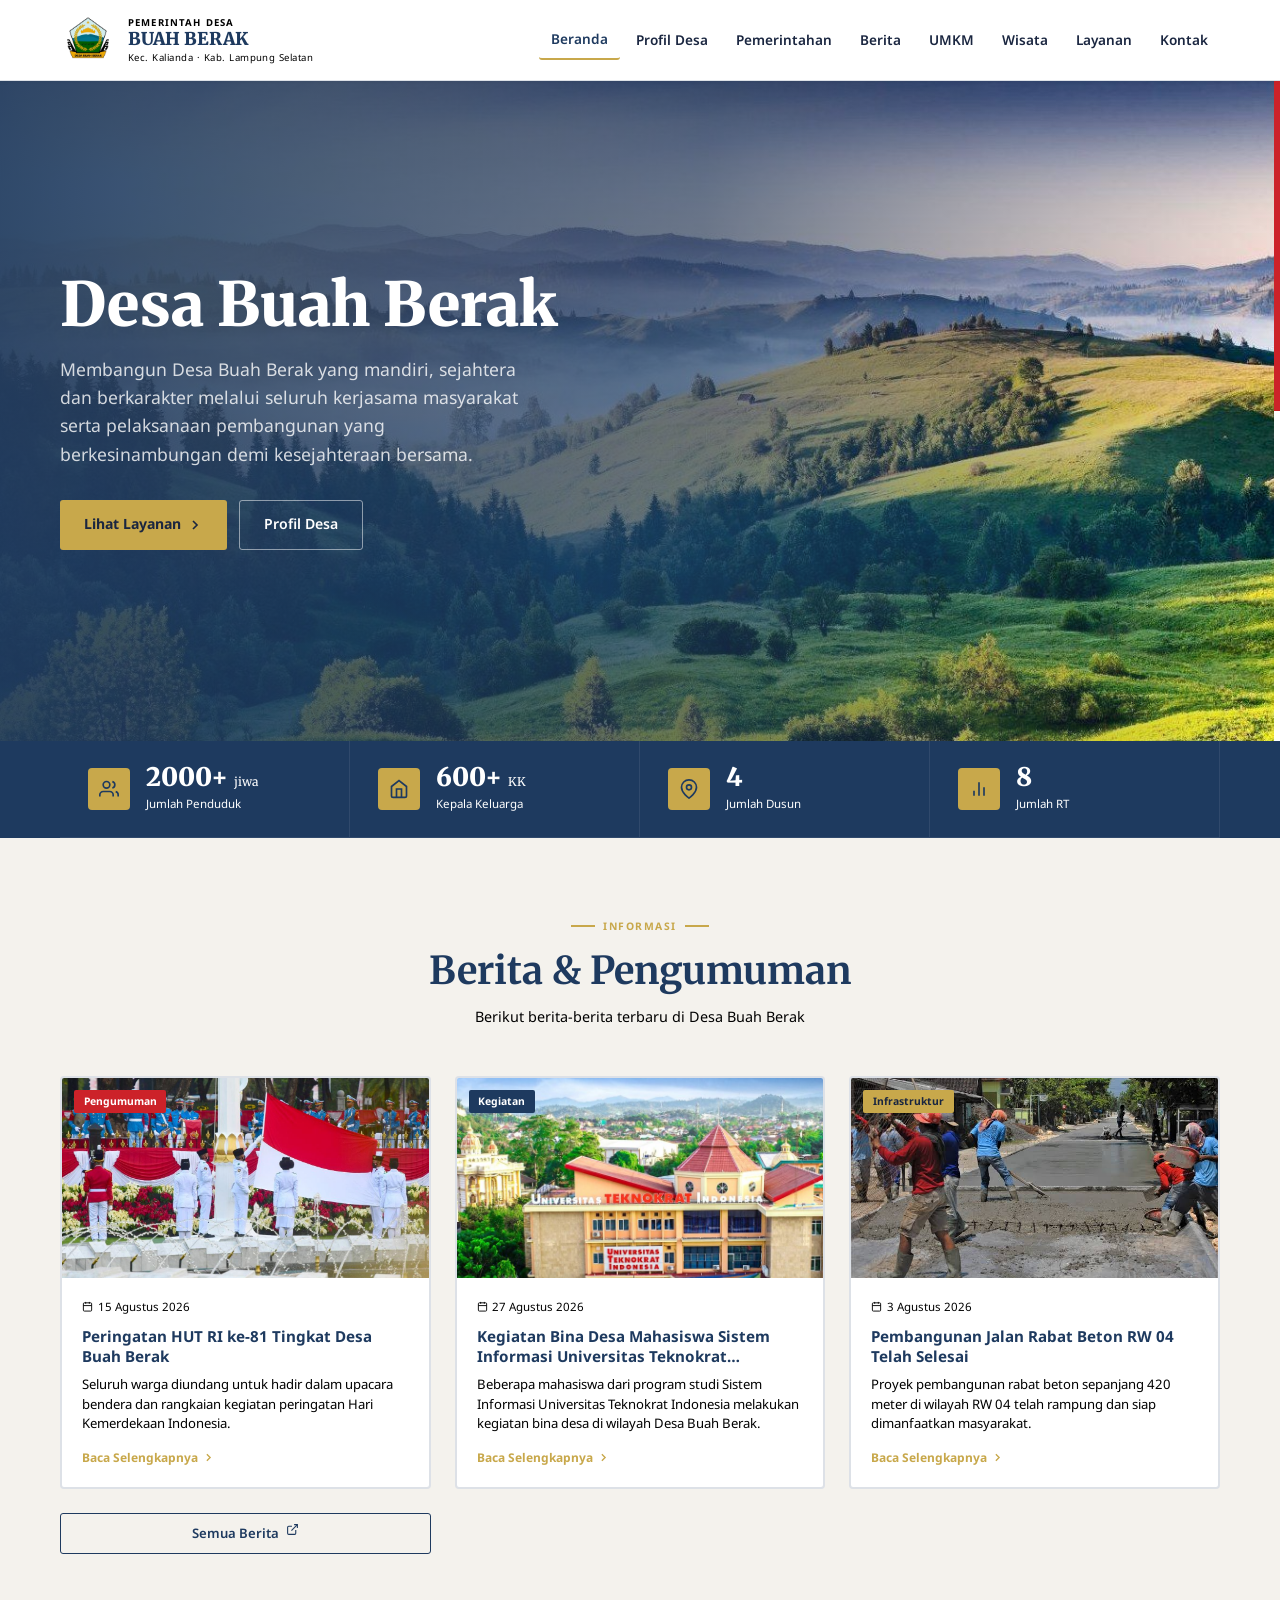
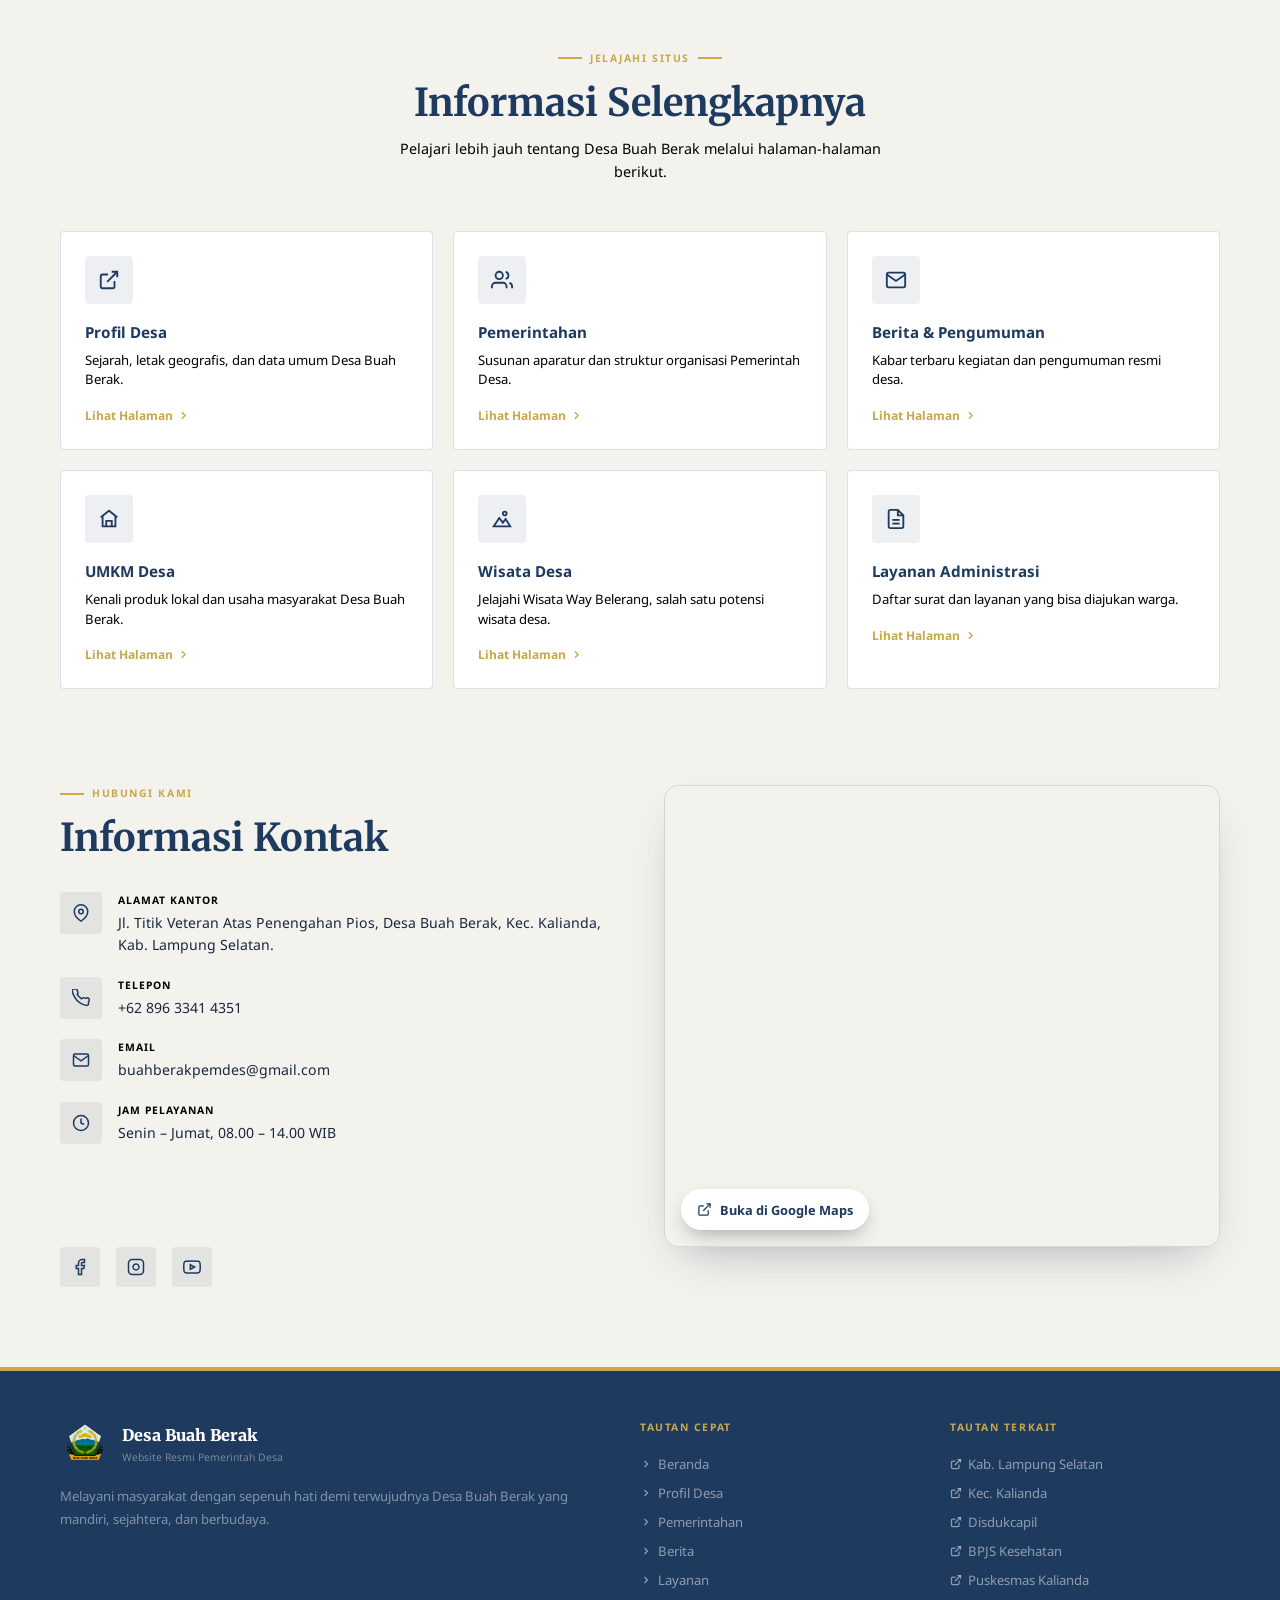
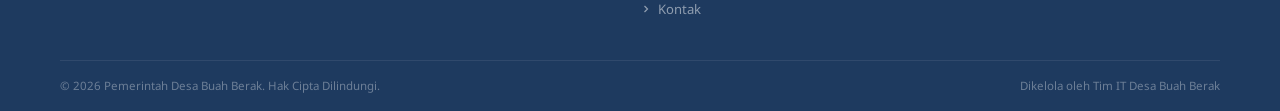
<file: index.html>
<!DOCTYPE html>
<html lang="id">
<head>
  <meta charset="UTF-8" />
  <meta name="viewport" content="width=device-width, initial-scale=1.0" />
  <title>Website Desa Buah Berak</title>
  <link rel="preconnect" href="https://fonts.googleapis.com" />
  <link rel="preconnect" href="https://fonts.gstatic.com" crossorigin />
  <link href="https://fonts.googleapis.com/css2?family=Merriweather:wght@400;700;900&family=Noto+Sans:wght@400;500;600;700&display=swap" rel="stylesheet" />
  <link rel="stylesheet" href="css/style.css" />
</head>
<body>

  <!-- ═══ HEADER ═══ -->
  <header class="header">
    <div class="container inner">
      <div class="logo-area">
        <img src="img/LogoDesaBuahBerak.png" alt="Logo Desa Buah Berak" />
        <div class="logo-text">
          <div class="kecamatan">Pemerintah Desa</div>
          <div class="desa-name">BUAH BERAK</div>
          <div class="sub">Kec. Kalianda &middot; Kab. Lampung Selatan</div>
        </div>
      </div>

      <nav class="nav">
        <a href="index.html#beranda" class="active">Beranda</a>
        <a href="profil.html">Profil Desa</a>
        <a href="pemerintahan.html">Pemerintahan</a>
        <a href="berita.html">Berita</a>
        <a href="umkm.html">UMKM</a>
        <a href="wisata.html">Wisata</a>
        <a href="layanan.html">Layanan</a>
        <a href="index.html#kontak">Kontak</a>
      </nav>

      <button class="hamburger" id="hamburger" aria-label="Menu">
        <span></span><span></span><span></span>
      </button>
    </div>

    <nav class="mobile-nav" id="mobileNav">
      <a href="index.html#beranda" onclick="closeMobileNav()">Beranda</a>
      <a href="profil.html" onclick="closeMobileNav()">Profil Desa</a>
      <a href="pemerintahan.html" onclick="closeMobileNav()">Pemerintahan</a>
      <a href="berita.html" onclick="closeMobileNav()">Berita</a>
      <a href="umkm.html" onclick="closeMobileNav()">UMKM</a>
      <a href="wisata.html" onclick="closeMobileNav()">Wisata</a>
      <a href="layanan.html" onclick="closeMobileNav()">Layanan</a>
      <a href="index.html#kontak" onclick="closeMobileNav()">Kontak</a>
    </nav>
  </header>

<section class="hero" id="beranda">
    <img
      class="hero-img"
      src="img/profil.jpg"
    />
    <div class="hero-overlay"></div>
    <div class="hero-stripe"><div class="red"></div><div class="white"></div></div>
    <div class="hero-content container">
      <div class="hero-inner">
        <h1>Desa Buah Berak</h1>
        <p>Membangun Desa Buah Berak yang mandiri, sejahtera dan berkarakter melalui seluruh kerjasama
           masyarakat serta pelaksanaan pembangunan yang berkesinambungan demi kesejahteraan bersama.</p>
        <div class="hero-btns">
          <a href="layanan.html" class="btn-primary">
            Lihat Layanan
            <svg viewBox="0 0 24 24" width="16" height="16" stroke="currentColor" fill="none" stroke-width="2.5"><polyline points="9 18 15 12 9 6"/></svg>
          </a>
          <a href="profil.html" class="btn-outline">Profil Desa</a>
        </div>
      </div>
    </div>
  </section>

<section class="stats">
    <div class="container">
      <div class="stats-grid">
        <!-- Penduduk -->
        <div class="stat-item">
          <div class="stat-icon">
            <svg viewBox="0 0 24 24"><path d="M17 21v-2a4 4 0 00-4-4H5a4 4 0 00-4 4v2"/><circle cx="9" cy="7" r="4"/><path d="M23 21v-2a4 4 0 00-3-3.87"/><path d="M16 3.13a4 4 0 010 7.75"/></svg>
          </div>
          <div>
            <div class="stat-val">2000+ <span class="stat-unit">jiwa</span></div>
            <div class="stat-label">Jumlah Penduduk</div>
          </div>
        </div>
        <!-- KK -->
        <div class="stat-item">
          <div class="stat-icon">
            <svg viewBox="0 0 24 24"><path d="M3 9l9-7 9 7v11a2 2 0 01-2 2H5a2 2 0 01-2-2z"/><polyline points="9 22 9 12 15 12 15 22"/></svg>
          </div>
          <div>
            <div class="stat-val">600+ <span class="stat-unit">KK</span></div>
            <div class="stat-label">Kepala Keluarga</div>
          </div>
        </div>
        <!-- Luas -->
        <div class="stat-item">
          <div class="stat-icon">
            <svg viewBox="0 0 24 24"><path d="M21 10c0 7-9 13-9 13S3 17 3 10a9 9 0 0118 0z"/><circle cx="12" cy="10" r="3"/></svg>
          </div>
          <div>
            <div class="stat-val">4</div>
            <div class="stat-label">Jumlah Dusun</div>
          </div>
        </div>
        <!-- RT/RW -->
        <div class="stat-item">
          <div class="stat-icon">
            <svg viewBox="0 0 24 24"><line x1="18" y1="20" x2="18" y2="10"/><line x1="12" y1="20" x2="12" y2="4"/><line x1="6" y1="20" x2="6" y2="14"/></svg>
          </div>
          <div>
            <div class="stat-val">8</div>
            <div class="stat-label">Jumlah RT</div>
          </div>
        </div>
      </div>
    </div>
  </section>

  <!-- ═══ BERITA TERBARU ═══ -->
<section class="berita-home" id="berita">
    <div class="container">
      <div class="section-header">
        <div class="section-label" style="justify-content:center;">Informasi</div>
        <h2 class="section-title">Berita & Pengumuman</h2>
        <p>Berikut berita-berita terbaru di Desa Buah Berak</p>
      </div>

      <div class="berita-grid">
        <article class="berita-card">
          <div class="berita-thumb">
            <img src="img/hut-ri.jpeg" alt="HUT RI ke-81" />
            <span class="berita-badge badge-pengumuman">Pengumuman</span>
          </div>
          <div class="berita-body">
            <div class="berita-date">
              <svg viewBox="0 0 24 24"><rect x="3" y="4" width="18" height="18" rx="2"/><line x1="16" y1="2" x2="16" y2="6"/><line x1="8" y1="2" x2="8" y2="6"/><line x1="3" y1="10" x2="21" y2="10"/></svg>
              15 Agustus 2026
            </div>
            <h3>Peringatan HUT RI ke-81 Tingkat Desa Buah Berak</h3>
            <p>Seluruh warga diundang untuk hadir dalam upacara bendera dan rangkaian kegiatan peringatan Hari Kemerdekaan Indonesia.</p>
            <a class="berita-more" href="berita-detail.html?id=hut-ri">Baca Selengkapnya <svg viewBox="0 0 24 24"><polyline points="9 18 15 12 9 6"/></svg></a>
          </div>
        </article>

        <article class="berita-card">
          <div class="berita-thumb">
            <img src="img/tekno.jpg" alt="Musyawarah Desa" />
            <span class="berita-badge badge-kegiatan">Kegiatan</span>
          </div>
          <div class="berita-body">
            <div class="berita-date">
              <svg viewBox="0 0 24 24"><rect x="3" y="4" width="18" height="18" rx="2"/><line x1="16" y1="2" x2="16" y2="6"/><line x1="8" y1="2" x2="8" y2="6"/><line x1="3" y1="10" x2="21" y2="10"/></svg>
              27 Agustus 2026
            </div>
            <h3>Kegiatan Bina Desa Mahasiswa Sistem Informasi Universitas Teknokrat Indonesia</h3>
            <p>Beberapa mahasiswa dari program studi Sistem Informasi Universitas Teknokrat Indonesia melakukan kegiatan bina desa di wilayah Desa Buah Berak.</p>
            <a class="berita-more" href="berita-detail.html?id=bina-desa">Baca Selengkapnya <svg viewBox="0 0 24 24"><polyline points="9 18 15 12 9 6"/></svg></a>
          </div>
        </article>

        <article class="berita-card">
          <div class="berita-thumb">
            <img src="img/jalan.jpeg" alt="Pembangunan Jalan" />
            <span class="berita-badge badge-infrastruktur">Infrastruktur</span>
          </div>
          <div class="berita-body">
            <div class="berita-date">
              <svg viewBox="0 0 24 24"><rect x="3" y="4" width="18" height="18" rx="2"/><line x1="16" y1="2" x2="16" y2="6"/><line x1="8" y1="2" x2="8" y2="6"/><line x1="3" y1="10" x2="21" y2="10"/></svg>
              3 Agustus 2026
            </div>
            <h3>Pembangunan Jalan Rabat Beton RW 04 Telah Selesai</h3>
            <p>Proyek pembangunan rabat beton sepanjang 420 meter di wilayah RW 04 telah rampung dan siap dimanfaatkan masyarakat.</p>
            <a class="berita-more" href="berita-detail.html?id=jalan-rabat">Baca Selengkapnya <svg viewBox="0 0 24 24"><polyline points="9 18 15 12 9 6"/></svg></a>
          </div>
        </article>
        <a href="berita.html" class="btn-semua">
          Semua Berita
          <svg viewBox="0 0 24 24"><path d="M18 13v6a2 2 0 01-2 2H5a2 2 0 01-2-2V8a2 2 0 012-2h6"/><polyline points="15 3 21 3 21 9"/><line x1="10" y1="14" x2="21" y2="3"/></svg>
        </a>
      </div>
    </div>
  </section>

  <!-- ═══ SEKILAS INFORMASI ═══ -->
  <section class="layanan" style="background:var(--bg);padding:1rem 0 1rem;">
    <div class="container">
      <div class="section-header">
        <div class="section-label" style="justify-content:center;">Jelajahi Situs</div>
        <h2 class="section-title">Informasi Selengkapnya</h2>
        <p>Pelajari lebih jauh tentang Desa Buah Berak melalui halaman-halaman berikut.</p>
      </div>
      <div class="layanan-grid">
        <a href="profil.html" class="layanan-card" style="display:block;">
          <div class="layanan-icon"><svg viewBox="0 0 24 24"><path d="M18 13v6a2 2 0 01-2 2H5a2 2 0 01-2-2V8a2 2 0 012-2h6"/><polyline points="15 3 21 3 21 9"/><line x1="10" y1="14" x2="21" y2="3"/></svg></div>
          <h3>Profil Desa</h3>
          <p>Sejarah, letak geografis, dan data umum Desa Buah Berak.</p>
          <div class="layanan-more">Lihat Halaman <svg viewBox="0 0 24 24"><polyline points="9 18 15 12 9 6"/></svg></div>
        </a>
        <a href="pemerintahan.html" class="layanan-card" style="display:block;">
          <div class="layanan-icon"><svg viewBox="0 0 24 24"><path d="M17 21v-2a4 4 0 00-4-4H5a4 4 0 00-4 4v2"/><circle cx="9" cy="7" r="4"/><path d="M23 21v-2a4 4 0 00-3-3.87"/><path d="M16 3.13a4 4 0 010 7.75"/></svg></div>
          <h3>Pemerintahan</h3>
          <p>Susunan aparatur dan struktur organisasi Pemerintah Desa.</p>
          <div class="layanan-more">Lihat Halaman <svg viewBox="0 0 24 24"><polyline points="9 18 15 12 9 6"/></svg></div>
        </a>
        <a href="berita.html" class="layanan-card" style="display:block;">
          <div class="layanan-icon"><svg viewBox="0 0 24 24"><path d="M4 4h16c1.1 0 2 .9 2 2v12c0 1.1-.9 2-2 2H4c-1.1 0-2-.9-2-2V6c0-1.1.9-2 2-2z"/><polyline points="22,6 12,13 2,6"/></svg></div>
          <h3>Berita &amp; Pengumuman</h3>
          <p>Kabar terbaru kegiatan dan pengumuman resmi desa.</p>
          <div class="layanan-more">Lihat Halaman <svg viewBox="0 0 24 24"><polyline points="9 18 15 12 9 6"/></svg></div>
        </a>
        <a href="umkm.html" class="layanan-card" style="display:block;">
          <div class="layanan-icon"><svg viewBox="0 0 24 24"><path d="M3 10l9-7 9 7"/><path d="M5 9v11h14V9"/><path d="M9 20v-6h6v6"/></svg></div>
          <h3>UMKM Desa</h3>
          <p>Kenali produk lokal dan usaha masyarakat Desa Buah Berak.</p>
          <div class="layanan-more">Lihat Halaman <svg viewBox="0 0 24 24"><polyline points="9 18 15 12 9 6"/></svg></div>
        </a>
        <a href="wisata.html" class="layanan-card" style="display:block;">
          <div class="layanan-icon"><svg viewBox="0 0 24 24"><path d="M3 20l6-9 4 5 3-4 5 8H3z"/><path d="M17 6a2 2 0 11-4 0 2 2 0 014 0z"/></svg></div>
          <h3>Wisata Desa</h3>
          <p>Jelajahi Wisata Way Belerang, salah satu potensi wisata desa.</p>
          <div class="layanan-more">Lihat Halaman <svg viewBox="0 0 24 24"><polyline points="9 18 15 12 9 6"/></svg></div>
        </a>
        <a href="layanan.html" class="layanan-card" style="display:block;">
          <div class="layanan-icon"><svg viewBox="0 0 24 24"><path d="M14 2H6a2 2 0 00-2 2v16a2 2 0 002 2h12a2 2 0 002-2V8z"/><polyline points="14 2 14 8 20 8"/><line x1="16" y1="13" x2="8" y2="13"/><line x1="16" y1="17" x2="8" y2="17"/></svg></div>
          <h3>Layanan Administrasi</h3>
          <p>Daftar surat dan layanan yang bisa diajukan warga.</p>
          <div class="layanan-more">Lihat Halaman <svg viewBox="0 0 24 24"><polyline points="9 18 15 12 9 6"/></svg></div>
        </a>
      </div>
    </div>
  </section>

<section class="kontak" id="kontak">
    <div class="container">
      <div class="kontak-grid">
        
        <!-- Info -->
        <div>
          <div class="section-label left"><span class="bar"></span> Hubungi Kami</div>
          <h2 class="section-title">Informasi Kontak</h2>
          <div class="kontak-info-items">
            <div class="kontak-item">
              <div class="kontak-icon"><svg viewBox="0 0 24 24"><path d="M21 10c0 7-9 13-9 13S3 17 3 10a9 9 0 0118 0z"/><circle cx="12" cy="10" r="3"/></svg></div>
              <div>
                <div class="kontak-label">Alamat Kantor</div>
                <div class="kontak-val">Jl. Titik Veteran Atas Penengahan Pios, Desa Buah Berak, Kec. Kalianda, Kab. Lampung Selatan.</div>
              </div>
            </div>
            <div class="kontak-item">
              <div class="kontak-icon"><svg viewBox="0 0 24 24"><path d="M22 16.92v3a2 2 0 01-2.18 2 19.79 19.79 0 01-8.63-3.07A19.5 19.5 0 013.07 9.8 19.79 19.79 0 01.15 1.18 2 2 0 012.11 0h3a2 2 0 012 1.72c.127.96.361 1.903.7 2.81a2 2 0 01-.45 2.11L6.91 7.09a16 16 0 006 6l.86-.86a2 2 0 012.11-.45c.907.339 1.85.573 2.81.7A2 2 0 0122 16.92z"/></svg></div>
              <div>
                <div class="kontak-label">Telepon</div>
                <div class="kontak-val">+62 896 3341 4351</div>
              </div>
            </div>
            <div class="kontak-item">
              <div class="kontak-icon"><svg viewBox="0 0 24 24"><path d="M4 4h16c1.1 0 2 .9 2 2v12c0 1.1-.9 2-2 2H4c-1.1 0-2-.9-2-2V6c0-1.1.9-2 2-2z"/><polyline points="22,6 12,13 2,6"/></svg></div>
              <div>
                <div class="kontak-label">Email</div>
                <div class="kontak-val">buahberakpemdes@gmail.com</div>
              </div>
            </div>
              
          <div class="kontak-item">
              <div class="kontak-icon"><svg viewBox="0 0 24 24"><circle cx="12" cy="12" r="10"/><polyline points="12 6 12 12 16 14"/></svg></div>
              <div>
                <div class="kontak-label">Jam Pelayanan</div>
                <div class="kontak-val">Senin – Jumat, 08.00 – 14.00 WIB</div>
              </div>
            </div>
          </div>
          <div class="sosmed">
          </div>
        </div>

        <!-- Peta Lokasi -->
        <div class="map-card">
          <iframe title="Peta Lokasi Desa Buah Berak" loading="lazy" src="https://www.google.com/maps?q=Buah%20Berak%2C%20Kalianda%2C%20Lampung%20Selatan&output=embed"></iframe>
          <a href="https://www.google.com/maps?q=Buah+Berak,+Kalianda,+Lampung+Selatan" target="_blank" rel="noopener" class="map-badge">
            <svg viewBox="0 0 24 24"><path d="M18 13v6a2 2 0 01-2 2H5a2 2 0 01-2-2V8a2 2 0 012-2h6"/><polyline points="15 3 21 3 21 9"/><line x1="10" y1="14" x2="21" y2="3"/></svg>
            Buka di Google Maps
          </a>
        </div>
      </div>
        <div class="sosmed">
            <a href="#" class="sosmed-btn" aria-label="Facebook">
              <svg viewBox="0 0 24 24"><path d="M18 2h-3a5 5 0 00-5 5v3H7v4h3v8h4v-8h3l1-4h-4V7a1 1 0 011-1h3z"/></svg>
            </a>
            <a href="#" class="sosmed-btn" aria-label="Instagram">
              <svg viewBox="0 0 24 24"><rect x="2" y="2" width="20" height="20" rx="5"/><path d="M16 11.37A4 4 0 1112.63 8 4 4 0 0116 11.37z"/><line x1="17.5" y1="6.5" x2="17.51" y2="6.5"/></svg>
            </a>
            <a href="#" class="sosmed-btn" aria-label="YouTube">
              <svg viewBox="0 0 24 24"><path d="M22.54 6.42a2.78 2.78 0 00-1.95-1.96C18.88 4 12 4 12 4s-6.88 0-8.59.46A2.78 2.78 0 001.46 6.42 29 29 0 001 12a29 29 0 00.46 5.58 2.78 2.78 0 001.95 1.96C5.12 20 12 20 12 20s6.88 0 8.59-.46a2.78 2.78 0 001.95-1.96A29 29 0 0023 12a29 29 0 00-.46-5.58z"/><polygon points="9.75 15.02 15.5 12 9.75 8.98 9.75 15.02"/></svg>
            </a>
          </div>
        </div>
  </section>

<!-- ═══ FOOTER ═══ -->
  <footer class="footer">
    <div class="container">
      <div class="footer-grid">
        <!-- Brand -->
        <div>
          <div class="footer-brand">
            <img src="img/LogoDesaBuahBerak.png" alt="Logo Desa Buah Berak" />
            <div>
              <div class="footer-brand-name">Desa Buah Berak</div>
              <div class="footer-brand-sub">Website Resmi Pemerintah Desa</div>
            </div>
          </div>
          <p class="footer-desc">Melayani masyarakat dengan sepenuh hati demi terwujudnya Desa Buah Berak yang mandiri, sejahtera, dan berbudaya.</p>
        </div>
        <!-- Tautan cepat -->
        <div>
          <div class="footer-heading">Tautan Cepat</div>
          <ul class="footer-links">
            <li><a href="index.html#beranda"><svg viewBox="0 0 24 24"><polyline points="9 18 15 12 9 6"/></svg> Beranda</a></li>
            <li><a href="profil.html"><svg viewBox="0 0 24 24"><polyline points="9 18 15 12 9 6"/></svg> Profil Desa</a></li>
            <li><a href="pemerintahan.html"><svg viewBox="0 0 24 24"><polyline points="9 18 15 12 9 6"/></svg> Pemerintahan</a></li>
            <li><a href="berita.html"><svg viewBox="0 0 24 24"><polyline points="9 18 15 12 9 6"/></svg> Berita</a></li>
            <li><a href="layanan.html"><svg viewBox="0 0 24 24"><polyline points="9 18 15 12 9 6"/></svg> Layanan</a></li>
            <li><a href="index.html#kontak"><svg viewBox="0 0 24 24"><polyline points="9 18 15 12 9 6"/></svg> Kontak</a></li>
          </ul>
        </div>
        <!-- Tautan terkait -->
        <div>
          <div class="footer-heading">Tautan Terkait</div>
          <ul class="footer-links">
            <li><a href="#"><svg viewBox="0 0 24 24"><path d="M18 13v6a2 2 0 01-2 2H5a2 2 0 01-2-2V8a2 2 0 012-2h6"/><polyline points="15 3 21 3 21 9"/><line x1="10" y1="14" x2="21" y2="3"/></svg> Kab. Lampung Selatan</a></li>
            <li><a href="#"><svg viewBox="0 0 24 24"><path d="M18 13v6a2 2 0 01-2 2H5a2 2 0 01-2-2V8a2 2 0 012-2h6"/><polyline points="15 3 21 3 21 9"/><line x1="10" y1="14" x2="21" y2="3"/></svg> Kec. Kalianda</a></li>
            <li><a href="#"><svg viewBox="0 0 24 24"><path d="M18 13v6a2 2 0 01-2 2H5a2 2 0 01-2-2V8a2 2 0 012-2h6"/><polyline points="15 3 21 3 21 9"/><line x1="10" y1="14" x2="21" y2="3"/></svg> Disdukcapil</a></li>
            <li><a href="#"><svg viewBox="0 0 24 24"><path d="M18 13v6a2 2 0 01-2 2H5a2 2 0 01-2-2V8a2 2 0 012-2h6"/><polyline points="15 3 21 3 21 9"/><line x1="10" y1="14" x2="21" y2="3"/></svg> BPJS Kesehatan</a></li>
            <li><a href="#"><svg viewBox="0 0 24 24"><path d="M18 13v6a2 2 0 01-2 2H5a2 2 0 01-2-2V8a2 2 0 012-2h6"/><polyline points="15 3 21 3 21 9"/><line x1="10" y1="14" x2="21" y2="3"/></svg> Puskesmas Kalianda</a></li>
          </ul>
        </div>
      </div>

      <div class="footer-bottom">
        <span>© 2026 Pemerintah Desa Buah Berak. Hak Cipta Dilindungi.</span>
        <span>Dikelola oleh Tim IT Desa Buah Berak</span>
      </div>
    </div>
  </footer>

  <script src="js/script.js"></script>

</body>
</html>
</file>
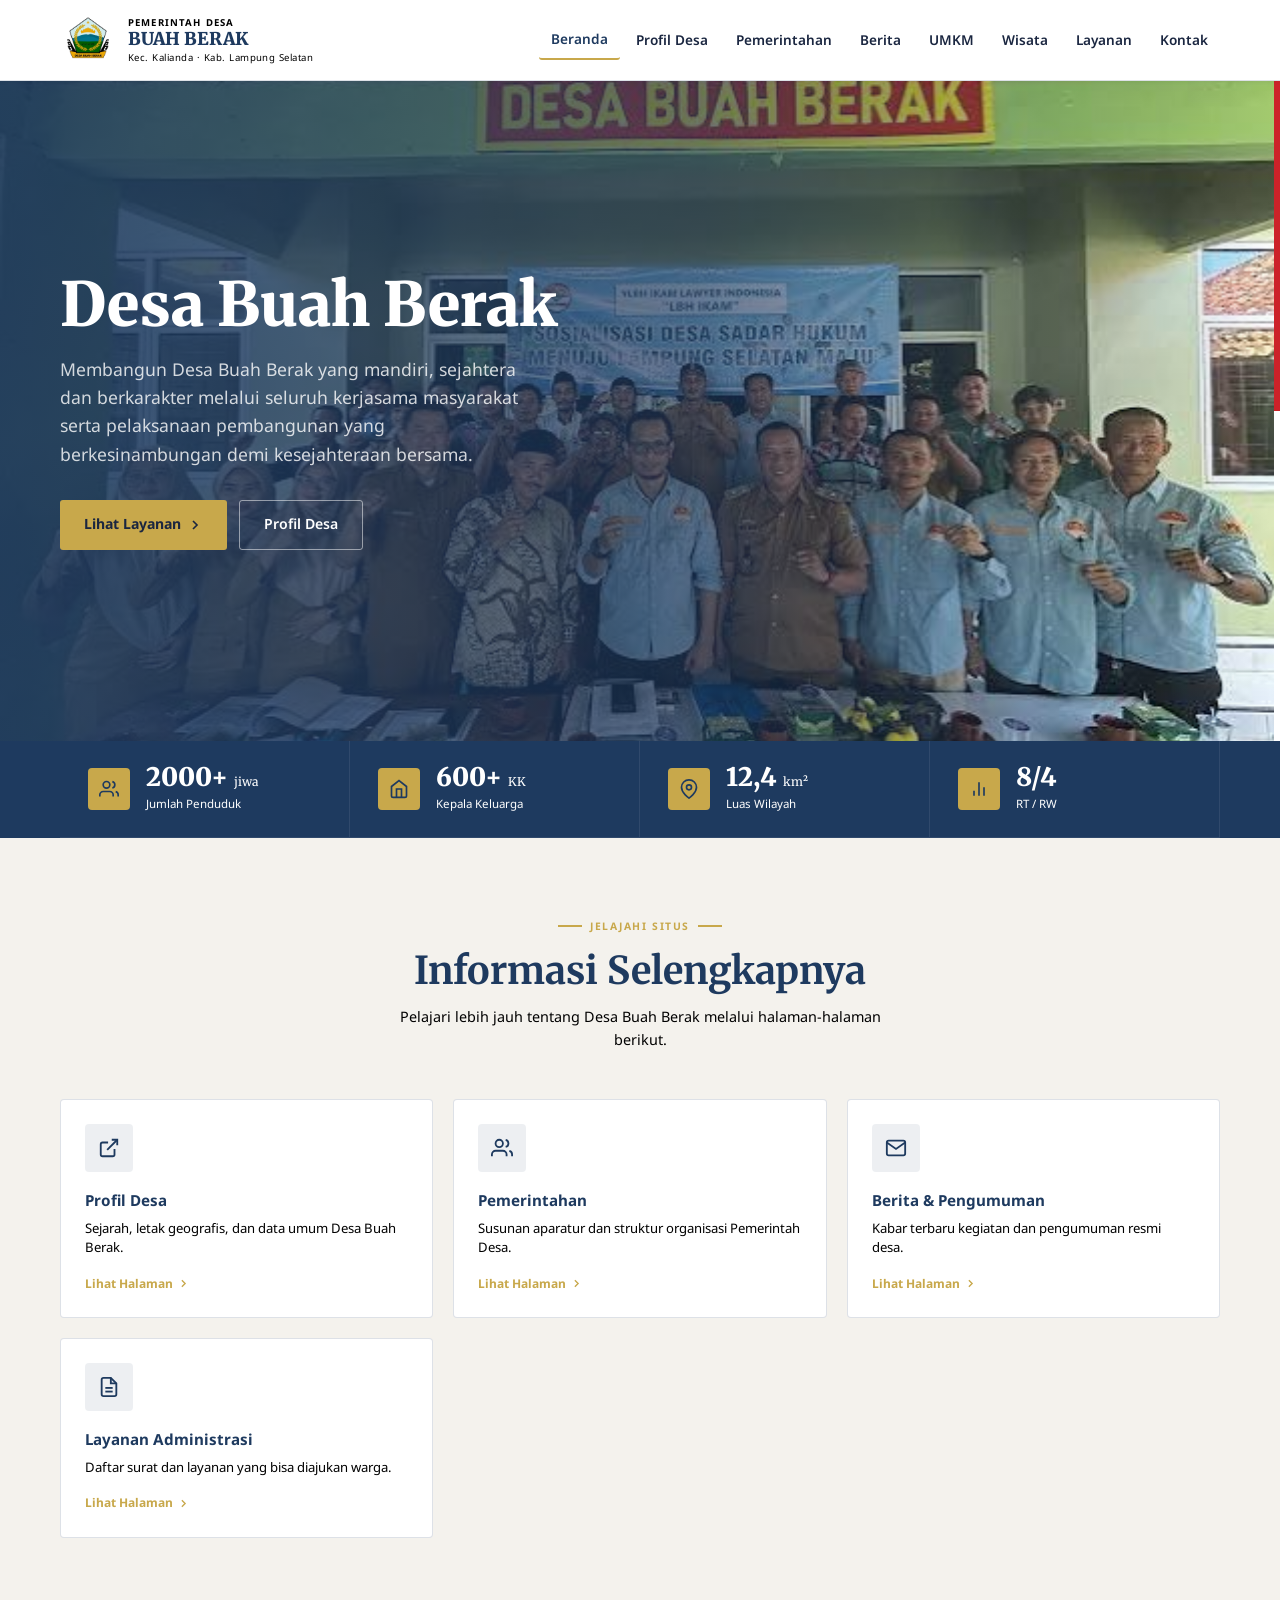
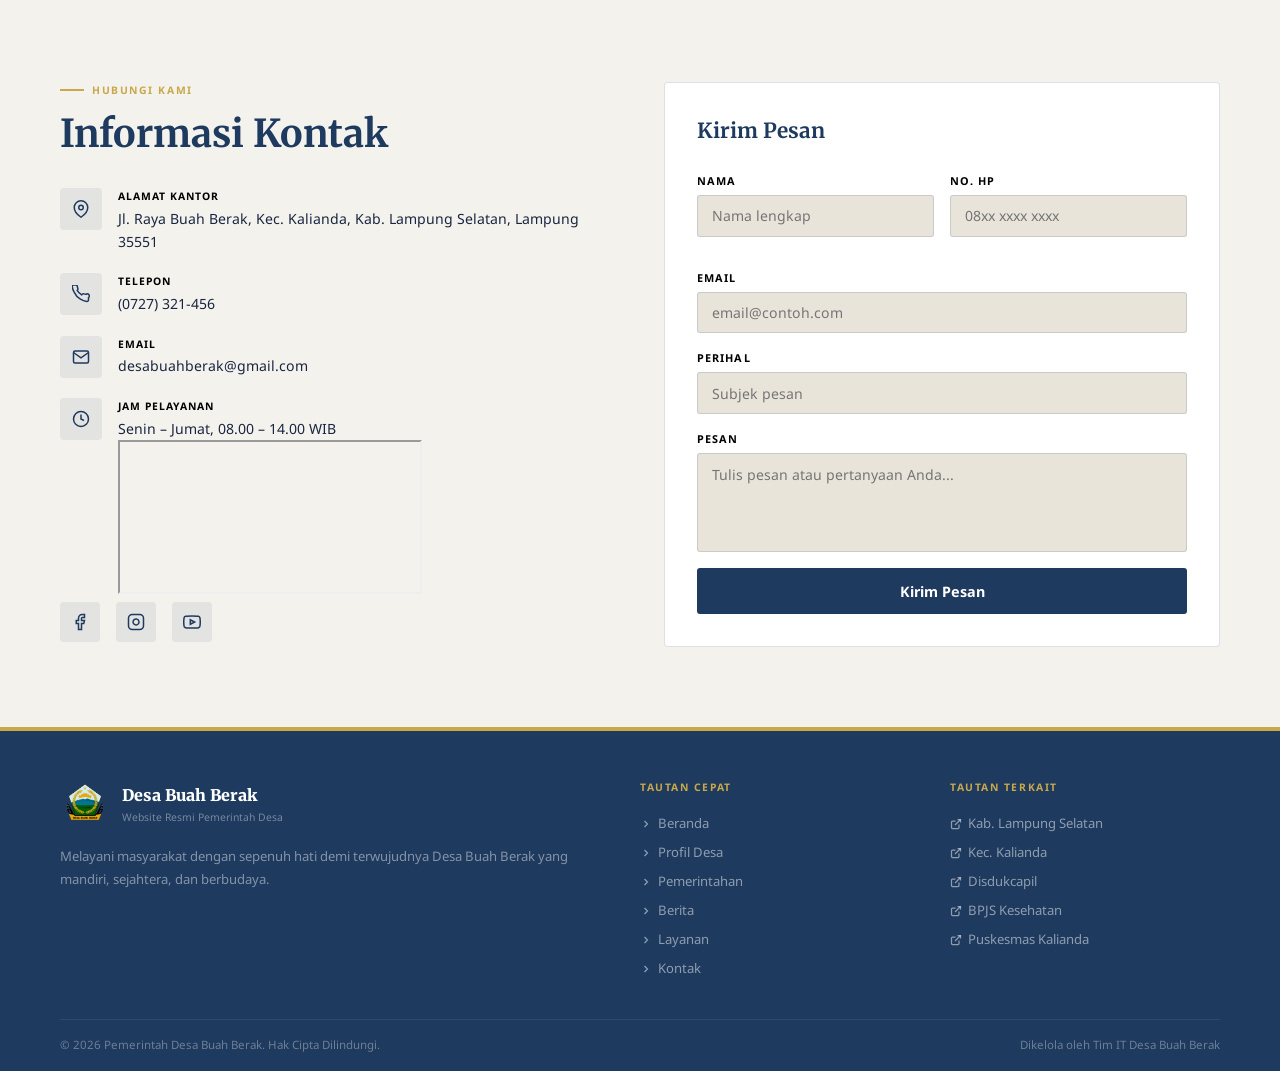
<file: beranda.html>
<!DOCTYPE html>
<html lang="id">
<head>
  <meta charset="UTF-8" />
  <meta name="viewport" content="width=device-width, initial-scale=1.0" />
  <title>Website Resmi Desa Buah Berak – Kec. Kalianda, Kab. Lampung Selatan</title>
  <link rel="preconnect" href="https://fonts.googleapis.com" />
  <link rel="preconnect" href="https://fonts.gstatic.com" crossorigin />
  <link href="https://fonts.googleapis.com/css2?family=Merriweather:wght@400;700;900&family=Noto+Sans:wght@400;500;600;700&display=swap" rel="stylesheet" />
  <link rel="stylesheet" href="css/style.css" />
</head>
<body>

  <!-- ═══ HEADER ═══ -->
  <header class="header">
    <div class="container inner">
      <div class="logo-area">
        <img src="img/LogoDesaBuahBerak.png" alt="Logo Desa Buah Berak" />
        <div class="logo-text">
          <div class="kecamatan">Pemerintah Desa</div>
          <div class="desa-name">BUAH BERAK</div>
          <div class="sub">Kec. Kalianda &middot; Kab. Lampung Selatan</div>
        </div>
      </div>

      <nav class="nav">
        <a href="index.html#beranda" class="active">Beranda</a>
        <a href="profil.html">Profil Desa</a>
        <a href="pemerintahan.html">Pemerintahan</a>
        <a href="berita.html">Berita</a>
        <a href="umkm.html">UMKM</a>
        <a href="wisata.html">Wisata</a>
        <a href="layanan.html">Layanan</a>
        <a href="index.html#kontak">Kontak</a>
      </nav>

      <button class="hamburger" id="hamburger" aria-label="Menu">
        <span></span><span></span><span></span>
      </button>
    </div>

    <nav class="mobile-nav" id="mobileNav">
      <a href="index.html#beranda" onclick="closeMobileNav()">Beranda</a>
      <a href="profil.html" onclick="closeMobileNav()">Profil Desa</a>
      <a href="pemerintahan.html" onclick="closeMobileNav()">Pemerintahan</a>
      <a href="berita.html" onclick="closeMobileNav()">Berita</a>
      <a href="umkm.html" onclick="closeMobileNav()">UMKM</a>
      <a href="wisata.html" onclick="closeMobileNav()">Wisata</a>
      <a href="layanan.html" onclick="closeMobileNav()">Layanan</a>
      <a href="index.html#kontak" onclick="closeMobileNav()">Kontak</a>
    </nav>
  </header>

<section class="hero" id="beranda">
    <img
      class="hero-img"
      src="img/profil-desa.jpeg"
    />
    <div class="hero-overlay"></div>
    <div class="hero-stripe"><div class="red"></div><div class="white"></div></div>
    <div class="hero-content container">
      <div class="hero-inner">
        <h1>Desa Buah Berak</h1>
        <p>Membangun Desa Buah Berak yang mandiri, sejahtera dan berkarakter melalui seluruh kerjasama
           masyarakat serta pelaksanaan pembangunan yang berkesinambungan demi kesejahteraan bersama.</p>
        <div class="hero-btns">
          <a href="#layanan" class="btn-primary">
            Lihat Layanan
            <svg viewBox="0 0 24 24" width="16" height="16" stroke="currentColor" fill="none" stroke-width="2.5"><polyline points="9 18 15 12 9 6"/></svg>
          </a>
          <a href="profil.html" class="btn-outline">Profil Desa</a>
        </div>
      </div>
    </div>
  </section>

<section class="stats">
    <div class="container">
      <div class="stats-grid">
        <!-- Penduduk -->
        <div class="stat-item">
          <div class="stat-icon">
            <svg viewBox="0 0 24 24"><path d="M17 21v-2a4 4 0 00-4-4H5a4 4 0 00-4 4v2"/><circle cx="9" cy="7" r="4"/><path d="M23 21v-2a4 4 0 00-3-3.87"/><path d="M16 3.13a4 4 0 010 7.75"/></svg>
          </div>
          <div>
            <div class="stat-val">2000+ <span class="stat-unit">jiwa</span></div>
            <div class="stat-label">Jumlah Penduduk</div>
          </div>
        </div>
        <!-- KK -->
        <div class="stat-item">
          <div class="stat-icon">
            <svg viewBox="0 0 24 24"><path d="M3 9l9-7 9 7v11a2 2 0 01-2 2H5a2 2 0 01-2-2z"/><polyline points="9 22 9 12 15 12 15 22"/></svg>
          </div>
          <div>
            <div class="stat-val">600+ <span class="stat-unit">KK</span></div>
            <div class="stat-label">Kepala Keluarga</div>
          </div>
        </div>
        <!-- Luas -->
        <div class="stat-item">
          <div class="stat-icon">
            <svg viewBox="0 0 24 24"><path d="M21 10c0 7-9 13-9 13S3 17 3 10a9 9 0 0118 0z"/><circle cx="12" cy="10" r="3"/></svg>
          </div>
          <div>
            <div class="stat-val">12,4 <span class="stat-unit">km²</span></div>
            <div class="stat-label">Luas Wilayah</div>
          </div>
        </div>
        <!-- RT/RW -->
        <div class="stat-item">
          <div class="stat-icon">
            <svg viewBox="0 0 24 24"><line x1="18" y1="20" x2="18" y2="10"/><line x1="12" y1="20" x2="12" y2="4"/><line x1="6" y1="20" x2="6" y2="14"/></svg>
          </div>
          <div>
            <div class="stat-val">8/4</div>
            <div class="stat-label">RT / RW</div>
          </div>
        </div>
      </div>
    </div>
  </section>

  <!-- ═══ SEKILAS INFORMASI ═══ -->
  <section class="layanan" style="background:var(--bg);padding:5rem 0 4rem;">
    <div class="container">
      <div class="section-header">
        <div class="section-label" style="justify-content:center;">Jelajahi Situs</div>
        <h2 class="section-title">Informasi Selengkapnya</h2>
        <p>Pelajari lebih jauh tentang Desa Buah Berak melalui halaman-halaman berikut.</p>
      </div>
      <div class="layanan-grid">
        <a href="profil.html" class="layanan-card" style="display:block;">
          <div class="layanan-icon"><svg viewBox="0 0 24 24"><path d="M18 13v6a2 2 0 01-2 2H5a2 2 0 01-2-2V8a2 2 0 012-2h6"/><polyline points="15 3 21 3 21 9"/><line x1="10" y1="14" x2="21" y2="3"/></svg></div>
          <h3>Profil Desa</h3>
          <p>Sejarah, letak geografis, dan data umum Desa Buah Berak.</p>
          <div class="layanan-more">Lihat Halaman <svg viewBox="0 0 24 24"><polyline points="9 18 15 12 9 6"/></svg></div>
        </a>
        <a href="pemerintahan.html" class="layanan-card" style="display:block;">
          <div class="layanan-icon"><svg viewBox="0 0 24 24"><path d="M17 21v-2a4 4 0 00-4-4H5a4 4 0 00-4 4v2"/><circle cx="9" cy="7" r="4"/><path d="M23 21v-2a4 4 0 00-3-3.87"/><path d="M16 3.13a4 4 0 010 7.75"/></svg></div>
          <h3>Pemerintahan</h3>
          <p>Susunan aparatur dan struktur organisasi Pemerintah Desa.</p>
          <div class="layanan-more">Lihat Halaman <svg viewBox="0 0 24 24"><polyline points="9 18 15 12 9 6"/></svg></div>
        </a>
        <a href="berita.html" class="layanan-card" style="display:block;">
          <div class="layanan-icon"><svg viewBox="0 0 24 24"><path d="M4 4h16c1.1 0 2 .9 2 2v12c0 1.1-.9 2-2 2H4c-1.1 0-2-.9-2-2V6c0-1.1.9-2 2-2z"/><polyline points="22,6 12,13 2,6"/></svg></div>
          <h3>Berita &amp; Pengumuman</h3>
          <p>Kabar terbaru kegiatan dan pengumuman resmi desa.</p>
          <div class="layanan-more">Lihat Halaman <svg viewBox="0 0 24 24"><polyline points="9 18 15 12 9 6"/></svg></div>
        </a>
        <a href="layanan.html" class="layanan-card" style="display:block;">
          <div class="layanan-icon"><svg viewBox="0 0 24 24"><path d="M14 2H6a2 2 0 00-2 2v16a2 2 0 002 2h12a2 2 0 002-2V8z"/><polyline points="14 2 14 8 20 8"/><line x1="16" y1="13" x2="8" y2="13"/><line x1="16" y1="17" x2="8" y2="17"/></svg></div>
          <h3>Layanan Administrasi</h3>
          <p>Daftar surat dan layanan yang bisa diajukan warga.</p>
          <div class="layanan-more">Lihat Halaman <svg viewBox="0 0 24 24"><polyline points="9 18 15 12 9 6"/></svg></div>
        </a>
      </div>
    </div>
  </section>

<section class="kontak" id="kontak">
    <div class="container">
      <div class="kontak-grid">
        <!-- Info -->
        <div>
          <div class="section-label left"><span class="bar"></span> Hubungi Kami</div>
          <h2 class="section-title">Informasi Kontak</h2>
          <div class="kontak-info-items">
            <div class="kontak-item">
              <div class="kontak-icon"><svg viewBox="0 0 24 24"><path d="M21 10c0 7-9 13-9 13S3 17 3 10a9 9 0 0118 0z"/><circle cx="12" cy="10" r="3"/></svg></div>
              <div>
                <div class="kontak-label">Alamat Kantor</div>
                <div class="kontak-val">Jl. Raya Buah Berak, Kec. Kalianda, Kab. Lampung Selatan, Lampung 35551</div>
              </div>
            </div>
            <div class="kontak-item">
              <div class="kontak-icon"><svg viewBox="0 0 24 24"><path d="M22 16.92v3a2 2 0 01-2.18 2 19.79 19.79 0 01-8.63-3.07A19.5 19.5 0 013.07 9.8 19.79 19.79 0 01.15 1.18 2 2 0 012.11 0h3a2 2 0 012 1.72c.127.96.361 1.903.7 2.81a2 2 0 01-.45 2.11L6.91 7.09a16 16 0 006 6l.86-.86a2 2 0 012.11-.45c.907.339 1.85.573 2.81.7A2 2 0 0122 16.92z"/></svg></div>
              <div>
                <div class="kontak-label">Telepon</div>
                <div class="kontak-val">(0727) 321-456</div>
              </div>
            </div>
            <div class="kontak-item">
              <div class="kontak-icon"><svg viewBox="0 0 24 24"><path d="M4 4h16c1.1 0 2 .9 2 2v12c0 1.1-.9 2-2 2H4c-1.1 0-2-.9-2-2V6c0-1.1.9-2 2-2z"/><polyline points="22,6 12,13 2,6"/></svg></div>
              <div>
                <div class="kontak-label">Email</div>
                <div class="kontak-val">desabuahberak@gmail.com</div>
              </div>
            </div>
            <div class="kontak-item">
              <div class="kontak-icon"><svg viewBox="0 0 24 24"><circle cx="12" cy="12" r="10"/><polyline points="12 6 12 12 16 14"/></svg></div>
              <div>
                <div class="kontak-label">Jam Pelayanan</div>
                <div class="kontak-val">Senin – Jumat, 08.00 – 14.00 WIB</div>
                <div class="rounded-xl overflow-hidden border border-white/15 aspect-video">
          <iframe title="Peta Lokasi Desa Buah Berak" class="w-full h-full" loading="lazy" src="https://www.google.com/maps?q=Buah%20Berak%2C%20Kalianda%2C%20Lampung%20Selatan&output=embed"></iframe>
        </div>
              </div>
            </div>
          </div>
          <div class="sosmed">
            <a href="#" class="sosmed-btn" aria-label="Facebook">
              <svg viewBox="0 0 24 24"><path d="M18 2h-3a5 5 0 00-5 5v3H7v4h3v8h4v-8h3l1-4h-4V7a1 1 0 011-1h3z"/></svg>
            </a>
            <a href="#" class="sosmed-btn" aria-label="Instagram">
              <svg viewBox="0 0 24 24"><rect x="2" y="2" width="20" height="20" rx="5"/><path d="M16 11.37A4 4 0 1112.63 8 4 4 0 0116 11.37z"/><line x1="17.5" y1="6.5" x2="17.51" y2="6.5"/></svg>
            </a>
            <a href="#" class="sosmed-btn" aria-label="YouTube">
              <svg viewBox="0 0 24 24"><path d="M22.54 6.42a2.78 2.78 0 00-1.95-1.96C18.88 4 12 4 12 4s-6.88 0-8.59.46A2.78 2.78 0 001.46 6.42 29 29 0 001 12a29 29 0 00.46 5.58 2.78 2.78 0 001.95 1.96C5.12 20 12 20 12 20s6.88 0 8.59-.46a2.78 2.78 0 001.95-1.96A29 29 0 0023 12a29 29 0 00-.46-5.58z"/><polygon points="9.75 15.02 15.5 12 9.75 8.98 9.75 15.02"/></svg>
            </a>
          </div>
        </div>

        <!-- Form -->
        <div class="form-card">
          <h3>Kirim Pesan</h3>
          <form onsubmit="handleForm(event)">
            <div class="form-row">
              <div class="form-group">
                <label>Nama</label>
                <input type="text" placeholder="Nama lengkap" required />
              </div>
              <div class="form-group">
                <label>No. HP</label>
                <input type="tel" placeholder="08xx xxxx xxxx" />
              </div>
            </div>
            <div class="form-group">
              <label>Email</label>
              <input type="email" placeholder="email@contoh.com" />
            </div>
            <div class="form-group">
              <label>Perihal</label>
              <input type="text" placeholder="Subjek pesan" required />
            </div>
            <div class="form-group">
              <label>Pesan</label>
              <textarea rows="4" placeholder="Tulis pesan atau pertanyaan Anda..." required></textarea>
            </div>
            <button type="submit" class="btn-submit">Kirim Pesan</button>
          </form>
        </div>
      </div>
    </div>
  </section>

<!-- ═══ FOOTER ═══ -->
  <footer class="footer">
    <div class="container">
      <div class="footer-grid">
        <!-- Brand -->
        <div>
          <div class="footer-brand">
            <img src="img/LogoDesaBuahBerak.png" alt="Logo Desa Buah Berak" />
            <div>
              <div class="footer-brand-name">Desa Buah Berak</div>
              <div class="footer-brand-sub">Website Resmi Pemerintah Desa</div>
            </div>
          </div>
          <p class="footer-desc">Melayani masyarakat dengan sepenuh hati demi terwujudnya Desa Buah Berak yang mandiri, sejahtera, dan berbudaya.</p>
        </div>
        <!-- Tautan cepat -->
        <div>
          <div class="footer-heading">Tautan Cepat</div>
          <ul class="footer-links">
            <li><a href="index.html#beranda"><svg viewBox="0 0 24 24"><polyline points="9 18 15 12 9 6"/></svg> Beranda</a></li>
            <li><a href="profil.html"><svg viewBox="0 0 24 24"><polyline points="9 18 15 12 9 6"/></svg> Profil Desa</a></li>
            <li><a href="pemerintahan.html"><svg viewBox="0 0 24 24"><polyline points="9 18 15 12 9 6"/></svg> Pemerintahan</a></li>
            <li><a href="berita.html"><svg viewBox="0 0 24 24"><polyline points="9 18 15 12 9 6"/></svg> Berita</a></li>
            <li><a href="layanan.html"><svg viewBox="0 0 24 24"><polyline points="9 18 15 12 9 6"/></svg> Layanan</a></li>
            <li><a href="index.html#kontak"><svg viewBox="0 0 24 24"><polyline points="9 18 15 12 9 6"/></svg> Kontak</a></li>
          </ul>
        </div>
        <!-- Tautan terkait -->
        <div>
          <div class="footer-heading">Tautan Terkait</div>
          <ul class="footer-links">
            <li><a href="#"><svg viewBox="0 0 24 24"><path d="M18 13v6a2 2 0 01-2 2H5a2 2 0 01-2-2V8a2 2 0 012-2h6"/><polyline points="15 3 21 3 21 9"/><line x1="10" y1="14" x2="21" y2="3"/></svg> Kab. Lampung Selatan</a></li>
            <li><a href="#"><svg viewBox="0 0 24 24"><path d="M18 13v6a2 2 0 01-2 2H5a2 2 0 01-2-2V8a2 2 0 012-2h6"/><polyline points="15 3 21 3 21 9"/><line x1="10" y1="14" x2="21" y2="3"/></svg> Kec. Kalianda</a></li>
            <li><a href="#"><svg viewBox="0 0 24 24"><path d="M18 13v6a2 2 0 01-2 2H5a2 2 0 01-2-2V8a2 2 0 012-2h6"/><polyline points="15 3 21 3 21 9"/><line x1="10" y1="14" x2="21" y2="3"/></svg> Disdukcapil</a></li>
            <li><a href="#"><svg viewBox="0 0 24 24"><path d="M18 13v6a2 2 0 01-2 2H5a2 2 0 01-2-2V8a2 2 0 012-2h6"/><polyline points="15 3 21 3 21 9"/><line x1="10" y1="14" x2="21" y2="3"/></svg> BPJS Kesehatan</a></li>
            <li><a href="#"><svg viewBox="0 0 24 24"><path d="M18 13v6a2 2 0 01-2 2H5a2 2 0 01-2-2V8a2 2 0 012-2h6"/><polyline points="15 3 21 3 21 9"/><line x1="10" y1="14" x2="21" y2="3"/></svg> Puskesmas Kalianda</a></li>
          </ul>
        </div>
      </div>

      <div class="footer-bottom">
        <span>© 2026 Pemerintah Desa Buah Berak. Hak Cipta Dilindungi.</span>
        <span>Dikelola oleh Tim IT Desa Buah Berak</span>
      </div>
    </div>
  </footer>

  <script src="js/script.js"></script>

</body>
</html>
</file>
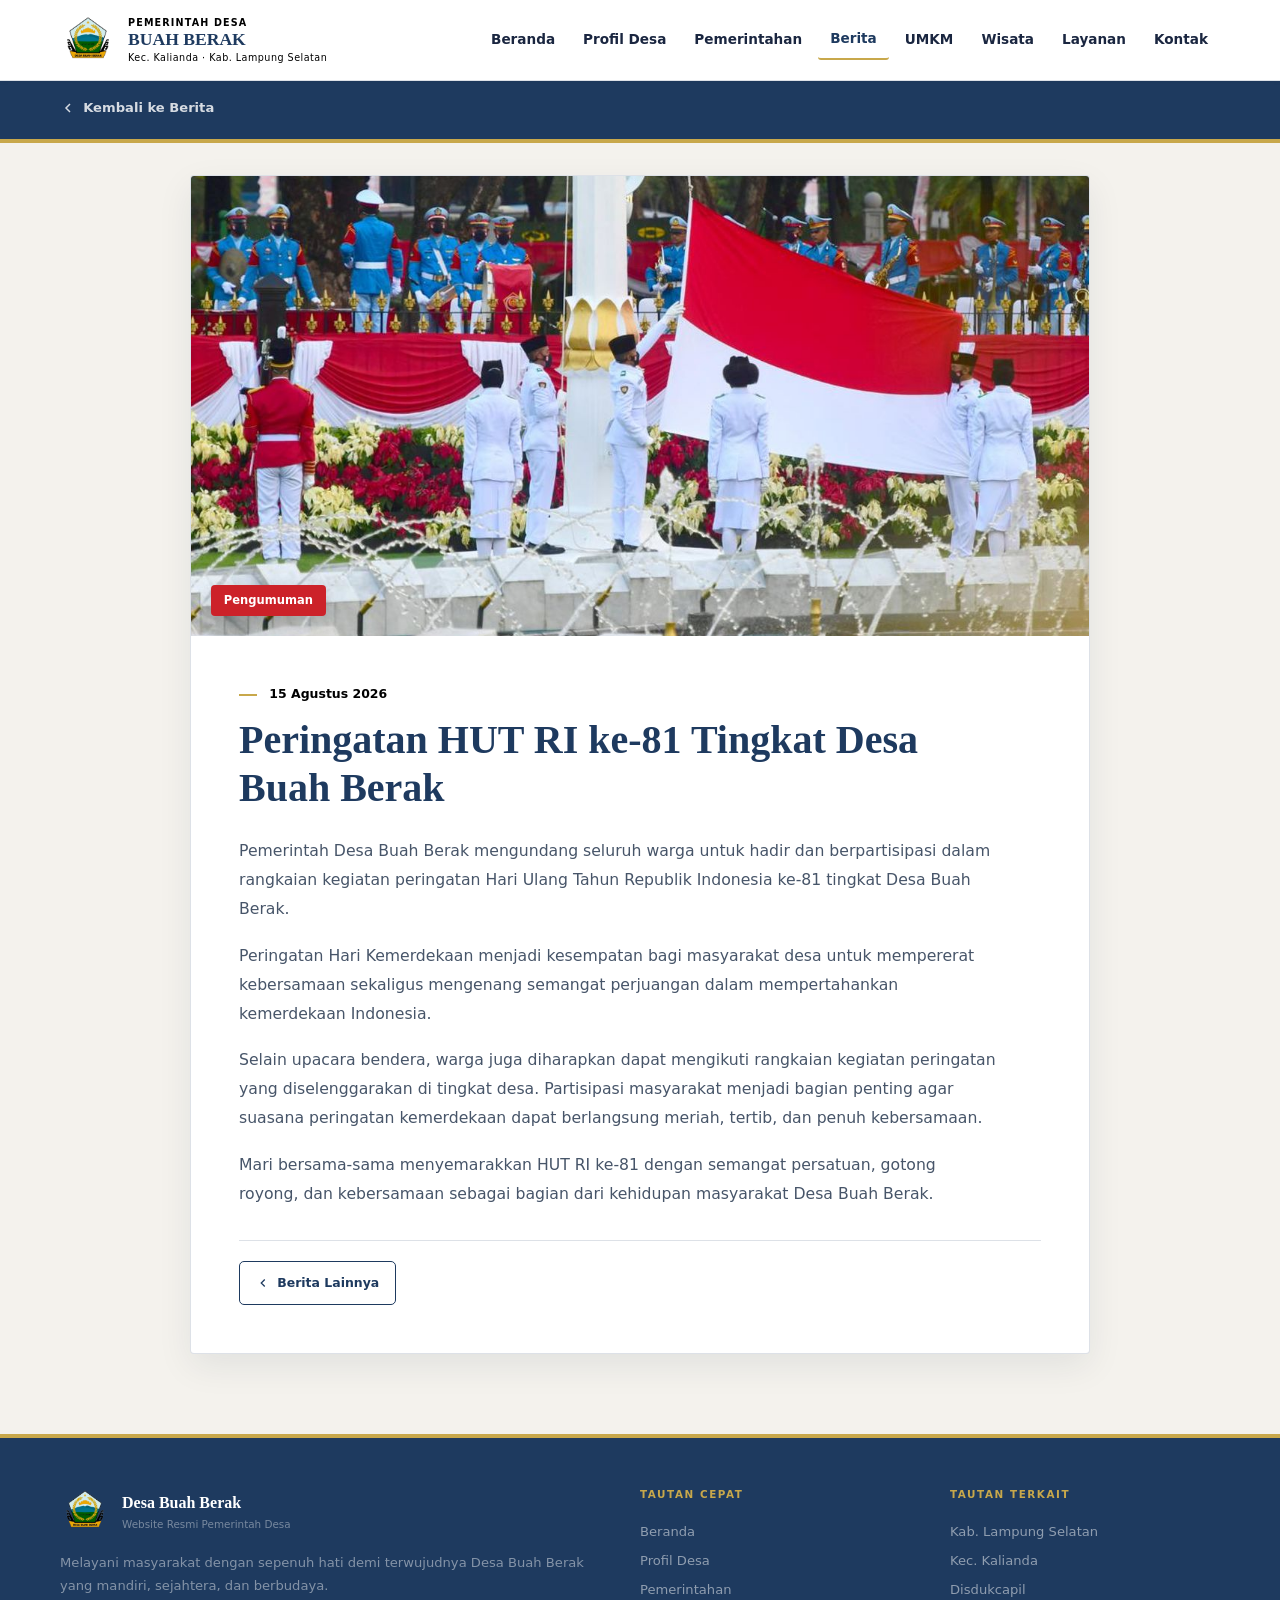
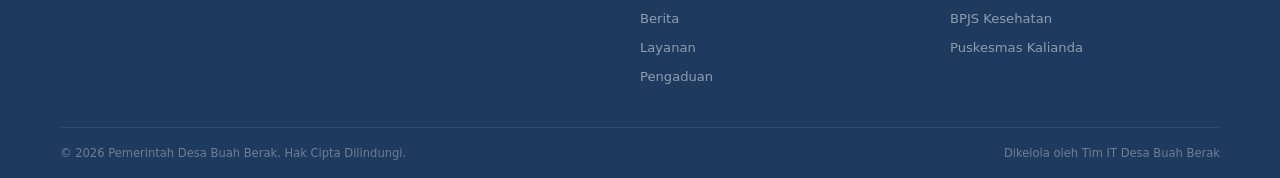
<file: berita-detail.html>
<!DOCTYPE html>
<html lang="id">
<head>
  <meta charset="UTF-8" />
  <meta name="viewport" content="width=device-width, initial-scale=1.0" />
  <title>Detail Berita — Desa Buah Berak</title>
  <link rel="stylesheet" href="css/style.css" />
</head>
<body>

  <!-- HEADER -->
  <header class="header">
    <div class="container inner">
      <div class="logo-area">
        <img src="img/LogoDesaBuahBerak.png" alt="Logo Desa Buah Berak" />
        <div class="logo-text">
          <div class="kecamatan">Pemerintah Desa</div>
          <div class="desa-name">BUAH BERAK</div>
          <div class="sub">Kec. Kalianda &middot; Kab. Lampung Selatan</div>
        </div>
      </div>

      <nav class="nav">
        <a href="index.html#beranda">Beranda</a>
        <a href="profil.html">Profil Desa</a>
        <a href="pemerintahan.html">Pemerintahan</a>
        <a href="berita.html" class="active">Berita</a>
        <a href="umkm.html">UMKM</a>
        <a href="wisata.html">Wisata</a>
        <a href="layanan.html">Layanan</a>
        <a href="index.html#kontak">Kontak</a>
      </nav>

      <button class="hamburger" id="hamburger" aria-label="Menu">
        <span></span><span></span><span></span>
      </button>
    </div>

    <nav class="mobile-nav" id="mobileNav">
      <a href="index.html#beranda" onclick="closeMobileNav()">Beranda</a>
      <a href="profil.html" onclick="closeMobileNav()">Profil Desa</a>
      <a href="pemerintahan.html" onclick="closeMobileNav()">Pemerintahan</a>
      <a href="berita.html" onclick="closeMobileNav()">Berita</a>
      <a href="umkm.html" onclick="closeMobileNav()">UMKM</a>
      <a href="wisata.html" onclick="closeMobileNav()">Wisata</a>
      <a href="layanan.html" onclick="closeMobileNav()">Layanan</a>
      <a href="pengaduan.html" onclick="closeMobileNav()">Pengaduan</a>
      <a href="index.html#kontak" onclick="closeMobileNav()">Kontak</a>
    </nav>
  </header>

  <main>
    <section class="berita-detail-hero">
      <div class="container">
        <a class="berita-detail-back" href="berita.html">
          <svg viewBox="0 0 24 24"><polyline points="15 18 9 12 15 6"/></svg>
          Kembali ke Berita
        </a>
      </div>
    </section>

    <section class="berita-detail-section">
      <div class="container">
        <article class="berita-detail-card">
          <div class="berita-detail-image-wrap">
            <img id="detailImage" src="" alt="" class="berita-detail-image" />
            <span id="detailCategory" class="berita-detail-badge"></span>
          </div>

          <div class="berita-detail-content">
            <div class="berita-detail-meta">
              <span id="detailDate"></span>
            </div>
            <h1 id="detailTitle"></h1>
            <div id="detailBody" class="berita-detail-body"></div>

            <div class="berita-detail-footer">
              <a href="berita.html" class="btn-detail-secondary">
                <svg viewBox="0 0 24 24"><polyline points="15 18 9 12 15 6"/></svg>
                Berita Lainnya
              </a>
            </div>
          </div>
        </article>
      </div>
    </section>
  </main>

  <footer class="footer">
    <div class="container">
      <div class="footer-grid">
        <div>
          <div class="footer-brand">
            <img src="img/LogoDesaBuahBerak.png" alt="Logo Desa Buah Berak" />
            <div>
              <div class="footer-brand-name">Desa Buah Berak</div>
              <div class="footer-brand-sub">Website Resmi Pemerintah Desa</div>
            </div>
          </div>
          <p class="footer-desc">Melayani masyarakat dengan sepenuh hati demi terwujudnya Desa Buah Berak yang mandiri, sejahtera, dan berbudaya.</p>
        </div>

        <div>
          <div class="footer-heading">Tautan Cepat</div>
          <ul class="footer-links">
            <li><a href="index.html#beranda">Beranda</a></li>
            <li><a href="profil.html">Profil Desa</a></li>
            <li><a href="pemerintahan.html">Pemerintahan</a></li>
            <li><a href="berita.html">Berita</a></li>
            <li><a href="layanan.html">Layanan</a></li>
            <li><a href="pengaduan.html">Pengaduan</a></li>
          </ul>
        </div>

        <div>
          <div class="footer-heading">Tautan Terkait</div>
          <ul class="footer-links">
            <li><a href="#">Kab. Lampung Selatan</a></li>
            <li><a href="#">Kec. Kalianda</a></li>
            <li><a href="#">Disdukcapil</a></li>
            <li><a href="#">BPJS Kesehatan</a></li>
            <li><a href="#">Puskesmas Kalianda</a></li>
          </ul>
        </div>
      </div>

      <div class="footer-bottom">
        <span>© 2026 Pemerintah Desa Buah Berak. Hak Cipta Dilindungi.</span>
        <span>Dikelola oleh Tim IT Desa Buah Berak</span>
      </div>
    </div>
  </footer>

  <script src="js/script.js"></script>
  <script src="js/berita.js"></script>
</body>
</html>
</file>
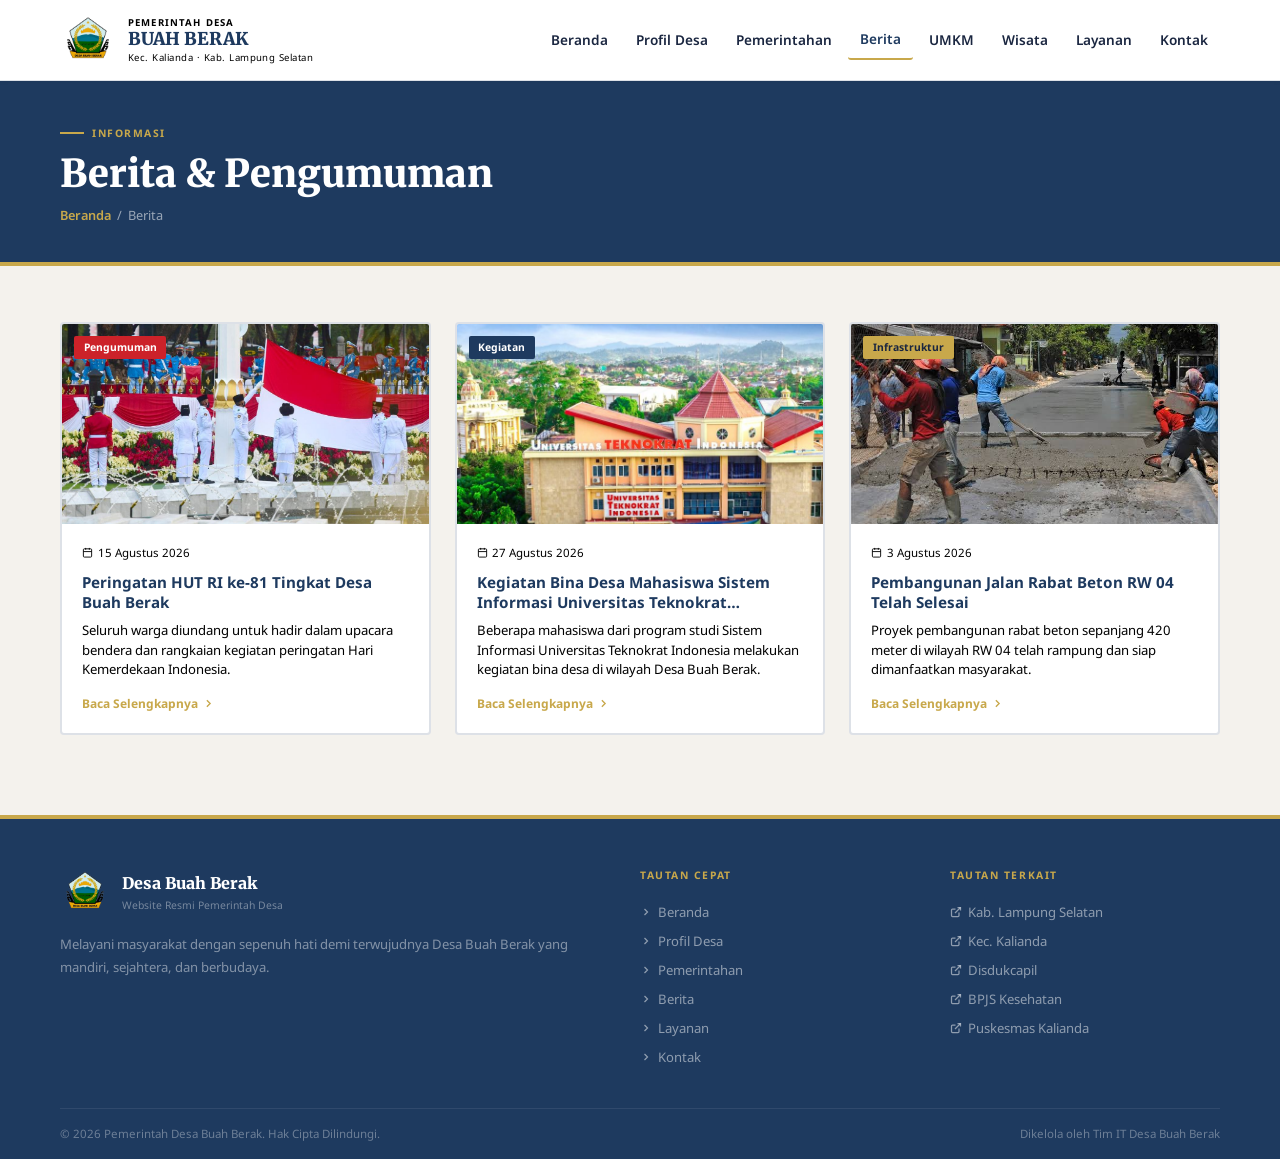
<file: berita.html>
<!DOCTYPE html>
<html lang="id">
<head>
  <meta charset="UTF-8" />
  <meta name="viewport" content="width=device-width, initial-scale=1.0" />
  <title>Berita & Pengumuman – Desa Buah Berak</title>
  <link rel="preconnect" href="https://fonts.googleapis.com" />
  <link rel="preconnect" href="https://fonts.gstatic.com" crossorigin />
  <link href="https://fonts.googleapis.com/css2?family=Merriweather:wght@400;700;900&family=Noto+Sans:wght@400;500;600;700&display=swap" rel="stylesheet" />
  <link rel="stylesheet" href="css/style.css" />
</head>
<body class="page-berita">      

  <!-- ═══ HEADER ═══ -->
  <header class="header">
    <div class="container inner">
      <div class="logo-area">
        <img src="img/LogoDesaBuahBerak.png" alt="Logo Desa Buah Berak" />
        <div class="logo-text">
          <div class="kecamatan">Pemerintah Desa</div>
          <div class="desa-name">BUAH BERAK</div>
          <div class="sub">Kec. Kalianda &middot; Kab. Lampung Selatan</div>
        </div>
      </div>

       <nav class="nav">
        <a href="index.html#beranda">Beranda</a>
        <a href="profil.html">Profil Desa</a>
        <a href="pemerintahan.html">Pemerintahan</a>
        <a href="berita.html" class="active">Berita</a>
        <a href="umkm.html">UMKM</a>
        <a href="wisata.html">Wisata</a>
        <a href="layanan.html">Layanan</a>
        <a href="index.html#kontak">Kontak</a>
      </nav>

      <button class="hamburger" id="hamburger" aria-label="Menu">
        <span></span><span></span><span></span>
      </button>
    </div>

    <nav class="mobile-nav" id="mobileNav">
      <a href="index.html#beranda" onclick="closeMobileNav()">Beranda</a>
      <a href="profil.html" onclick="closeMobileNav()">Profil Desa</a>
      <a href="pemerintahan.html" onclick="closeMobileNav()">Pemerintahan</a>
      <a href="berita.html" onclick="closeMobileNav()">Berita</a>
      <a href="umkm.html" onclick="closeMobileNav()">UMKM</a>
      <a href="wisata.html" onclick="closeMobileNav()">Wisata</a>
      <a href="layanan.html" onclick="closeMobileNav()">Layanan</a>
      <a href="index.html#kontak" onclick="closeMobileNav()">Kontak</a>
    </nav>
  </header>

  <!-- ═══ PAGE BANNER ═══ -->
  <div class="page-banner">
    <div class="container">
      <div class="section-label left" style="margin-bottom:.5rem;"><span class="bar"></span> Informasi</div>
      <h1>Berita & Pengumuman</h1>
      <div class="breadcrumb"><a href="index.html">Beranda</a> &nbsp;/&nbsp; Berita</div>
    </div>
  </div>

<section class="berita" id="berita">
    <div class="container">
      <div class="berita-header">
        <div>
        </div>
      </div>
      <div class="berita-grid">
        <article class="berita-card">
          <div class="berita-thumb">
            <img src="img/hut-ri.jpeg" alt="HUT RI ke-81" />
            <span class="berita-badge badge-pengumuman">Pengumuman</span>
          </div>
          <div class="berita-body">
            <div class="berita-date">
              <svg viewBox="0 0 24 24"><rect x="3" y="4" width="18" height="18" rx="2"/><line x1="16" y1="2" x2="16" y2="6"/><line x1="8" y1="2" x2="8" y2="6"/><line x1="3" y1="10" x2="21" y2="10"/></svg>
              15 Agustus 2026
            </div>
            <h3>Peringatan HUT RI ke-81 Tingkat Desa Buah Berak</h3>
            <p>Seluruh warga diundang untuk hadir dalam upacara bendera dan rangkaian kegiatan peringatan Hari Kemerdekaan Indonesia.</p>
            <a class="berita-more" href="berita-detail.html?id=hut-ri">Baca Selengkapnya <svg viewBox="0 0 24 24"><polyline points="9 18 15 12 9 6"/></svg></a>
          </div>
        </article>

        <article class="berita-card">
          <div class="berita-thumb">
            <img src="img/tekno.jpg" alt="Musyawarah Desa" />
            <span class="berita-badge badge-kegiatan">Kegiatan</span>
          </div>
          <div class="berita-body">
            <div class="berita-date">
              <svg viewBox="0 0 24 24"><rect x="3" y="4" width="18" height="18" rx="2"/><line x1="16" y1="2" x2="16" y2="6"/><line x1="8" y1="2" x2="8" y2="6"/><line x1="3" y1="10" x2="21" y2="10"/></svg>
              27 Agustus 2026
            </div>
            <h3>Kegiatan Bina Desa Mahasiswa Sistem Informasi Universitas Teknokrat Indonesia</h3>
            <p>Beberapa mahasiswa dari program studi Sistem Informasi Universitas Teknokrat Indonesia melakukan kegiatan bina desa di wilayah Desa Buah Berak.</p>
            <a class="berita-more" href="berita-detail.html?id=bina-desa">Baca Selengkapnya <svg viewBox="0 0 24 24"><polyline points="9 18 15 12 9 6"/></svg></a>
          </div>
        </article>

        <article class="berita-card">
          <div class="berita-thumb">
            <img src="img/jalan.jpeg" alt="Pembangunan Jalan" />
            <span class="berita-badge badge-infrastruktur">Infrastruktur</span>
          </div>
          <div class="berita-body">
            <div class="berita-date">
              <svg viewBox="0 0 24 24"><rect x="3" y="4" width="18" height="18" rx="2"/><line x1="16" y1="2" x2="16" y2="6"/><line x1="8" y1="2" x2="8" y2="6"/><line x1="3" y1="10" x2="21" y2="10"/></svg>
              3 Agustus 2026
            </div>
            <h3>Pembangunan Jalan Rabat Beton RW 04 Telah Selesai</h3>
            <p>Proyek pembangunan rabat beton sepanjang 420 meter di wilayah RW 04 telah rampung dan siap dimanfaatkan masyarakat.</p>
            <a class="berita-more" href="berita-detail.html?id=jalan-rabat">Baca Selengkapnya <svg viewBox="0 0 24 24"><polyline points="9 18 15 12 9 6"/></svg></a>
          </div>
        </article>

      </div>
    </div>
  </section>

<!-- ═══ FOOTER ═══ -->
  <footer class="footer">
    <div class="container">
      <div class="footer-grid">
        <!-- Brand -->
        <div>
          <div class="footer-brand">
            <img src="img/LogoDesaBuahBerak.png" alt="Logo Desa Buah Berak" />
            <div>
              <div class="footer-brand-name">Desa Buah Berak</div>
              <div class="footer-brand-sub">Website Resmi Pemerintah Desa</div>
            </div>
          </div>
          <p class="footer-desc">Melayani masyarakat dengan sepenuh hati demi terwujudnya Desa Buah Berak yang mandiri, sejahtera, dan berbudaya.</p>
        </div>
        <!-- Tautan cepat -->
        <div>
          <div class="footer-heading">Tautan Cepat</div>
          <ul class="footer-links">
            <li><a href="index.html#beranda"><svg viewBox="0 0 24 24"><polyline points="9 18 15 12 9 6"/></svg> Beranda</a></li>
            <li><a href="profil.html"><svg viewBox="0 0 24 24"><polyline points="9 18 15 12 9 6"/></svg> Profil Desa</a></li>
            <li><a href="pemerintahan.html"><svg viewBox="0 0 24 24"><polyline points="9 18 15 12 9 6"/></svg> Pemerintahan</a></li>
            <li><a href="berita.html"><svg viewBox="0 0 24 24"><polyline points="9 18 15 12 9 6"/></svg> Berita</a></li>
            <li><a href="layanan.html"><svg viewBox="0 0 24 24"><polyline points="9 18 15 12 9 6"/></svg> Layanan</a></li>
            <li><a href="index.html#kontak"><svg viewBox="0 0 24 24"><polyline points="9 18 15 12 9 6"/></svg> Kontak</a></li>
          </ul>
        </div>
        <!-- Tautan terkait -->
        <div>
          <div class="footer-heading">Tautan Terkait</div>
          <ul class="footer-links">
            <li><a href="#"><svg viewBox="0 0 24 24"><path d="M18 13v6a2 2 0 01-2 2H5a2 2 0 01-2-2V8a2 2 0 012-2h6"/><polyline points="15 3 21 3 21 9"/><line x1="10" y1="14" x2="21" y2="3"/></svg> Kab. Lampung Selatan</a></li>
            <li><a href="#"><svg viewBox="0 0 24 24"><path d="M18 13v6a2 2 0 01-2 2H5a2 2 0 01-2-2V8a2 2 0 012-2h6"/><polyline points="15 3 21 3 21 9"/><line x1="10" y1="14" x2="21" y2="3"/></svg> Kec. Kalianda</a></li>
            <li><a href="#"><svg viewBox="0 0 24 24"><path d="M18 13v6a2 2 0 01-2 2H5a2 2 0 01-2-2V8a2 2 0 012-2h6"/><polyline points="15 3 21 3 21 9"/><line x1="10" y1="14" x2="21" y2="3"/></svg> Disdukcapil</a></li>
            <li><a href="#"><svg viewBox="0 0 24 24"><path d="M18 13v6a2 2 0 01-2 2H5a2 2 0 01-2-2V8a2 2 0 012-2h6"/><polyline points="15 3 21 3 21 9"/><line x1="10" y1="14" x2="21" y2="3"/></svg> BPJS Kesehatan</a></li>
            <li><a href="#"><svg viewBox="0 0 24 24"><path d="M18 13v6a2 2 0 01-2 2H5a2 2 0 01-2-2V8a2 2 0 012-2h6"/><polyline points="15 3 21 3 21 9"/><line x1="10" y1="14" x2="21" y2="3"/></svg> Puskesmas Kalianda</a></li>
          </ul>
        </div>
      </div>

      <div class="footer-bottom">
        <span>© 2026 Pemerintah Desa Buah Berak. Hak Cipta Dilindungi.</span>
        <span>Dikelola oleh Tim IT Desa Buah Berak</span>
      </div>
    </div>
  </footer>

  <script src="js/script.js"></script>

</body>
</html>
</file>
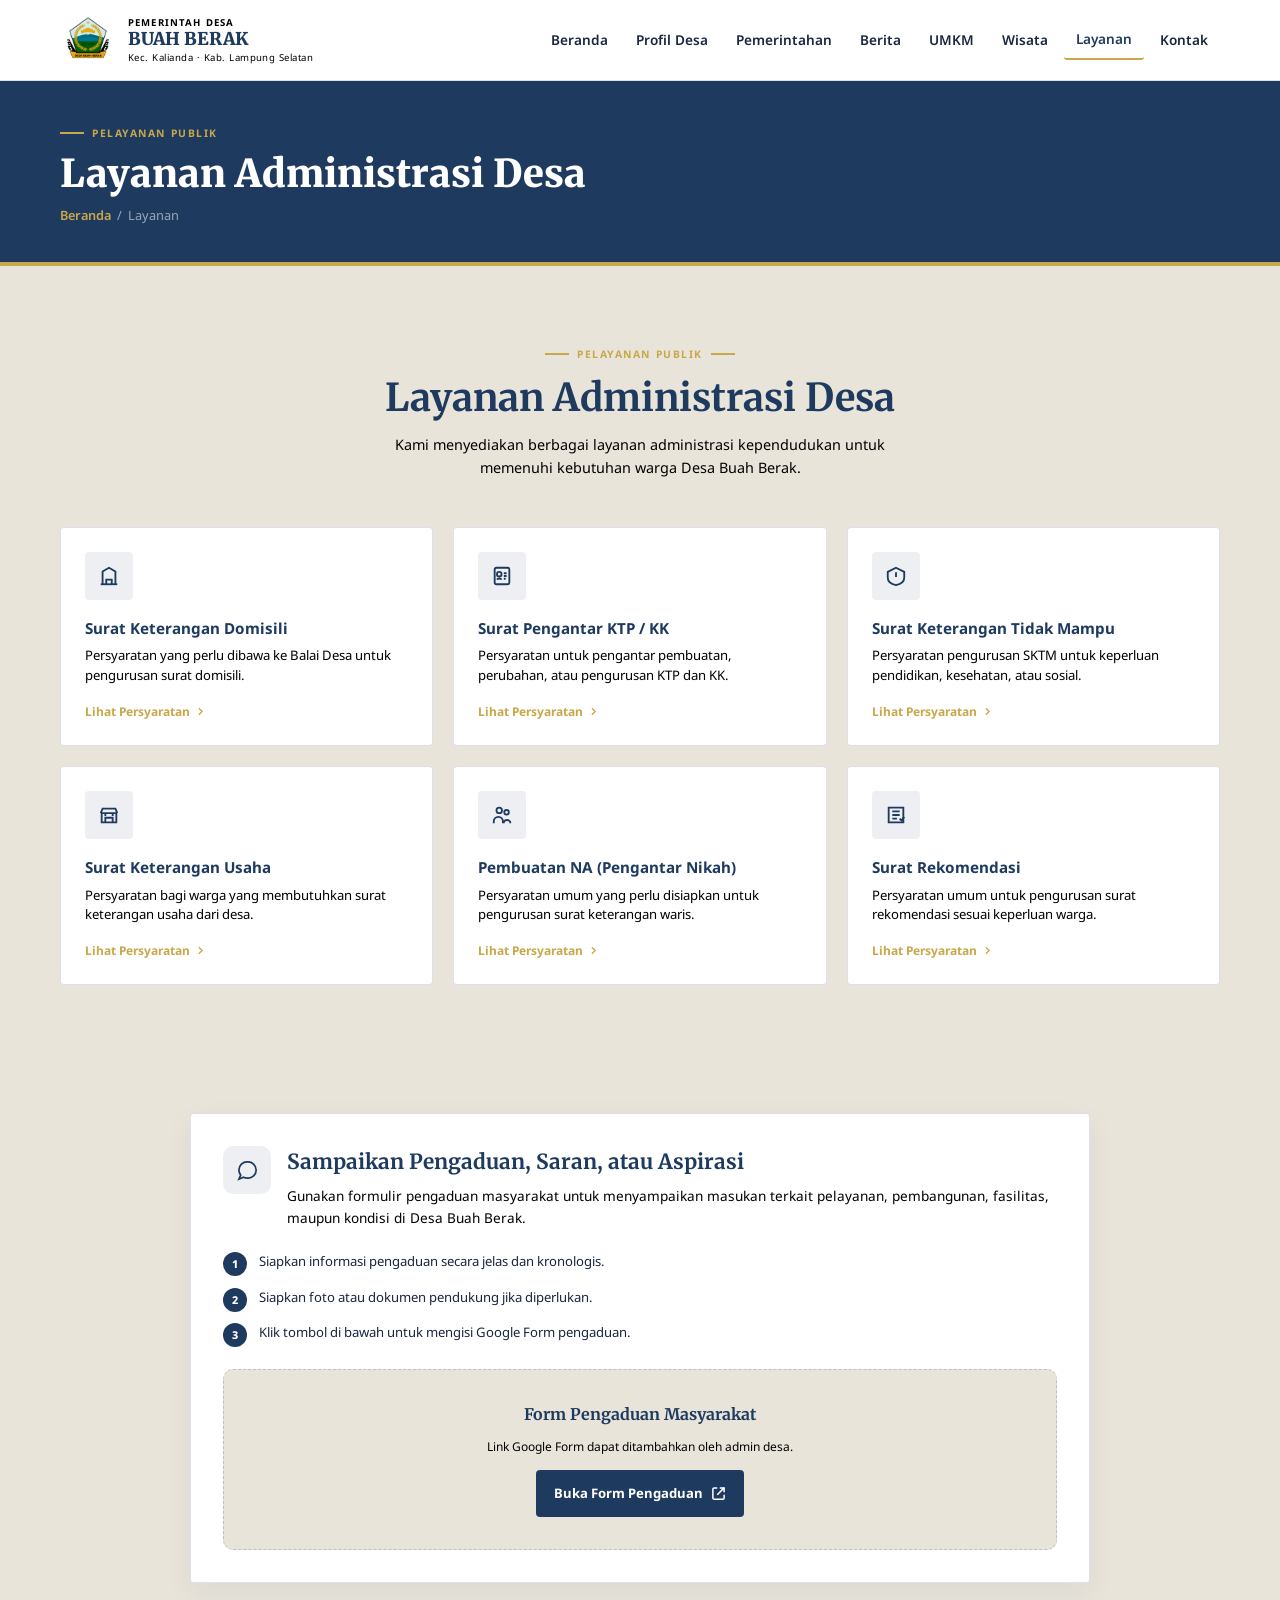
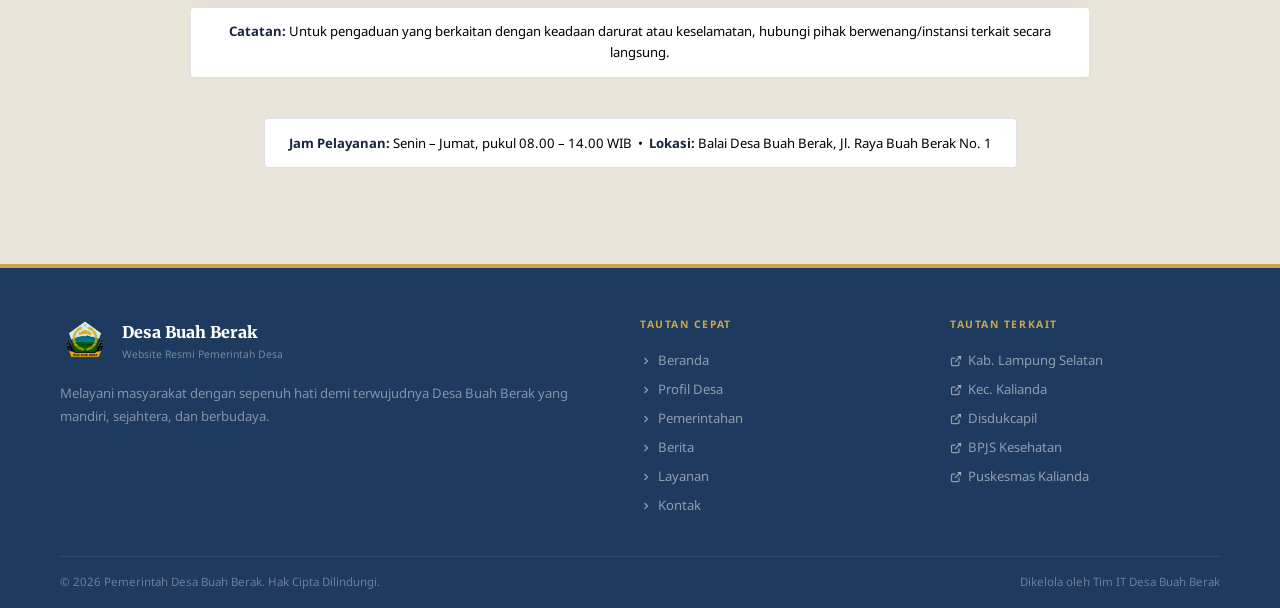
<file: layanan.html>
<!DOCTYPE html>
<html lang="id">
<head>
  <meta charset="UTF-8" />
  <meta name="viewport" content="width=device-width, initial-scale=1.0" />
  <title>Layanan Administrasi – Desa Buah Berak</title>
  <link rel="preconnect" href="https://fonts.googleapis.com" />
  <link rel="preconnect" href="https://fonts.gstatic.com" crossorigin />
  <link href="https://fonts.googleapis.com/css2?family=Merriweather:wght@400;700;900&family=Noto+Sans:wght@400;500;600;700&display=swap" rel="stylesheet" />
  <link rel="stylesheet" href="css/style.css" />
</head>
<body class="page-layanan">

  <!-- ═══ HEADER ═══ -->
  <header class="header">
    <div class="container inner">
      <div class="logo-area">
        <img src="img/LogoDesaBuahBerak.png" alt="Logo Desa Buah Berak" />
        <div class="logo-text">
          <div class="kecamatan">Pemerintah Desa</div>
          <div class="desa-name">BUAH BERAK</div>
          <div class="sub">Kec. Kalianda &middot; Kab. Lampung Selatan</div>
        </div>
      </div>

      <nav class="nav">
        <a href="index.html#beranda">Beranda</a>
        <a href="profil.html">Profil Desa</a>
        <a href="pemerintahan.html">Pemerintahan</a>
        <a href="berita.html">Berita</a>
        <a href="umkm.html">UMKM</a>
        <a href="wisata.html">Wisata</a>
        <a href="layanan.html" class="active">Layanan</a>
        <a href="index.html#kontak">Kontak</a>
      </nav>

      <button class="hamburger" id="hamburger" aria-label="Menu">
        <span></span><span></span><span></span>
      </button>
    </div>

    <nav class="mobile-nav" id="mobileNav">
      <a href="index.html#beranda" onclick="closeMobileNav()">Beranda</a>
      <a href="profil.html" onclick="closeMobileNav()">Profil Desa</a>
      <a href="pemerintahan.html" onclick="closeMobileNav()">Pemerintahan</a>
      <a href="berita.html" onclick="closeMobileNav()">Berita</a>
      <a href="umkm.html" onclick="closeMobileNav()">UMKM</a>
      <a href="wisata.html" onclick="closeMobileNav()">Wisata</a>
      <a href="layanan.html" onclick="closeMobileNav()">Layanan</a>
      <a href="index.html#kontak" onclick="closeMobileNav()">Kontak</a>
    </nav>
  </header>

  <!-- ═══ PAGE BANNER ═══ -->
  <div class="page-banner">
    <div class="container">
      <div class="section-label left" style="margin-bottom:.5rem;"><span class="bar"></span> Pelayanan Publik</div>
      <h1>Layanan Administrasi Desa</h1>
      <div class="breadcrumb"><a href="index.html">Beranda</a> &nbsp;/&nbsp; Layanan</div>
    </div>
  </div>

<section class="layanan" id="layanan">
    <div class="container">
      <div class="section-header">
        <div class="section-label" style="justify-content:center;">Pelayanan Publik</div>
        <h2 class="section-title">Layanan Administrasi Desa</h2>
        <p>Kami menyediakan berbagai layanan administrasi kependudukan untuk memenuhi kebutuhan warga Desa Buah Berak.</p>
      </div>
      <div class="layanan-grid">

        <article class="layanan-card" tabindex="0" role="button" data-service="domisili">
          <div class="layanan-icon"><svg viewBox="0 0 24 24"><path d="M3 21h18"/><path d="M5 21V7l7-4 7 4v14"/><path d="M9 21v-5h6v5"/><path d="M9 9h.01M15 9h.01M9 12h.01M15 12h.01"/></svg></div>
          <h3>Surat Keterangan Domisili</h3>
          <p>Persyaratan yang perlu dibawa ke Balai Desa untuk pengurusan surat domisili.</p>
          <div class="layanan-more">Lihat Persyaratan <svg viewBox="0 0 24 24"><polyline points="9 18 15 12 9 6"/></svg></div>
        </article>

        <article class="layanan-card" tabindex="0" role="button" data-service="ktpkk">
          <div class="layanan-icon"><svg viewBox="0 0 24 24"><path d="M4 5a2 2 0 0 1 2-2h12a2 2 0 0 1 2 2v14a2 2 0 0 1-2 2H6a2 2 0 0 1-2-2z"/><circle cx="9" cy="10" r="2.5"/><path d="M6.5 16c.7-1.7 4.3-1.7 5 0M14 9h3M14 12h3M14 15h2"/></svg></div>
          <h3>Surat Pengantar KTP / KK</h3>
          <p>Persyaratan untuk pengantar pembuatan, perubahan, atau pengurusan KTP dan KK.</p>
          <div class="layanan-more">Lihat Persyaratan <svg viewBox="0 0 24 24"><polyline points="9 18 15 12 9 6"/></svg></div>
        </article>

        <article class="layanan-card" tabindex="0" role="button" data-service="sktm">
          <div class="layanan-icon"><svg viewBox="0 0 24 24"><path d="M12 3l9 4.5v6c0 4.8-3.4 7.2-9 8.5-5.6-1.3-9-3.7-9-8.5v-6L12 3z"/><path d="M12 8v5M12 16h.01"/></svg></div>
          <h3>Surat Keterangan Tidak Mampu</h3>
          <p>Persyaratan pengurusan SKTM untuk keperluan pendidikan, kesehatan, atau sosial.</p>
          <div class="layanan-more">Lihat Persyaratan <svg viewBox="0 0 24 24"><polyline points="9 18 15 12 9 6"/></svg></div>
        </article>

        <article class="layanan-card" tabindex="0" role="button" data-service="usaha">
          <div class="layanan-icon"><svg viewBox="0 0 24 24"><path d="M4 10h16v10H4z"/><path d="M3 10l2-5h14l2 5"/><path d="M8 10v3M16 10v3M8 20v-5h8v5"/></svg></div>
          <h3>Surat Keterangan Usaha</h3>
          <p>Persyaratan bagi warga yang membutuhkan surat keterangan usaha dari desa.</p>
          <div class="layanan-more">Lihat Persyaratan <svg viewBox="0 0 24 24"><polyline points="9 18 15 12 9 6"/></svg></div>
        </article>

        <article class="layanan-card" tabindex="0" role="button" data-service="waris">
          <div class="layanan-icon"><svg viewBox="0 0 24 24"><circle cx="9" cy="7" r="3"/><circle cx="17" cy="9" r="2.5"/><path d="M3 21v-2a5 5 0 0 1 10 0v2M14 21v-1.5a4 4 0 0 1 7 0V21"/></svg></div>
          <h3>Pembuatan NA (Pengantar Nikah)</h3>
          <p>Persyaratan umum yang perlu disiapkan untuk pengurusan surat keterangan waris.</p>
          <div class="layanan-more">Lihat Persyaratan <svg viewBox="0 0 24 24"><polyline points="9 18 15 12 9 6"/></svg></div>
        </article>

        <article class="layanan-card" tabindex="0" role="button" data-service="rekomendasi">
          <div class="layanan-icon"><svg viewBox="0 0 24 24"><path d="M4 4h16v16H4z"/><path d="M8 8h8M8 12h8M8 16h5"/><path d="M16 16l2 2 3-4"/></svg></div>
          <h3>Surat Rekomendasi</h3>
          <p>Persyaratan umum untuk pengurusan surat rekomendasi sesuai keperluan warga.</p>
          <div class="layanan-more">Lihat Persyaratan <svg viewBox="0 0 24 24"><polyline points="9 18 15 12 9 6"/></svg></div>
        </article>
      </div>


  <!-- ═══ PENGADUAN MASYARAKAT CTA ═══ -->
   <div class="pengaduan-page">
    <div class="container">
      <div class="pengaduan-layout">
        <section class="pengaduan-card">
          <div class="pengaduan-card-head">
            <div class="pengaduan-card-icon" aria-hidden="true"><svg viewBox="0 0 24 24"><path d="M21 11.5a8.4 8.4 0 0 1-9 8.5 9.2 9.2 0 0 1-4.1-.9L3 21l1.9-4.2A8.3 8.3 0 0 1 3 11.5 8.5 8.5 0 0 1 12 3a8.5 8.5 0 0 1 9 8.5z"/><path d="M8 12h.01M12 12h.01M16 12h.01"/></svg></div>
            <div>
              <h2>Sampaikan Pengaduan, Saran, atau Aspirasi</h2>
              <p>Gunakan formulir pengaduan masyarakat untuk menyampaikan masukan terkait pelayanan, pembangunan, fasilitas, maupun kondisi di Desa Buah Berak.</p>
            </div>
          </div>

          <div class="pengaduan-steps">
            <div class="pengaduan-step"><span class="pengaduan-step-num">1</span><span>Siapkan informasi pengaduan secara jelas dan kronologis.</span></div>
            <div class="pengaduan-step"><span class="pengaduan-step-num">2</span><span>Siapkan foto atau dokumen pendukung jika diperlukan.</span></div>
            <div class="pengaduan-step"><span class="pengaduan-step-num">3</span><span>Klik tombol di bawah untuk mengisi Google Form pengaduan.</span></div>
          </div>

          <div class="google-form-placeholder">
            <strong>Form Pengaduan Masyarakat</strong>
            <span>Link Google Form dapat ditambahkan oleh admin desa.</span>
            <!-- GANTI href di bawah dengan link Google Form Desa Buah Berak -->
            <a class="btn-google-form" href="#" onclick="return false;">Buka Form Pengaduan <svg viewBox="0 0 24 24" style="width:15px;height:15px;stroke:currentColor;fill:none;stroke-width:2.4"><path d="M14 3h7v7"/><path d="M10 14L21 3"/><path d="M21 14v5a2 2 0 0 1-2 2H5a2 2 0 0 1-2-2V5a2 2 0 0 1 2-2h5"/></svg></a>
          </div>
        </section>

        <div class="layanan-info" style="margin-top:0;">
          <div class="layanan-info-box"><strong>Catatan:</strong> Untuk pengaduan yang berkaitan dengan keadaan darurat atau keselamatan, hubungi pihak berwenang/instansi terkait secara langsung.</div>
        </div>
      </div>
    </div>
    <div class="layanan-info">
        <div class="layanan-info-box">
          <strong>Jam Pelayanan:</strong> Senin – Jumat, pukul 08.00 – 14.00 WIB
          &nbsp;&bull;&nbsp;
          <strong>Lokasi:</strong> Balai Desa Buah Berak, Jl. Raya Buah Berak No. 1
        </div>
      </div>
    </div>
  </div>
    </section>

<!-- ═══ FOOTER ═══ -->
  <footer class="footer">
    <div class="container">
      <div class="footer-grid">
        <!-- Brand -->
        <div>
          <div class="footer-brand">
            <img src="img/LogoDesaBuahBerak.png" alt="Logo Desa Buah Berak" />
            <div>
              <div class="footer-brand-name">Desa Buah Berak</div>
              <div class="footer-brand-sub">Website Resmi Pemerintah Desa</div>
            </div>
          </div>
          <p class="footer-desc">Melayani masyarakat dengan sepenuh hati demi terwujudnya Desa Buah Berak yang mandiri, sejahtera, dan berbudaya.</p>
        </div>
        <!-- Tautan cepat -->
        <div>
          <div class="footer-heading">Tautan Cepat</div>
          <ul class="footer-links">
            <li><a href="index.html#beranda"><svg viewBox="0 0 24 24"><polyline points="9 18 15 12 9 6"/></svg> Beranda</a></li>
            <li><a href="profil.html"><svg viewBox="0 0 24 24"><polyline points="9 18 15 12 9 6"/></svg> Profil Desa</a></li>
            <li><a href="pemerintahan.html"><svg viewBox="0 0 24 24"><polyline points="9 18 15 12 9 6"/></svg> Pemerintahan</a></li>
            <li><a href="berita.html"><svg viewBox="0 0 24 24"><polyline points="9 18 15 12 9 6"/></svg> Berita</a></li>
            <li><a href="layanan.html"><svg viewBox="0 0 24 24"><polyline points="9 18 15 12 9 6"/></svg> Layanan</a></li>
            <li><a href="index.html#kontak"><svg viewBox="0 0 24 24"><polyline points="9 18 15 12 9 6"/></svg> Kontak</a></li>
          </ul>
        </div>
        <!-- Tautan terkait -->
        <div>
          <div class="footer-heading">Tautan Terkait</div>
          <ul class="footer-links">
            <li><a href="#"><svg viewBox="0 0 24 24"><path d="M18 13v6a2 2 0 01-2 2H5a2 2 0 01-2-2V8a2 2 0 012-2h6"/><polyline points="15 3 21 3 21 9"/><line x1="10" y1="14" x2="21" y2="3"/></svg> Kab. Lampung Selatan</a></li>
            <li><a href="#"><svg viewBox="0 0 24 24"><path d="M18 13v6a2 2 0 01-2 2H5a2 2 0 01-2-2V8a2 2 0 012-2h6"/><polyline points="15 3 21 3 21 9"/><line x1="10" y1="14" x2="21" y2="3"/></svg> Kec. Kalianda</a></li>
            <li><a href="#"><svg viewBox="0 0 24 24"><path d="M18 13v6a2 2 0 01-2 2H5a2 2 0 01-2-2V8a2 2 0 012-2h6"/><polyline points="15 3 21 3 21 9"/><line x1="10" y1="14" x2="21" y2="3"/></svg> Disdukcapil</a></li>
            <li><a href="#"><svg viewBox="0 0 24 24"><path d="M18 13v6a2 2 0 01-2 2H5a2 2 0 01-2-2V8a2 2 0 012-2h6"/><polyline points="15 3 21 3 21 9"/><line x1="10" y1="14" x2="21" y2="3"/></svg> BPJS Kesehatan</a></li>
            <li><a href="#"><svg viewBox="0 0 24 24"><path d="M18 13v6a2 2 0 01-2 2H5a2 2 0 01-2-2V8a2 2 0 012-2h6"/><polyline points="15 3 21 3 21 9"/><line x1="10" y1="14" x2="21" y2="3"/></svg> Puskesmas Kalianda</a></li>
          </ul>
        </div>
      </div>

      <div class="footer-bottom">
        <span>© 2026 Pemerintah Desa Buah Berak. Hak Cipta Dilindungi.</span>
        <span>Dikelola oleh Tim IT Desa Buah Berak</span>
      </div>
    </div>
  </footer>

  <script src="js/script.js"></script>
  <script src="js/layanan.js"></script>

</body>
</html>
</file>
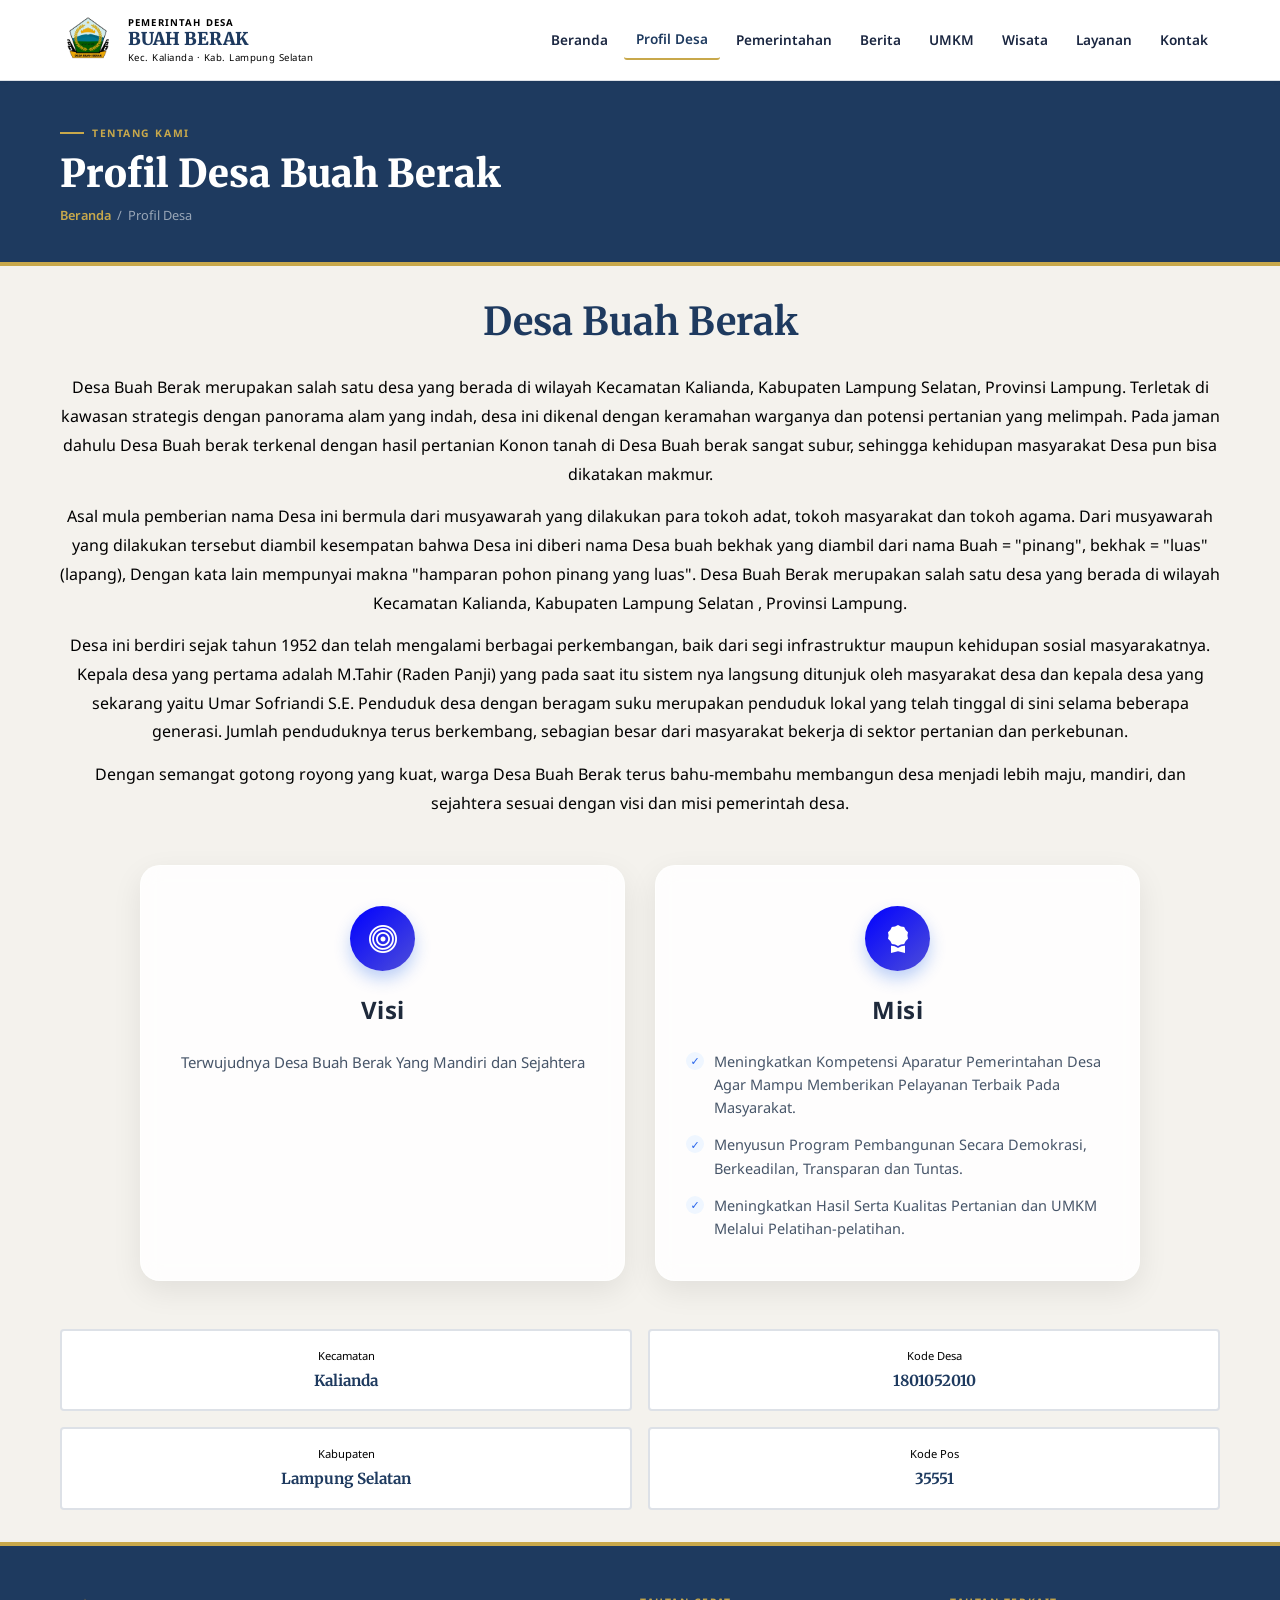
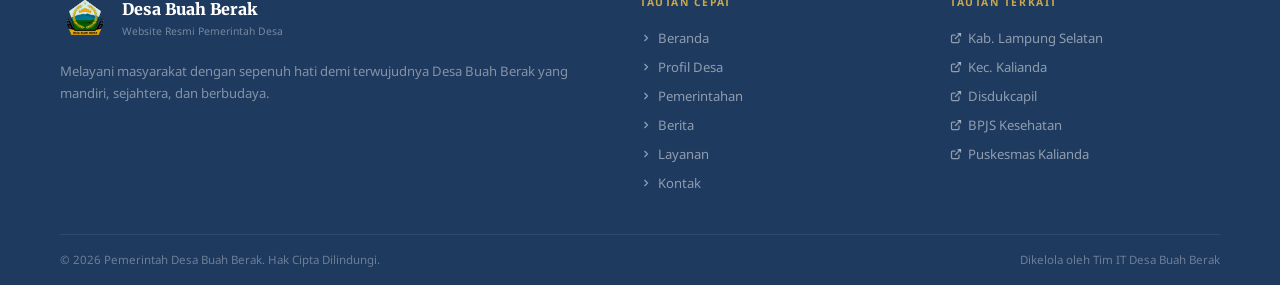
<file: profil.html>
<!DOCTYPE html>
<html lang="id">
<head>
  <meta charset="UTF-8" />
  <meta name="viewport" content="width=device-width, initial-scale=1.0" />
  <title>Profil Desa – Desa Buah Berak</title>
  <link rel="preconnect" href="https://fonts.googleapis.com" />
  <link rel="preconnect" href="https://fonts.gstatic.com" crossorigin />
  <link href="https://fonts.googleapis.com/css2?family=Merriweather:wght@400;700;900&family=Noto+Sans:wght@400;500;600;700&display=swap" rel="stylesheet" />
  <link rel="stylesheet" href="css/style.css" />
  <link rel="stylesheet" href="https://cdn.jsdelivr.net/npm/bootstrap-icons@1.11.3/font/bootstrap-icons.min.css">
</head>
<body class="page-profil">

  <!-- ═══ HEADER ═══ -->
  <header class="header">
    <div class="container inner">
      <div class="logo-area">
        <img src="img/LogoDesaBuahBerak.png" alt="Logo Desa Buah Berak" />
        <div class="logo-text">
          <div class="kecamatan">Pemerintah Desa</div>
          <div class="desa-name">BUAH BERAK</div>
          <div class="sub">Kec. Kalianda &middot; Kab. Lampung Selatan</div>
        </div>
      </div>

      <nav class="nav">
        <a href="index.html#beranda">Beranda</a>
        <a href="profil.html" class="active">Profil Desa</a>
        <a href="pemerintahan.html">Pemerintahan</a>
        <a href="berita.html">Berita</a>
        <a href="umkm.html">UMKM</a>
        <a href="wisata.html">Wisata</a>
        <a href="layanan.html">Layanan</a>
        <a href="index.html#kontak">Kontak</a>
      </nav>

      <button class="hamburger" id="hamburger" aria-label="Menu">
        <span></span><span></span><span></span>
      </button>
    </div>

    <nav class="mobile-nav" id="mobileNav">
      <a href="index.html#beranda" onclick="closeMobileNav()">Beranda</a>
      <a href="profil.html" onclick="closeMobileNav()">Profil Desa</a>
      <a href="pemerintahan.html" onclick="closeMobileNav()">Pemerintahan</a>
      <a href="berita.html" onclick="closeMobileNav()">Berita</a>
      <a href="umkm.html" onclick="closeMobileNav()">UMKM</a>
      <a href="wisata.html" onclick="closeMobileNav()">Wisata</a>
      <a href="layanan.html" onclick="closeMobileNav()">Layanan</a>
      <a href="index.html#kontak" onclick="closeMobileNav()">Kontak</a>
    </nav>
  </header>

  <!-- ═══ PAGE BANNER ═══ -->
  <div class="page-banner">
    <div class="container">
      <div class="section-label left" style="margin-bottom:.5rem;"><span class="bar"></span> Tentang Kami</div>
      <h1>Profil Desa Buah Berak</h1>
      <div class="breadcrumb"><a href="index.html">Beranda</a> &nbsp;/&nbsp; Profil Desa</div>
    </div>
  </div>

<section class="profil" id="profil">
    <div class="container">
      <div class="profil-grid">
      <h2 class="section-title" style="text-align: center;">Desa Buah Berak</h2>
        <div class="profil-text">
          <div class="section-label left">
          </div>
      
          <p style="color:var(--text-soft);line-height:1.8;margin-top:.85rem;">
            Desa Buah Berak merupakan salah satu desa yang berada di wilayah Kecamatan Kalianda, Kabupaten Lampung Selatan, 
            Provinsi Lampung. Terletak di kawasan strategis dengan panorama alam yang indah, desa ini dikenal dengan keramahan
            warganya dan potensi pertanian yang melimpah. Pada jaman dahulu Desa Buah berak terkenal dengan hasil pertanian 
            Konon tanah di Desa Buah berak sangat subur, sehingga kehidupan masyarakat Desa pun bisa dikatakan makmur. 
          </p>
            <p style="color:var(--text-soft);line-height:1.8;margin-top:.85rem;">
            Asal mula 
            pemberian nama Desa ini bermula dari musyawarah yang dilakukan para tokoh adat, tokoh masyarakat dan tokoh agama. Dari 
            musyawarah yang dilakukan tersebut diambil kesempatan bahwa Desa ini diberi nama Desa buah bekhak yang diambil dari 
            nama Buah = "pinang", bekhak = "luas" (lapang), Dengan kata lain mempunyai makna "hamparan pohon pinang yang luas".
            Desa Buah Berak merupakan salah satu desa yang berada di wilayah Kecamatan Kalianda, Kabupaten Lampung Selatan , 
            Provinsi Lampung.
          </p> 
          <p style="color:var(--text-soft);line-height:1.8;margin-top:.85rem;">
            Desa ini berdiri sejak tahun 1952 dan telah mengalami berbagai perkembangan, baik dari segi infrastruktur 
            maupun kehidupan sosial masyarakatnya. Kepala desa yang pertama adalah M.Tahir (Raden Panji) yang pada saat itu sistem nya 
            langsung ditunjuk oleh masyarakat desa dan kepala desa yang sekarang yaitu Umar Sofriandi S.E. Penduduk desa dengan beragam 
            suku merupakan penduduk lokal yang telah tinggal di sini selama beberapa generasi. Jumlah penduduknya
            terus berkembang, sebagian besar dari masyarakat bekerja di sektor pertanian dan perkebunan.</p>
          </p>
          <p style="color:var(--text-soft);line-height:1.8;margin-top:.85rem;">
            Dengan semangat gotong royong yang kuat, warga Desa Buah Berak terus bahu-membahu membangun desa menjadi lebih maju, mandiri, dan sejahtera sesuai dengan visi dan misi pemerintah desa.
          </p>
          
          <!--vm -->
          <div class="card-container">
    
    <!-- Card Visi -->
    <div class="card-vm">
      <div class="icon-wrapper">
        <i class="bi bi-bullseye"></i>
      </div>
      <h2 class="card-title">Visi</h2>
      <p class="visi-text">
        Terwujudnya Desa Buah Berak Yang Mandiri dan Sejahtera
      </p>
    </div>
    <!-- Card Misi -->
    <div class="card-vm">
      <div class="icon-wrapper">
        <i class="bi bi-award-fill"></i>
      </div>
      <h2 class="card-title">Misi</h2>
      <ul class="misi-list">
        <li>Meningkatkan Kompetensi Aparatur Pemerintahan Desa Agar Mampu Memberikan Pelayanan Terbaik Pada Masyarakat.</li>
        <li>Menyusun Program Pembangunan Secara Demokrasi, Berkeadilan, Transparan dan Tuntas.</li>
        <li>Meningkatkan Hasil Serta Kualitas Pertanian dan UMKM Melalui Pelatihan-pelatihan.</li>
      </ul>
    </div>
  </div>

          <div class="profil-meta">
            <div class="meta-card"><div class="label">Kecamatan</div><div class="value">Kalianda</div></div>
            <div class="meta-card"><div class="label">Kode Desa</div><div class="value">1801052010</div></div>
            <div class="meta-card"><div class="label">Kabupaten</div><div class="value">Lampung Selatan</div></div>
            <div class="meta-card"><div class="label">Kode Pos</div><div class="value">35551</div></div>
          </div>
        </div>

      </div>
    </div>
  </section>
  

<!-- ═══ FOOTER ═══ -->
  <footer class="footer">
    <div class="container">
      <div class="footer-grid">
        <!-- Brand -->
        <div>
          <div class="footer-brand">
            <img src="img/LogoDesaBuahBerak.png" alt="Logo Desa Buah Berak" />
            <div>
              <div class="footer-brand-name">Desa Buah Berak</div>
              <div class="footer-brand-sub">Website Resmi Pemerintah Desa</div>
            </div>
          </div>
          <p class="footer-desc">Melayani masyarakat dengan sepenuh hati demi terwujudnya Desa Buah Berak yang mandiri, sejahtera, dan berbudaya.</p>
        </div>
        <!-- Tautan cepat -->
        <div>
          <div class="footer-heading">Tautan Cepat</div>
          <ul class="footer-links">
            <li><a href="index.html#beranda"><svg viewBox="0 0 24 24"><polyline points="9 18 15 12 9 6"/></svg> Beranda</a></li>
            <li><a href="profil.html"><svg viewBox="0 0 24 24"><polyline points="9 18 15 12 9 6"/></svg> Profil Desa</a></li>
            <li><a href="pemerintahan.html"><svg viewBox="0 0 24 24"><polyline points="9 18 15 12 9 6"/></svg> Pemerintahan</a></li>
            <li><a href="berita.html"><svg viewBox="0 0 24 24"><polyline points="9 18 15 12 9 6"/></svg> Berita</a></li>
            <li><a href="layanan.html"><svg viewBox="0 0 24 24"><polyline points="9 18 15 12 9 6"/></svg> Layanan</a></li>
            <li><a href="index.html#kontak"><svg viewBox="0 0 24 24"><polyline points="9 18 15 12 9 6"/></svg> Kontak</a></li>
          </ul>
        </div>
        <!-- Tautan terkait -->
        <div>
          <div class="footer-heading">Tautan Terkait</div>
          <ul class="footer-links">
            <li><a href="#"><svg viewBox="0 0 24 24"><path d="M18 13v6a2 2 0 01-2 2H5a2 2 0 01-2-2V8a2 2 0 012-2h6"/><polyline points="15 3 21 3 21 9"/><line x1="10" y1="14" x2="21" y2="3"/></svg> Kab. Lampung Selatan</a></li>
            <li><a href="#"><svg viewBox="0 0 24 24"><path d="M18 13v6a2 2 0 01-2 2H5a2 2 0 01-2-2V8a2 2 0 012-2h6"/><polyline points="15 3 21 3 21 9"/><line x1="10" y1="14" x2="21" y2="3"/></svg> Kec. Kalianda</a></li>
            <li><a href="#"><svg viewBox="0 0 24 24"><path d="M18 13v6a2 2 0 01-2 2H5a2 2 0 01-2-2V8a2 2 0 012-2h6"/><polyline points="15 3 21 3 21 9"/><line x1="10" y1="14" x2="21" y2="3"/></svg> Disdukcapil</a></li>
            <li><a href="#"><svg viewBox="0 0 24 24"><path d="M18 13v6a2 2 0 01-2 2H5a2 2 0 01-2-2V8a2 2 0 012-2h6"/><polyline points="15 3 21 3 21 9"/><line x1="10" y1="14" x2="21" y2="3"/></svg> BPJS Kesehatan</a></li>
            <li><a href="#"><svg viewBox="0 0 24 24"><path d="M18 13v6a2 2 0 01-2 2H5a2 2 0 01-2-2V8a2 2 0 012-2h6"/><polyline points="15 3 21 3 21 9"/><line x1="10" y1="14" x2="21" y2="3"/></svg> Puskesmas Kalianda</a></li>
          </ul>
        </div>
      </div>

      <div class="footer-bottom">
        <span>© 2026 Pemerintah Desa Buah Berak. Hak Cipta Dilindungi.</span>
        <span>Dikelola oleh Tim IT Desa Buah Berak</span>
      </div>
    </div>
  </footer>

  <script src="js/script.js"></script>

</body>
</html>
</file>
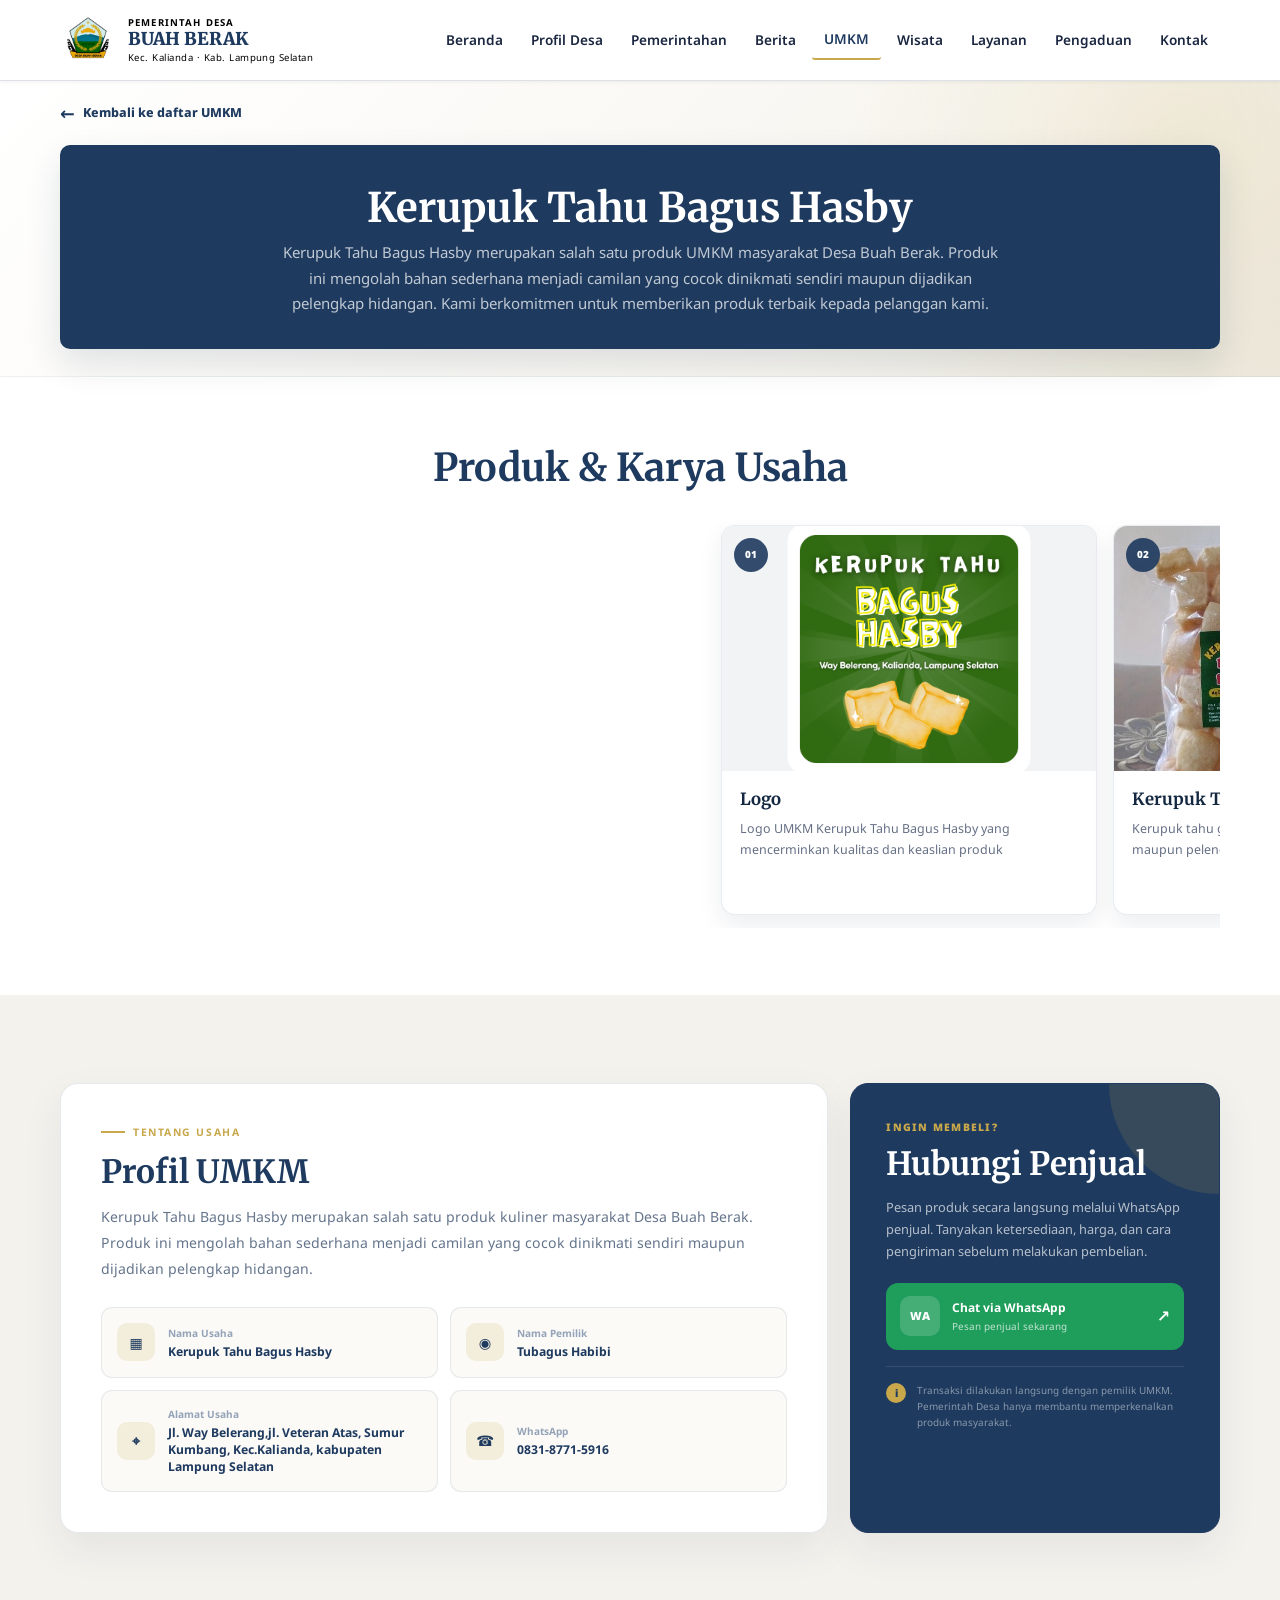
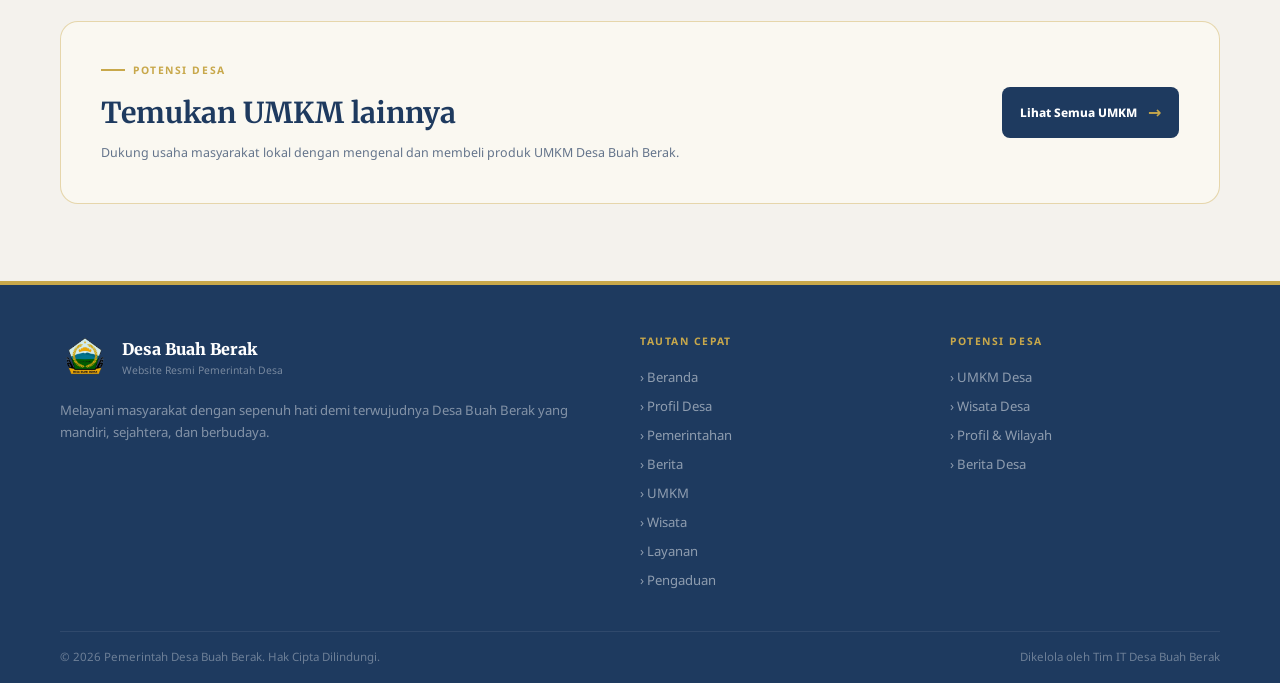
<file: umkm-detail.html>
<!DOCTYPE html>
<html lang="id">
<head>
  <meta charset="UTF-8" />
  <meta name="viewport" content="width=device-width, initial-scale=1.0" />
  <meta name="description" content="Profil UMKM Desa Buah Berak." />
  <title>Profil UMKM | Desa Buah Berak</title>
  <link rel="preconnect" href="https://fonts.googleapis.com" />
  <link rel="preconnect" href="https://fonts.gstatic.com" crossorigin />
  <link href="https://fonts.googleapis.com/css2?family=Merriweather:wght@400;700;900&family=Noto+Sans:wght@400;500;600;700;800&display=swap" rel="stylesheet" />
  <link rel="stylesheet" href="css/style.css" />
</head>

<body class="umkm-detail-page">
<header class="header">
  <div class="container inner">
    <a class="logo-area" href="index.html#beranda" aria-label="Beranda Desa Buah Berak">
      <img src="img/LogoDesaBuahBerak.png" alt="Logo Desa Buah Berak" />
      <div class="logo-text">
        <div class="kecamatan">Pemerintah Desa</div>
        <div class="desa-name">BUAH BERAK</div>
        <div class="sub">Kec. Kalianda · Kab. Lampung Selatan</div>
      </div>
    </a>

    <nav class="nav" aria-label="Navigasi utama">
      <a href="index.html#beranda">Beranda</a>
      <a href="profil.html">Profil Desa</a>
      <a href="pemerintahan.html">Pemerintahan</a>
      <a href="berita.html">Berita</a>
      <a href="umkm.html" class="active">UMKM</a>
      <a href="wisata.html">Wisata</a>
      <a href="layanan.html">Layanan</a>
      <a href="pengaduan.html">Pengaduan</a>
      <a href="index.html#kontak">Kontak</a>
    </nav>

    <button class="hamburger" id="hamburger" aria-label="Buka menu" aria-controls="mobileNav" aria-expanded="false">
      <span></span><span></span><span></span>
    </button>
  </div>

  <nav class="mobile-nav" id="mobileNav" aria-label="Navigasi mobile">
    <a href="index.html#beranda">Beranda</a>
    <a href="profil.html">Profil Desa</a>
    <a href="pemerintahan.html">Pemerintahan</a>
    <a href="berita.html">Berita</a>
    <a href="umkm.html" class="active">UMKM</a>
    <a href="wisata.html">Wisata</a>
    <a href="layanan.html">Layanan</a>
    <a href="index.html#kontak">Kontak</a>
  </nav>
</header>

<main id="umkmDetail">
  <!-- Tidak menggunakan .page-banner. -->
  <section class="umkm-detail-intro">
    <div class="container">
      <a class="umkm-back-link" href="umkm.html">
        <span aria-hidden="true">←</span> Kembali ke daftar UMKM
      </a>

      <div class="umkm-detail-banner reveal">
        <div class="umkm-banner-copy">
          <span class="umkm-eyebrow" id="umkmCategory">UMKM DESA</span>
          <h1 id="umkmName">Kerupuk Tahu Bagus Hasby</h1>
          <p id="umkmShortDesc">Informasi usaha sedang disiapkan.</p>
        </div>
      </div>
    </div>
  </section>

  <section class="umkm-gallery-section">
    <div class="container">
      <div class="umkm-section-heading reveal">
        <div>
          
          <h2 class="section-title">Produk &amp; Karya Usaha</h2>
        </div>
      </div>

      <div class="umkm-carousel-wrap reveal">
        <button class="umkm-carousel-btn prev" id="galleryPrev" type="button" aria-label="Foto sebelumnya">‹</button>
        <div class="umkm-carousel" id="galleryCarousel" tabindex="0" aria-label="Galeri foto produk">
          <div class="umkm-carousel-track" id="galleryTrack"></div>
        </div>
        <button class="umkm-carousel-btn next" id="galleryNext" type="button" aria-label="Foto berikutnya">›</button>
      </div>

      <div class="umkm-gallery-dots" id="galleryDots" aria-label="Indikator galeri"></div>
    </div>
  </section>

  <section class="umkm-info-section">
    <div class="container">
      <div class="umkm-info-layout">
        <article class="umkm-info-card reveal">
          <span class="section-label left"><span class="bar"></span> Tentang Usaha</span>
          <h2>Profil UMKM</h2>
          <p id="umkmDescription"></p>

          <div class="umkm-info-list">
            <div class="umkm-info-row">
              <span class="umkm-info-icon" aria-hidden="true">▦</span>
              <div><small>Nama Usaha</small><strong id="infoBusiness">-</strong></div>
            </div>
            <div class="umkm-info-row">
              <span class="umkm-info-icon" aria-hidden="true">◉</span>
              <div><small>Nama Pemilik</small><strong id="infoOwner">-</strong></div>
            </div>
            <div class="umkm-info-row">
              <span class="umkm-info-icon" aria-hidden="true">⌖</span>
              <div><small>Alamat Usaha</small><strong id="infoAddress">-</strong></div>
            </div>
            <div class="umkm-info-row">
              <span class="umkm-info-icon" aria-hidden="true">☎</span>
              <div><small>WhatsApp</small><strong id="infoPhone">-</strong></div>
            </div>
          </div>
        </article>

        <aside class="umkm-contact-card reveal">
          <div class="umkm-contact-accent"></div>
          <span class="umkm-contact-label">Ingin membeli?</span>
          <h2>Hubungi Penjual</h2>
          <p>Pesan produk secara langsung melalui WhatsApp penjual. Tanyakan ketersediaan, harga, dan cara pengiriman sebelum melakukan pembelian.</p>

          <a id="waButton" class="umkm-wa-button" href="#" target="_blank" rel="noopener noreferrer">
            <span class="umkm-wa-symbol">WA</span>
            <span>
              <strong>Chat via WhatsApp</strong>
              <small id="waButtonText">Hubungi penjual</small>
            </span>
            <b aria-hidden="true">↗</b>
          </a>

          <div class="umkm-contact-note">
            <span>i</span>
            <p>Transaksi dilakukan langsung dengan pemilik UMKM. Pemerintah Desa hanya membantu memperkenalkan produk masyarakat.</p>
          </div>
        </aside>
      </div>
    </div>
  </section>

  <section class="umkm-bottom-cta">
    <div class="container">
      <div class="umkm-cta-inner reveal">
        <div>
          <span class="section-label left"><span class="bar"></span> Potensi Desa</span>
          <h2>Temukan UMKM lainnya</h2>
          <p>Dukung usaha masyarakat lokal dengan mengenal dan membeli produk UMKM Desa Buah Berak.</p>
        </div>
        <a class="umkm-cta-button" href="umkm.html">Lihat Semua UMKM <span>→</span></a>
      </div>
    </div>
  </section>
</main>

<footer class="footer">
  <div class="container">
    <div class="footer-grid">
      <div>
        <div class="footer-brand">
          <img src="img/LogoDesaBuahBerak.png" alt="Logo Desa Buah Berak" />
          <div>
            <div class="footer-brand-name">Desa Buah Berak</div>
            <div class="footer-brand-sub">Website Resmi Pemerintah Desa</div>
          </div>
        </div>
        <p class="footer-desc">Melayani masyarakat dengan sepenuh hati demi terwujudnya Desa Buah Berak yang mandiri, sejahtera, dan berbudaya.</p>
      </div>
      <div>
        <div class="footer-heading">Tautan Cepat</div>
        <ul class="footer-links">
          <li><a href="index.html#beranda">› Beranda</a></li>
          <li><a href="profil.html">› Profil Desa</a></li>
          <li><a href="pemerintahan.html">› Pemerintahan</a></li>
          <li><a href="berita.html">› Berita</a></li>
          <li><a href="umkm.html">› UMKM</a></li>
          <li><a href="wisata.html">› Wisata</a></li>
          <li><a href="layanan.html">› Layanan</a></li>
          <li><a href="pengaduan.html">› Pengaduan</a></li>
        </ul>
      </div>
      <div>
        <div class="footer-heading">Potensi Desa</div>
        <ul class="footer-links">
          <li><a href="umkm.html">› UMKM Desa</a></li>
          <li><a href="wisata.html">› Wisata Desa</a></li>
          <li><a href="profil.html">› Profil &amp; Wilayah</a></li>
          <li><a href="berita.html">› Berita Desa</a></li>
        </ul>
      </div>
    </div>
    <div class="footer-bottom">
      <span>© 2026 Pemerintah Desa Buah Berak. Hak Cipta Dilindungi.</span>
      <span>Dikelola oleh Tim IT Desa Buah Berak</span>
    </div>
  </div>
</footer>


<script src="js/script.js"></script>
<script src="js/umkm-detail.js"></script>
</body>
</html>
</file>
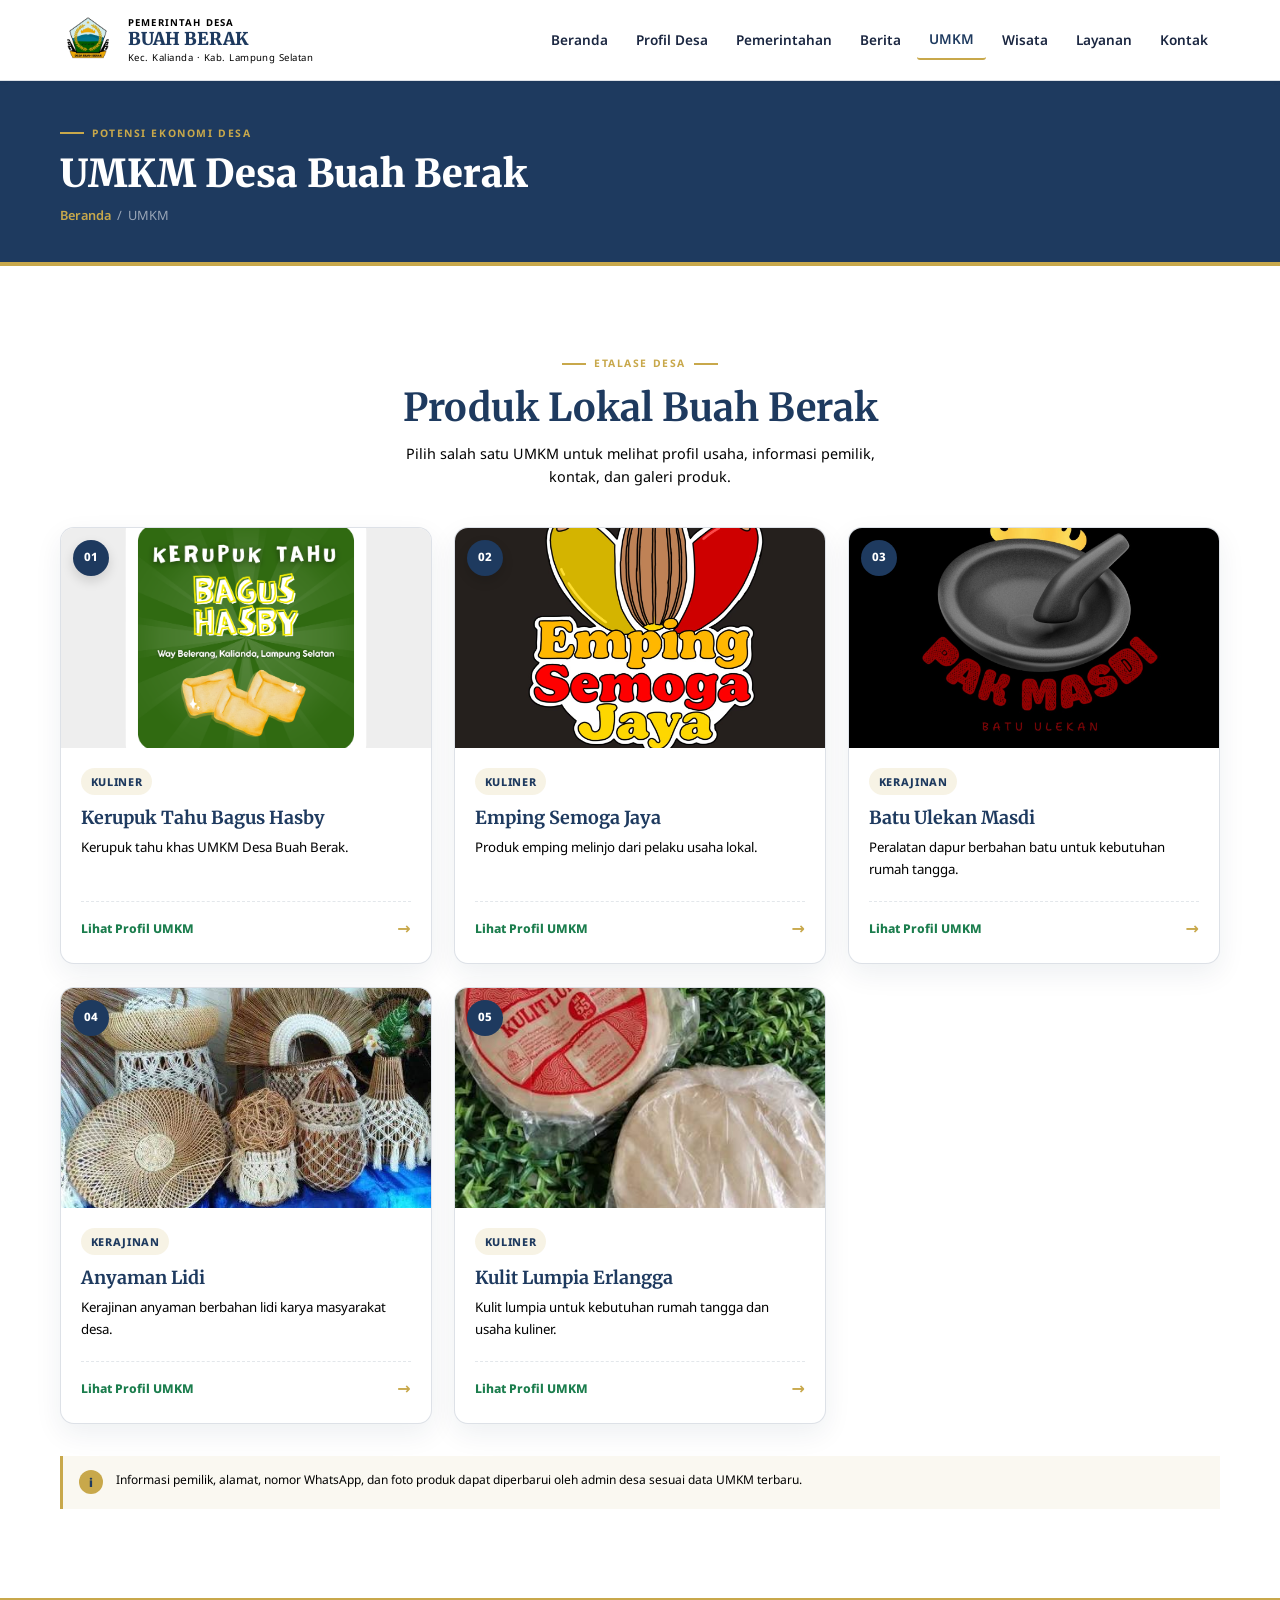
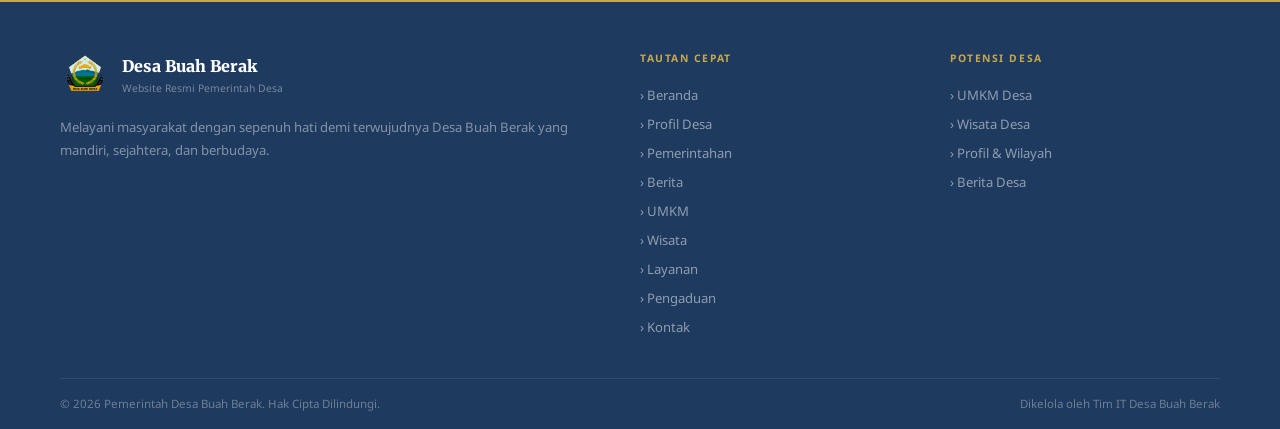
<file: umkm.html>
<!DOCTYPE html>
<html lang="id">
<head>
  <meta charset="UTF-8" />
  <meta name="viewport" content="width=device-width, initial-scale=1.0" />
  <meta name="description" content="UMKM Desa Buah Berak – produk lokal dan usaha masyarakat desa." />
  <title>UMKM Desa Buah Berak</title>
  <link rel="preconnect" href="https://fonts.googleapis.com" />
  <link rel="preconnect" href="https://fonts.gstatic.com" crossorigin />
  <link href="https://fonts.googleapis.com/css2?family=Merriweather:wght@400;700;900&family=Noto+Sans:wght@400;500;600;700;800&display=swap" rel="stylesheet" />
  <link rel="stylesheet" href="css/style.css" />
</head>
<body class="potensi-page simple-potential-page">
<header class="header">
  <div class="container inner">
    <a class="logo-area" href="index.html#beranda" aria-label="Beranda Desa Buah Berak">
      <img src="img/LogoDesaBuahBerak.png" alt="Logo Desa Buah Berak" />
      <div class="logo-text"><div class="kecamatan">Pemerintah Desa</div><div class="desa-name">BUAH BERAK</div><div class="sub">Kec. Kalianda · Kab. Lampung Selatan</div></div>
    </a>

    <nav class="nav" aria-label="Navigasi utama">
      <a href="index.html#beranda">Beranda</a>
      <a href="profil.html">Profil Desa</a>
      <a href="pemerintahan.html">Pemerintahan</a>
      <a href="berita.html">Berita</a>
      <a href="umkm.html" class="active">UMKM</a>
      <a href="wisata.html">Wisata</a>
      <a href="layanan.html">Layanan</a>
      <a href="index.html#kontak">Kontak</a>
    </nav>

    <button class="hamburger" id="hamburger" aria-label="Buka menu" aria-controls="mobileNav" aria-expanded="false"><span></span><span></span><span></span></button>
  </div>
  <nav class="mobile-nav" id="mobileNav" aria-label="Navigasi mobile">
    <a href="index.html#beranda" onclick="closeMobileNav()">Beranda</a><a href="profil.html" onclick="closeMobileNav()">Profil Desa</a><a href="pemerintahan.html" onclick="closeMobileNav()">Pemerintahan</a><a href="berita.html" onclick="closeMobileNav()">Berita</a><a href="umkm.html" class="active" onclick="closeMobileNav()">UMKM</a><a href="wisata.html" onclick="closeMobileNav()">Wisata</a><a href="layanan.html" onclick="closeMobileNav()">Layanan</a><a href="pengaduan.html" onclick="closeMobileNav()">Pengaduan</a><a href="index.html#kontak" onclick="closeMobileNav()">Kontak</a>
  </nav>
</header>
<main>
  <div class="page-banner">
    <div class="container">
      <div class="section-label left" style="margin-bottom:.5rem;"><span class="bar"></span> Potensi Ekonomi Desa</div>
      <h1>UMKM Desa Buah Berak</h1>
      <div class="breadcrumb"><a href="index.html">Beranda</a> &nbsp;/&nbsp; UMKM</div>
    </div>
  </div>
  <section class="simple-list-section" id="daftar-umkm">
    <div class="container">
      <div class="section-header center simple-section-head">
        <div class="section-label" style="justify-content:center;">Etalase Desa</div>
        <h2 class="section-title">Produk Lokal Buah Berak</h2>
        <p>Pilih salah satu UMKM untuk melihat profil usaha, informasi pemilik, kontak, dan galeri produk.</p>
      </div>
      <div class="simple-card-grid">
        <a class="simple-product-card" href="umkm-detail.html?id=kerupuk-tahu" aria-label="Lihat Kerupuk Tahu Bagus Hasby">
          <div class="simple-product-image"><img src="img/kerupuktahu.png" alt="Kerupuk Tahu Bagus Hasby" loading="lazy"><span class="simple-number">01</span></div>
          <div class="simple-product-body"><span class="simple-tag">Kuliner</span><h3>Kerupuk Tahu Bagus Hasby</h3><p>Kerupuk tahu khas UMKM Desa Buah Berak.</p><span class="wa-link">Lihat Profil UMKM <b>→</b></span></div>
        </a>
        <a class="simple-product-card" href="umkm-detail.html?id=emping" aria-label="Lihat Emping Semoga Jaya">
          <div class="simple-product-image"><img src="img/emping.jpg" alt="Emping Semoga Jaya" loading="lazy"><span class="simple-number">02</span></div>
          <div class="simple-product-body"><span class="simple-tag">Kuliner</span><h3>Emping Semoga Jaya</h3><p>Produk emping melinjo dari pelaku usaha lokal.</p><span class="wa-link">Lihat Profil UMKM <b>→</b></span></div>
        </a>
        <a class="simple-product-card" href="umkm-detail.html?id=batu-ulekan" aria-label="Lihat Batu Ulekan Masdi">
          <div class="simple-product-image"><img src="img/masdi.jpg" alt="Batu Ulekan Masdi" loading="lazy"><span class="simple-number">03</span></div>
          <div class="simple-product-body"><span class="simple-tag">Kerajinan</span><h3>Batu Ulekan Masdi</h3><p>Peralatan dapur berbahan batu untuk kebutuhan rumah tangga.</p><span class="wa-link">Lihat Profil UMKM <b>→</b></span></div>
        </a>
        <a class="simple-product-card" href="umkm-detail.html?id=anyaman-lidi" aria-label="Lihat Anyaman Lidi">
          <div class="simple-product-image"><img src="img/anyamanlidi.jpeg" alt="Anyaman Lidi" loading="lazy"><span class="simple-number">04</span></div>
          <div class="simple-product-body"><span class="simple-tag">Kerajinan</span><h3>Anyaman Lidi</h3><p>Kerajinan anyaman berbahan lidi karya masyarakat desa.</p><span class="wa-link">Lihat Profil UMKM <b>→</b></span></div>
        </a>
        <a class="simple-product-card" href="umkm-detail.html?id=kulit-lumpia" aria-label="Lihat Kulit Lumpia Erlangga">
          <div class="simple-product-image"><img src="img/lumpia.jpeg" alt="Kulit Lumpia Erlangga" loading="lazy"><span class="simple-number">05</span></div>
          <div class="simple-product-body"><span class="simple-tag">Kuliner</span><h3>Kulit Lumpia Erlangga</h3><p>Kulit lumpia untuk kebutuhan rumah tangga dan usaha kuliner.</p><span class="wa-link">Lihat Profil UMKM <b>→</b></span></div>
        </a>
      </div>
      <div class="simple-info"><span>i</span><p>Informasi pemilik, alamat, nomor WhatsApp, dan foto produk dapat diperbarui oleh admin desa sesuai data UMKM terbaru.</p></div>
    </div>
  </section>
</main>
<footer class="footer"><div class="container"><div class="footer-grid">
  <div><div class="footer-brand"><img src="img/LogoDesaBuahBerak.png" alt="Logo Desa Buah Berak" /><div><div class="footer-brand-name">Desa Buah Berak</div><div class="footer-brand-sub">Website Resmi Pemerintah Desa</div></div></div><p class="footer-desc">Melayani masyarakat dengan sepenuh hati demi terwujudnya Desa Buah Berak yang mandiri, sejahtera, dan berbudaya.</p></div>
  <div><div class="footer-heading">Tautan Cepat</div><ul class="footer-links"><li><a href="index.html#beranda">› Beranda</a></li><li><a href="profil.html">› Profil Desa</a></li><li><a href="pemerintahan.html">› Pemerintahan</a></li><li><a href="berita.html">› Berita</a></li><li><a href="umkm.html">› UMKM</a></li><li><a href="wisata.html">› Wisata</a></li><li><a href="layanan.html">› Layanan</a></li><li><a href="pengaduan.html">› Pengaduan</a></li><li><a href="index.html#kontak">› Kontak</a></li></ul></div>
  <div><div class="footer-heading">Potensi Desa</div><ul class="footer-links"><li><a href="umkm.html">› UMKM Desa</a></li><li><a href="wisata.html">› Wisata Desa</a></li><li><a href="profil.html">› Profil &amp; Wilayah</a></li><li><a href="berita.html">› Berita Desa</a></li></ul></div>
</div><div class="footer-bottom"><span>© 2026 Pemerintah Desa Buah Berak. Hak Cipta Dilindungi.</span><span>Dikelola oleh Tim IT Desa Buah Berak</span></div></div></footer>
<script src="js/script.js"></script><script src="js/potensi.js"></script>
</body></html>
</file>
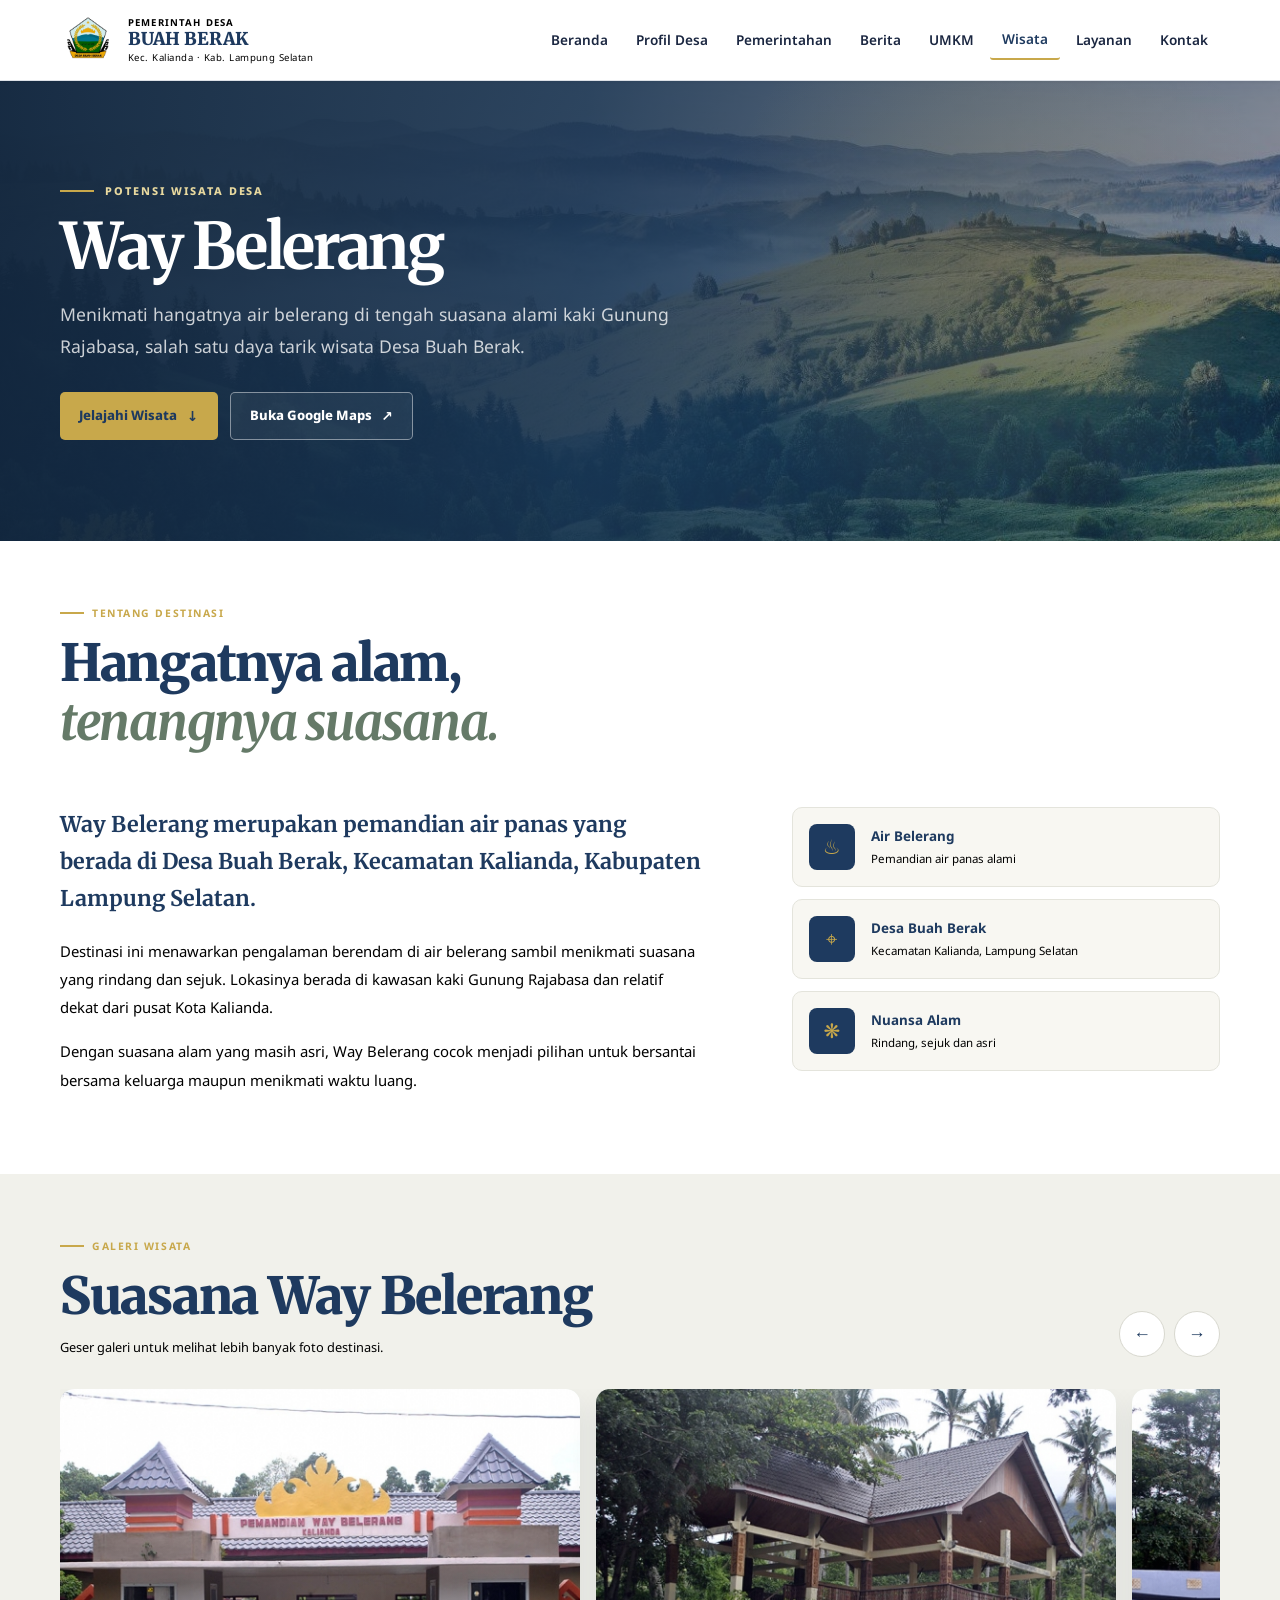
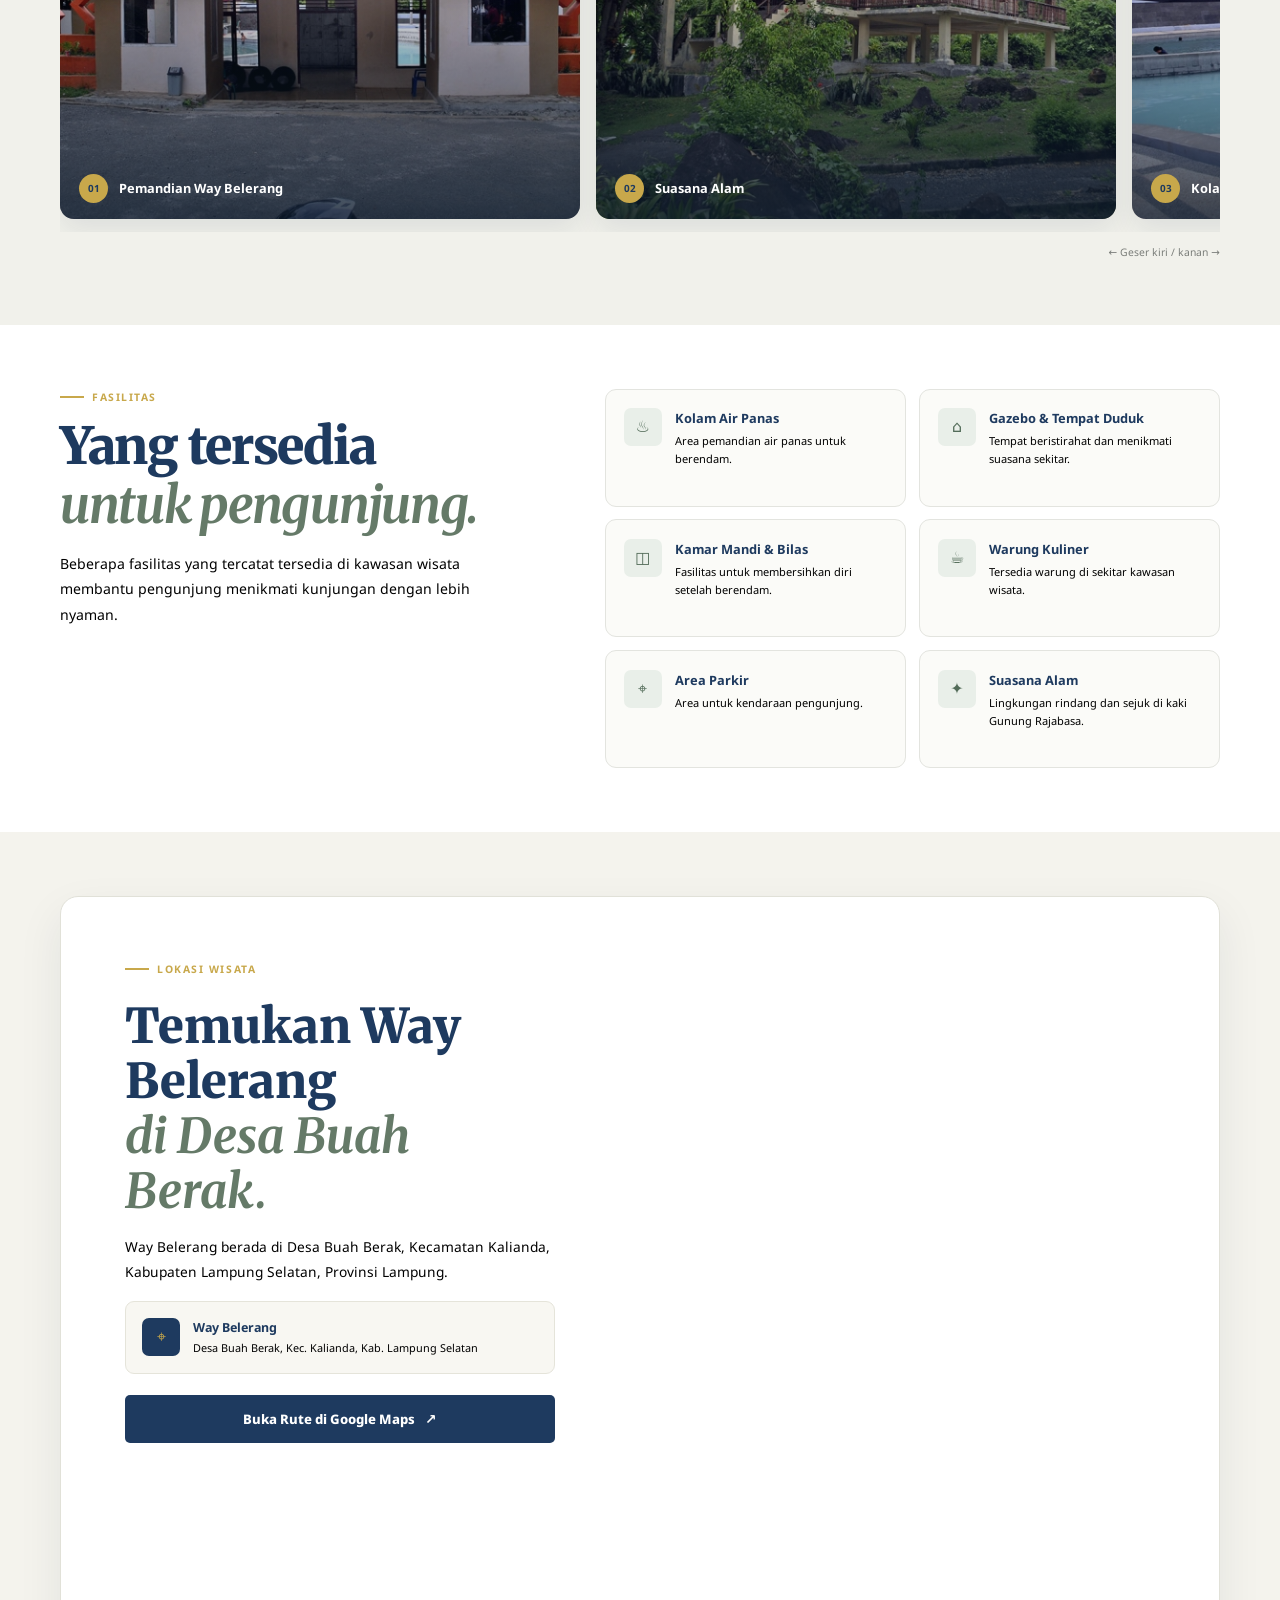
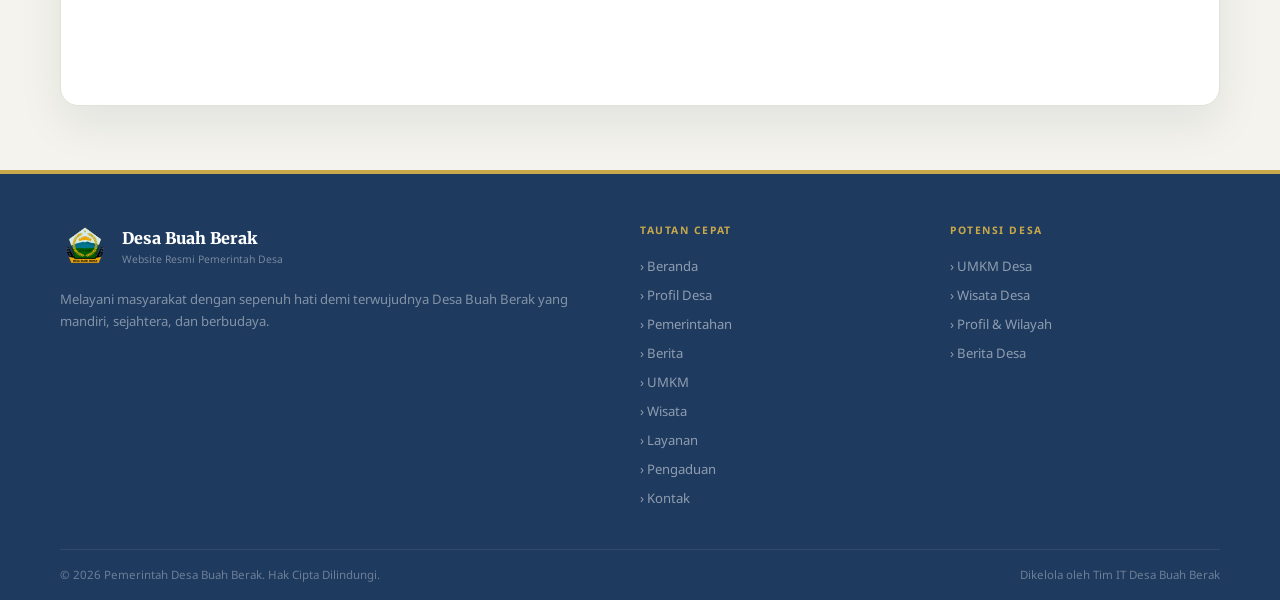
<file: wisata.html>
<!DOCTYPE html>
<html lang="id">
<head>
  <meta charset="UTF-8" />
  <meta name="viewport" content="width=device-width, initial-scale=1.0" />
  <meta name="description" content="Wisata Way Belerang Desa Buah Berak, Kecamatan Kalianda, Kabupaten Lampung Selatan." />
  <title>Wisata Way Belerang | Desa Buah Berak</title>
  <link rel="preconnect" href="https://fonts.googleapis.com" />
  <link rel="preconnect" href="https://fonts.gstatic.com" crossorigin />
  <link href="https://fonts.googleapis.com/css2?family=Merriweather:wght@400;700;900&family=Noto+Sans:wght@400;500;600;700;800&display=swap" rel="stylesheet" />
  <link rel="stylesheet" href="css/style.css" />
</head>

<body class="wisata-page">
<header class="header">
  <div class="container inner">
    <div class="logo-area">
      <img src="img/LogoDesaBuahBerak.png" alt="Logo Desa Buah Berak" />
      <div class="logo-text">
        <div class="kecamatan">Pemerintah Desa</div>
        <div class="desa-name">BUAH BERAK</div>
        <div class="sub">Kec. Kalianda · Kab. Lampung Selatan</div>
      </div>
    </div>

    <nav class="nav" aria-label="Navigasi utama">
      <a href="index.html#beranda">Beranda</a>
      <a href="profil.html">Profil Desa</a>
      <a href="pemerintahan.html">Pemerintahan</a>
      <a href="berita.html">Berita</a>
      <a href="umkm.html">UMKM</a>
      <a href="wisata.html" class="active">Wisata</a>
      <a href="layanan.html">Layanan</a>
      <a href="index.html#kontak">Kontak</a>
    </nav>

    <button class="hamburger" id="hamburger" aria-label="Menu">
      <span></span><span></span><span></span>
    </button>
  </div>

  <nav class="mobile-nav" id="mobileNav">
    <a href="index.html#beranda" onclick="closeMobileNav()">Beranda</a>
    <a href="profil.html" onclick="closeMobileNav()">Profil Desa</a>
    <a href="pemerintahan.html" onclick="closeMobileNav()">Pemerintahan</a>
    <a href="berita.html" onclick="closeMobileNav()">Berita</a>
    <a href="umkm.html" onclick="closeMobileNav()">UMKM</a>
    <a href="wisata.html" onclick="closeMobileNav()">Wisata</a>
    <a href="layanan.html" onclick="closeMobileNav()">Layanan</a>
    <a href="pengaduan.html" onclick="closeMobileNav()">Pengaduan</a>
    <a href="index.html#kontak" onclick="closeMobileNav()">Kontak</a>
  </nav>
</header>

<main>
  <!-- HERO -->
  <section class="wisata-hero">
    <div class="wisata-hero-bg">
      <img src="img/profil.jpg" alt="" aria-hidden="true">
    </div>
    <div class="wisata-hero-overlay"></div>
    <div class="container wisata-hero-content">
      <div class="wisata-hero-copy reveal">
        <div class="wisata-kicker"><span></span> POTENSI WISATA DESA</div>
        <h1>Way Belerang</h1>
        <p>Menikmati hangatnya air belerang di tengah suasana alami kaki Gunung Rajabasa, salah satu daya tarik wisata Desa Buah Berak.</p>
        <div class="wisata-hero-actions">
          <a href="#tentang" class="wisata-btn wisata-btn-gold">Jelajahi Wisata <span>↓</span></a>
          <a href="https://maps.app.goo.gl/ZZ1rMHnab6sSo7R89" target="_blank" rel="noopener" class="wisata-btn wisata-btn-light">Buka Google Maps <span>↗</span></a>
        </div>
      </div>
    </div>
  </section>

  <!-- ABOUT -->
  <section class="wisata-about" id="tentang">
    <div class="container">
      <div class="wisata-section-heading reveal">
        <div class="section-label left"><span class="bar"></span> Tentang Destinasi</div>
        <h2>Hangatnya alam,<br><em>tenangnya suasana.</em></h2>
      </div>

      <div class="wisata-about-grid">
        <div class="wisata-about-text reveal">
          <p class="wisata-lead">Way Belerang merupakan pemandian air panas yang berada di Desa Buah Berak, Kecamatan Kalianda, Kabupaten Lampung Selatan.</p>
          <p>Destinasi ini menawarkan pengalaman berendam di air belerang sambil menikmati suasana yang rindang dan sejuk. Lokasinya berada di kawasan kaki Gunung Rajabasa dan relatif dekat dari pusat Kota Kalianda.</p>
          <p>Dengan suasana alam yang masih asri, Way Belerang cocok menjadi pilihan untuk bersantai bersama keluarga maupun menikmati waktu luang.</p>
        </div>

        <div class="wisata-highlight reveal-stagger">
          <div class="wisata-highlight-card">
            <span class="wisata-highlight-icon">♨</span>
            <div><strong>Air Belerang</strong><small>Pemandian air panas alami</small></div>
          </div>
          <div class="wisata-highlight-card">
            <span class="wisata-highlight-icon">⌖</span>
            <div><strong>Desa Buah Berak</strong><small>Kecamatan Kalianda, Lampung Selatan</small></div>
          </div>
          <div class="wisata-highlight-card">
            <span class="wisata-highlight-icon">❋</span>
            <div><strong>Nuansa Alam</strong><small>Rindang, sejuk dan asri</small></div>
          </div>
        </div>
      </div>
    </div>
  </section>

  <!-- GALLERY -->
  <section class="wisata-gallery-section">
    <div class="container">
      <div class="wisata-gallery-head reveal">
        <div>
          <div class="section-label left"><span class="bar"></span> Galeri Wisata</div>
          <h2>Suasana Way Belerang</h2>
          <p>Geser galeri untuk melihat lebih banyak foto destinasi.</p>
        </div>
        <div class="wisata-gallery-controls" aria-label="Kontrol galeri">
          <button type="button" class="gallery-arrow gallery-prev" aria-label="Foto sebelumnya">←</button>
          <button type="button" class="gallery-arrow gallery-next" aria-label="Foto berikutnya">→</button>
        </div>
      </div>

      <div class="wisata-gallery-wrap reveal">
        <div class="wisata-gallery" id="wisataGallery" tabindex="0" aria-label="Galeri foto Way Belerang">
          <figure class="wisata-photo">
            <img src="img/belerang1.jpg" alt="Pemandian Way Belerang" onerror="this.onerror=null;this.src='img/wisata-way-belerang.svg';">
            <figcaption><span>01</span> Pemandian Way Belerang</figcaption>
          </figure>
          <figure class="wisata-photo">
            <img src="img/belerang2.jpg" alt="Suasana alam Way Belerang" onerror="this.onerror=null;this.src='img/wisata-way-belerang.svg';">
            <figcaption><span>02</span> Suasana Alam</figcaption>
          </figure>
          <figure class="wisata-photo">
            <img src="img/belerang3.jpg" alt="Kolam pemandian Way Belerang" onerror="this.onerror=null;this.src='img/wisata-way-belerang.svg';">
            <figcaption><span>03</span> Kolam Pemandian</figcaption>
          </figure>
          <figure class="wisata-photo">
            <img src="img/belerang4.jpg" alt="Area sekitar Way Belerang" onerror="this.onerror=null;this.src='img/wisata-way-belerang.svg';">
            <figcaption><span>04</span> Area Wisata</figcaption>
          </figure>
        </div>
      </div>
      <p class="wisata-gallery-hint">← Geser kiri / kanan →</p>
    </div>
  </section>

  <!-- FACILITIES -->
  <section class="wisata-facilities">
    <div class="container">
      <div class="wisata-facilities-grid">
        <div class="wisata-section-heading reveal">
          <div class="section-label left"><span class="bar"></span> Fasilitas</div>
          <h2>Yang tersedia<br><em>untuk pengunjung.</em></h2>
          <p>Beberapa fasilitas yang tercatat tersedia di kawasan wisata membantu pengunjung menikmati kunjungan dengan lebih nyaman.</p>
        </div>

        <div class="facility-list reveal-stagger">
          <div class="facility-item"><span>♨</span><div><strong>Kolam Air Panas</strong><small>Area pemandian air panas untuk berendam.</small></div></div>
          <div class="facility-item"><span>⌂</span><div><strong>Gazebo & Tempat Duduk</strong><small>Tempat beristirahat dan menikmati suasana sekitar.</small></div></div>
          <div class="facility-item"><span>◫</span><div><strong>Kamar Mandi & Bilas</strong><small>Fasilitas untuk membersihkan diri setelah berendam.</small></div></div>
          <div class="facility-item"><span>☕</span><div><strong>Warung Kuliner</strong><small>Tersedia warung di sekitar kawasan wisata.</small></div></div>
          <div class="facility-item"><span>⌖</span><div><strong>Area Parkir</strong><small>Area untuk kendaraan pengunjung.</small></div></div>
          <div class="facility-item"><span>✦</span><div><strong>Suasana Alam</strong><small>Lingkungan rindang dan sejuk di kaki Gunung Rajabasa.</small></div></div>
        </div>
      </div>
    </div>
  </section>

  <!-- LOCATION -->
  <section class="wisata-location">
    <div class="container">
      <div class="wisata-location-card reveal">
        <div class="wisata-location-copy">
          <div class="section-label left"><span class="bar"></span> Lokasi Wisata</div>
          <h2>Temukan Way Belerang<br><em>di Desa Buah Berak.</em></h2>
          <p>Way Belerang berada di Desa Buah Berak, Kecamatan Kalianda, Kabupaten Lampung Selatan, Provinsi Lampung.</p>
          <div class="location-address"><span>⌖</span><div><strong>Way Belerang</strong><small>Desa Buah Berak, Kec. Kalianda, Kab. Lampung Selatan</small></div></div>
          <a href="https://maps.app.goo.gl/ZZ1rMHnab6sSo7R89" target="_blank" rel="noopener" class="wisata-btn wisata-btn-navy">Buka Rute di Google Maps <span>↗</span></a>
        </div>
        <div class="wisata-map">
        <iframe src="https://www.google.com/maps/embed?pb=!1m18!1m12!1m3!1d18883.779759960773!2d105.58585990384168!3d-5.738226689916133!2m3!1f0!2f0!3f0!3m2!1i1024!2i768!4f13.1!3m3!1m2!1s0x2e4111d8654b04c1%3A0xe5bd5acd99ef7092!2sPemandian%20Air%20Panas%20Way%20Belerang!5e0!3m2!1sen!2sid!4v1788367326089!5m2!1sen!2sid" 
        width="600" 
        height="800"
        style="border:0;" 
        allowfullscreen="" 
        loading="lazy" 
        referrerpolicy="strict-origin-when-cross-origin">
        </iframe>
      </div>
      </div>
    </div>
  </section>
</main>

<!-- FOOTER -->
<footer class="footer">
  <div class="container">
    <div class="footer-grid">
      <div>
        <div class="footer-brand">
          <img src="img/LogoDesaBuahBerak.png" alt="Logo Desa Buah Berak" />
          <div>
            <div class="footer-brand-name">Desa Buah Berak</div>
            <div class="footer-brand-sub">Website Resmi Pemerintah Desa</div>
          </div>
        </div>
        <p class="footer-desc">Melayani masyarakat dengan sepenuh hati demi terwujudnya Desa Buah Berak yang mandiri, sejahtera, dan berbudaya.</p>
      </div>
      <div>
        <div class="footer-heading">Tautan Cepat</div>
        <ul class="footer-links">
          <li><a href="index.html#beranda">› Beranda</a></li><li><a href="profil.html">› Profil Desa</a></li>
          <li><a href="pemerintahan.html">› Pemerintahan</a></li><li><a href="berita.html">› Berita</a></li>
          <li><a href="umkm.html">› UMKM</a></li><li><a href="wisata.html">› Wisata</a></li>
          <li><a href="layanan.html">› Layanan</a></li><li><a href="pengaduan.html">› Pengaduan</a></li>
          <li><a href="index.html#kontak">› Kontak</a></li>
        </ul>
      </div>
      <div>
        <div class="footer-heading">Potensi Desa</div>
        <ul class="footer-links">
          <li><a href="umkm.html">› UMKM Desa</a></li><li><a href="wisata.html">› Wisata Desa</a></li>
          <li><a href="profil.html">› Profil & Wilayah</a></li><li><a href="berita.html">› Berita Desa</a></li>
        </ul>
      </div>
    </div>
    <div class="footer-bottom">
      <span>© 2026 Pemerintah Desa Buah Berak. Hak Cipta Dilindungi.</span>
      <span>Dikelola oleh Tim IT Desa Buah Berak</span>
    </div>
  </div>
</footer>

<script src="js/script.js"></script>
<script>
document.addEventListener('DOMContentLoaded', () => {
  const gallery = document.getElementById('wisataGallery');
  const prev = document.querySelector('.gallery-prev');
  const next = document.querySelector('.gallery-next');
  if (!gallery) return;

  const move = (direction) => {
    const card = gallery.querySelector('.wisata-photo');
    const gap = parseFloat(getComputedStyle(gallery).gap) || 16;
    const amount = card ? card.getBoundingClientRect().width + gap : gallery.clientWidth * .85;
    gallery.scrollBy({ left: direction * amount, behavior: 'smooth' });
  };

  prev?.addEventListener('click', () => move(-1));
  next?.addEventListener('click', () => move(1));

  gallery.addEventListener('keydown', e => {
    if (e.key === 'ArrowLeft') move(-1);
    if (e.key === 'ArrowRight') move(1);
  });
});
</script>
</body>
</html>
</file>
<file: css/style.css>
/* ─── Reset & Base ─── */
    *, *::before, *::after { box-sizing: border-box; margin: 0; padding: 0; }

    :root {
      --navy:   #1e3a5f;
      --navy-dark: #132740;
      --gold:   #c8a84b;
      --red:    #cc2229;
      --bg:     #f4f2ed;
      --card:   #ffffff;
      --muted:  #e8e4da;
      --text:   #1a2640;
      --text-soft: #000000;
      --border: rgba(30,58,95,.15);
      --radius: 4px;
      --serif: 'Merriweather', Georgia, serif;
      --sans:  'Noto Sans', system-ui, sans-serif;
    }

  html { scroll-behavior: smooth; overflow-x: hidden; }

body {
  font-family: var(--sans);
  background: var(--bg);
  color: var(--text);
  font-size: 16px;
  line-height: 1.6;
  overflow-x: hidden;
}

/* ─── Transisi Halaman (fade + naik sedikit saat masuk/keluar halaman) ─── */
body {
  opacity: 0;
  transform: translateY(10px);
  transition: opacity .35s ease, transform .35s ease;
}
body.page-loaded { opacity: 1; transform: translateY(0); }
body.page-leaving { opacity: 0; transform: translateY(-8px); }

/* ─── Reveal saat scroll (muncul halus dari bawah) ─── */
.reveal {
  opacity: 0;
  transform: translateY(28px);
  transition: opacity .7s cubic-bezier(.2,.65,.3,1), transform .7s cubic-bezier(.2,.65,.3,1);
}
.reveal.in-view { opacity: 1; transform: translateY(0); }

/* Efek muncul bergiliran (stagger) untuk kartu dalam satu grid */
.reveal-stagger > * {
  opacity: 0; transform: translateY(28px);
  transition: opacity .6s cubic-bezier(.2,.65,.3,1), transform .6s cubic-bezier(.2,.65,.3,1);
}
.reveal-stagger.in-view > *:nth-child(1) { transition-delay: .05s; }
.reveal-stagger.in-view > *:nth-child(2) { transition-delay: .15s; }
.reveal-stagger.in-view > *:nth-child(3) { transition-delay: .25s; }
.reveal-stagger.in-view > *:nth-child(4) { transition-delay: .35s; }
.reveal-stagger.in-view > *:nth-child(5) { transition-delay: .45s; }
.reveal-stagger.in-view > *:nth-child(6) { transition-delay: .55s; }
.reveal-stagger.in-view > * { opacity: 1; transform: translateY(0); }

@media (prefers-reduced-motion: reduce) {
  body, .reveal, .reveal-stagger > * {
    transition: none !important; animation: none !important;
    opacity: 1 !important; transform: none !important;
  }
}

    a { color: inherit; text-decoration: none; }
    img { display: block; max-width: 100%; }
    ul { list-style: none; }

    /* ─── Utility ─── */
    .container { max-width: 1200px; margin: 0 auto; padding: 0 1.25rem; }
    .section-label {
      display: flex; align-items: center; gap: .5rem;
      font-size: .65rem; font-weight: 700; letter-spacing: .15em;
      text-transform: uppercase; color: var(--gold); margin-bottom: .75rem;
    }
    .section-label::before,
    .section-label::after { content: ''; height: 2px; width: 1.5rem; background: var(--gold); }
    .section-label.left::after { display: none; }
    .section-label.left::before { display: none; }
    .section-label.left { justify-content: flex-start; }
    .section-label.left .bar { height: 2px; width: 1.5rem; background: var(--gold); }

    h2.section-title {
      font-family: var(--serif);
      font-size: clamp(1.75rem, 3vw, 2.5rem);
      font-weight: 700;
      color: var(--navy);
      line-height: 1.2;
    }

    /* ─── Topbar ─── */
    .topbar {
      background: var(--navy);
      color: rgba(255,255,255,.75);
      font-size: .72rem;
      padding: .4rem 0;
      display: none;
    }
    @media (min-width: 768px) { .topbar { display: block; } }
    .topbar .inner {
      display: flex; justify-content: space-between; align-items: center;
    }
    .topbar-group { display: flex; gap: 1.5rem; align-items: center; }
    .topbar-item { display: flex; align-items: center; gap: .35rem; }
    .topbar-item svg { width: 11px; height: 11px; }

    /* ─── Header ─── */
    .header {
      background: #fff;
      border-bottom: 1px solid var(--border);
      box-shadow: 0 1px 4px rgba(0,0,0,.06);
      position: sticky; top: 0; z-index: 100;
    }
    .header .inner {
      display: flex; align-items: center; justify-content: space-between;
      padding: .75rem 1.25rem;
    }
    .logo-area { display: flex; align-items: center; gap: .75rem; }
    .logo-area img { width: 56px; height: 56px; object-fit: contain; }
    .logo-text .kecamatan {
      font-size: .6rem; font-weight: 700; letter-spacing: .12em;
      text-transform: uppercase; color: var(--text-soft);
    }
    .logo-text .desa-name {
      font-family: var(--serif);
      font-size: 1.1rem; font-weight: 900; color: var(--navy);
      line-height: 1.1;
    }
    .logo-text .sub {
      font-size: .6rem; color: var(--text-soft); letter-spacing: .05em;
    }

    /* Nav */
    .nav { display: none; align-items: center; gap: .25rem; margin-left: auto;}
    @media (min-width: 1024px) { .nav { display: flex; } }
    .nav a {
      padding: .5rem .75rem; font-size: .85rem; font-weight: 600;
      border-radius: 3px; transition: color .2s, background .2s;
    }
    .nav a:hover { color: var(--navy); background: var(--muted); }
    .nav a.active { color: var(--navy); border-bottom: 2px solid var(--gold); }
  
    
    .hamburger {
      display: flex; flex-direction: column; justify-content: center;
      gap: 5px; width: 36px; height: 36px; cursor: pointer;
      background: none; border: none; padding: 4px;
    }
    .hamburger span {
      display: block; height: 2px; background: var(--navy);
      border-radius: 2px; transition: all .25s;
    }
    .hamburger.open span:nth-child(1) { transform: translateY(7px) rotate(45deg); }
    .hamburger.open span:nth-child(2) { opacity: 0; }
    .hamburger.open span:nth-child(3) { transform: translateY(-7px) rotate(-45deg); }
    @media (min-width: 1024px) { .hamburger { display: none; } }

    /* Mobile nav */
    .mobile-nav {
      display: none; flex-direction: column; background: #fff;
      border-top: 1px solid var(--border); padding: .5rem 1.25rem 1rem;
    }
    .mobile-nav.open { display: flex; }
    .mobile-nav a {
      padding: .65rem .75rem; font-size: .9rem; font-weight: 600;
      border-radius: 3px; transition: background .2s;
    }
    .mobile-nav a:hover { background: var(--muted); }

    /* ─── Hero ─── */
.hero { position: relative; min-height: 580px; overflow: hidden; padding: 2.5rem 0; display: flex; align-items: center; }
@media (min-width: 768px) { .hero { min-height: 660px; padding: 0; } }
    .hero-img {
      position: absolute; inset: 0;
      width: 100%; height: 100%; object-fit: cover;
    }
    .hero-overlay {
      position: absolute; inset: 0;
      background: linear-gradient(to right, rgba(30,58,95,.92) 0%, rgba(30,58,95,.65) 55%, transparent 100%);
    }
    .hero-stripe {
      position: absolute; top: 0; right: 0; width: 6px; height: 100%;
      display: flex; flex-direction: column;
    }
    .hero-stripe .red { flex: 1; background: var(--red); }
    .hero-stripe .white { flex: 1; background: #fff; }
    .hero-content { position: relative; width: 100%; }
    .hero-inner { max-width: 620px; }
    .hero-badge {
      display: flex; align-items: center; gap: .5rem;
      font-size: .65rem; font-weight: 700; letter-spacing: .15em;
      text-transform: uppercase; color: var(--gold); margin-bottom: 1rem;
    }
    .hero-badge::before { content: ''; height: 2px; width: 2rem; background: var(--gold); }
    .hero h1 {
      font-family: var(--serif);
      font-size: clamp(2.2rem, 6vw, 3.8rem);
      font-weight: 900; color: #fff;
      line-height: 1.1; margin-bottom: 1rem;
    }
    .hero p {
      color: rgba(255,255,255,.8);
      font-size: clamp(.9rem, 2vw, 1.1rem);
      max-width: 480px; margin-bottom: 2rem;
    }
    .hero-btns { display: flex; gap: .75rem; flex-wrap: wrap; }
    .btn-primary {
      display: inline-flex; align-items: center; gap: .4rem;
      padding: .8rem 1.5rem; background: var(--gold); color: var(--text);
      font-weight: 700; font-size: .88rem; border-radius: 3px;
      transition: opacity .2s;
    }
    .btn-primary:hover { opacity: .88; }
    .btn-outline {
      display: inline-flex; align-items: center; gap: .4rem;
      padding: .8rem 1.5rem; border: 1.5px solid rgba(255,255,255,.5);
      color: #fff; font-weight: 600; font-size: .88rem; border-radius: 3px;
      transition: background .2s;
    }
    .btn-outline:hover { background: rgba(255,255,255,.1); }

    /* ─── Stats ─── */
    .stats { background: var(--navy); }
    .stats-grid {
      display: grid; grid-template-columns: repeat(2, 1fr);
    }
    @media (min-width: 768px) { .stats-grid { grid-template-columns: repeat(4, 1fr); } }
    .stat-item {
      display: flex; align-items: center; gap: 1rem;
      padding: 1.5rem 1.75rem;
      border-right: 1px solid rgba(255,255,255,.08);
      border-bottom: 1px solid rgba(255,255,255,.08);
    }
    .stat-icon {
      width: 42px; height: 42px; border-radius: 4px;
      background: var(--gold);
      display: flex; align-items: center; justify-content: center;
      flex-shrink: 0;
    }
    .stat-icon svg { width: 20px; height: 20px; stroke: var(--navy); fill: none; stroke-width: 2; }
    .stat-val {
      font-family: var(--serif); font-size: 1.6rem; font-weight: 900;
      color: #fff; line-height: 1;
    }
    .stat-unit { font-size: .75rem; font-weight: 400; color: rgb(255, 255, 255); }
    .stat-label { font-size: .72rem; color: rgb(255, 255, 255); margin-top: .25rem; }

    /* ─── Profil ─── */
    .profil { padding: 2rem 0; background: var(--bg); }
    .profil-grid {
      display: grid; gap: 1rem; align-items: center;
    }
    .profil-text { text-align: center; }
    {
      .profil-grid { grid-template-columns: 1fr 1fr; }
    }
    .profil-meta {
      display: grid; grid-template-columns: 1fr 1fr; gap: 1rem;
      margin-top: 2rem;
    }
    .meta-card {
      background: var(--card); border: 2px solid var(--border);
      border-radius: var(--radius); padding: 1rem; 
    }
    .meta-card .label {
      font-size: .7rem; color: var(--text-soft); margin-bottom: .25rem;
    }
    .meta-card .value {
      font-family: var(--serif); font-weight: 700; color: var(--navy);
      font-size: .95rem;
    }
    .profil-img-wrap {
      position: relative;
    }
    .profil-img-wrap::before {
      content: ''; position: absolute;
      top: -12px; left: -12px; right: 12px; bottom: 12px;
      border: 2px solid var(--gold); border-radius: var(--radius);
      opacity: .3;
    }
    .profil-img-wrap img {
      position: relative; width: 100%; height: 380px;
      object-fit: cover; border-radius: var(--radius);
    }
    .profil-img-caption {
      position: absolute; bottom: 1rem; left: 1rem;
      background: rgba(30,58,95,.88); color: #fff;
      font-size: .72rem; font-weight: 600; padding: .35rem .75rem;
      border-radius: 3px;
    }

    /* ─── Layanan ─── */
    .layanan { padding: 5rem 0; background: var(--muted); }
    .section-header { text-align: center; margin-bottom: 3rem; }
    .section-header p {
      color: var(--text-soft); font-size: .9rem;
      max-width: 520px; margin: .75rem auto 0;
    }
    .layanan-grid {
      display: grid; gap: 1.25rem;
      grid-template-columns: repeat(auto-fill, minmax(280px, 1fr));
    }
    .layanan-card {
      background: var(--card); border: 1px solid var(--border);
      border-radius: var(--radius); padding: 1.5rem;
      cursor: pointer; transition: border-color .2s, box-shadow .2s;
    }
    .layanan-card:hover {
      border-color: var(--navy);
      box-shadow: 0 4px 16px rgba(30,58,95,.1);
    }
    .layanan-icon {
      width: 48px; height: 48px; border-radius: 4px;
      background: rgba(30,58,95,.08);
      display: flex; align-items: center; justify-content: center;
      margin-bottom: 1rem;
      transition: background .2s;
    }
    .layanan-card:hover .layanan-icon { background: var(--navy); }
    .layanan-icon svg {
      width: 22px; height: 22px; stroke: var(--navy); fill: none;
      stroke-width: 2; transition: stroke .2s;
    }
    .layanan-card:hover .layanan-icon svg { stroke: #fff; }
    .layanan-card h3 { font-size: .95rem; font-weight: 700; color: var(--navy); margin-bottom: .4rem; }
    .layanan-card p { font-size: .82rem; color: var(--text-soft); line-height: 1.5; }
    .layanan-more {
      display: flex; align-items: center; gap: .25rem;
      font-size: .75rem; font-weight: 700; color: var(--gold);
      margin-top: 1rem;
    }
    .layanan-more svg { width: 13px; height: 13px; stroke: var(--gold); fill: none; stroke-width: 2.5; }
    .layanan-info {
      margin-top: 2.5rem; text-align: center;
    }
    .layanan-info-box {
      display: inline-block;
      background: var(--card); border: 1px solid var(--border);
      border-radius: var(--radius); padding: .85rem 1.5rem;
      font-size: .82rem; color: var(--text-soft);
    }
    .layanan-info-box strong { color: var(--text); }

    /* ─── Berita ─── */
    .berita-home { padding: 5rem 0 5rem; background: var(--bg); }
    .berita-header {
      display: flex; align-items: flex-end; justify-content: space-between;
      margin-bottom: 2.5rem; gap: 1rem;
    }
    .berita { padding: 1rem 0 5rem; background: var(--bg); }
    .berita-header {
      display: flex; align-items: flex-end; justify-content: space-between;
      margin-bottom: 2.5rem; gap: 1rem;
    }
    .btn-semua {
      display: none; justify-content: center; gap: .4rem;
      padding: .55rem 1.1rem; border: 1.5px solid var(--navy);
      color: var(--navy); font-size: .82rem; font-weight: 600;
      border-radius: 3px; transition: background .2s, color .2s;
      white-space: nowrap;
    }
    @media (min-width: 768px) { .btn-semua { display: inline-flex; } }
    .btn-semua:hover { background: var(--navy); color: #fff; }
    .btn-semua svg { width: 13px; height: 13px; stroke: currentColor; fill: none; stroke-width: 2; }
    .berita-grid {
      display: grid; gap: 1.5rem;
      grid-template-columns: repeat(auto-fill, minmax(300px, 1fr));
    }

    /* Tombol "Semua Berita" — lebar penuh, di bawah grid, rata tengah */
    .berita-cta { margin-top: 1rem; }
    .btn-semua-full {
      display: flex; align-items: center; justify-content: center; gap: .5rem;
      width: 100%; padding: 1rem; border: 1.5px solid var(--navy);
      border-radius: 6px; color: var(--navy); font-size: .95rem; font-weight: 700;
      transition: background .2s, color .2s;
    }
    .btn-semua-full:hover { background: var(--navy); color: #fff; }
    .btn-semua-full svg { width: 15px; height: 15px; stroke: currentColor; fill: none; stroke-width: 2; }
    .berita-grid {
      display: grid; gap: 1.5rem;
      grid-template-columns: repeat(auto-fill, minmax(300px, 1fr));
    }
    
    .berita-card {
      background: var(--card); border: 2px solid var(--border);
      border-radius: var(--radius); overflow: hidden;
      transition: box-shadow .2s;
    }
    .berita-card:hover { box-shadow: 0 6px 20px rgba(0,0,0,.08); }
    .berita-thumb {
      position: relative; height: 200px; overflow: hidden; background: var(--muted);
    }
    .berita-thumb img {
      width: 100%; height: 100%; object-fit: cover;
      transition: transform .5s;
    }
    .berita-card:hover .berita-thumb img { transform: scale(1.05); }
    .berita-badge {
      position: absolute; top: .75rem; left: .75rem;
      padding: .2rem .6rem; font-size: .65rem; font-weight: 700;
      border-radius: 2px;
    }
    .badge-pengumuman { background: var(--red); color: #fff; }
    .badge-kegiatan   { background: var(--navy); color: #fff; }
    .badge-infrastruktur { background: var(--gold); color: var(--text); }
    .berita-body { padding: 1.25rem; }
    .berita-date {
      display: flex; align-items: center; gap: .3rem;
      font-size: .72rem; color: var(--text-soft); margin-bottom: .6rem;
    }
    .berita-date svg { width: 11px; height: 11px; stroke: currentColor; fill: none; stroke-width: 2; }
    .berita-body h3 {
      font-size: .95rem; font-weight: 700; color: var(--navy);
      line-height: 1.35; margin-bottom: .5rem;
      display: -webkit-box; -webkit-line-clamp: 2; -webkit-box-orient: vertical; overflow: hidden;
    }
    .berita-body p {
      font-size: .82rem; color: var(--text-soft); line-height: 1.5;
      display: -webkit-box; -webkit-line-clamp: 3; -webkit-box-orient: vertical; overflow: hidden;
    }
    .berita-more {
      display: flex; align-items: center; gap: .25rem;
      font-size: .75rem; font-weight: 700; color: var(--gold); margin-top: .9rem;
    }
    .berita-more svg { width: 13px; height: 13px; stroke: var(--gold); fill: none; stroke-width: 2.5; }

    /* ─── Pemerintahan ─── */
    .pemerintahan { padding: 2rem 0; background: var(--white); }
    .pemerintahan .section-label { justify-content: center; }
    .pemerintahan h2.section-title { color: var(--navy); text-align: center; }
    .pemerintahan .sub {
      text-align: center; color: rgba(0, 0, 4, 0.55);
      font-size: .88rem; margin-top: .75rem; max-width: 480px; margin-inline: auto;
    }
    .official-lead {
      display: grid;
      justify-content: center;
      gap:3rem; margin-top: 3.5rem;
    }
    .officials-grid {
      display: grid; gap: 5rem; margin-top: 4rem;
      grid-template-columns: repeat(2,minmax(0, 1fr));
    
    }
    @media (min-width: 768px) { .officials-grid { grid-template-columns: repeat(4, 1fr); } }
    .official-card {
      text-align: center;
      cursor: pointer;
    }
    .official-photo {
      width: 200px; height: 200px; border-radius: 50%;
      overflow: hidden; margin: 0 auto 1rem;
      border: 3px solid var(--gold); background: var(--muted);
    }
    .official-photo img {
      width: 100%; height: 130%; object-fit: cover;
      transition: transform .3s;
    }
    .official-card:hover .official-photo img { transform: scale(1.06); }
    .official-name { font-weight: 700; color: #000000; font-size: .9rem; line-height: 1.3; }
    .official-role { color: var(--gold); font-size: .78rem; font-weight: 600; margin-top: .25rem; }

  /* ─── Pop-up Informasi Aparatur Desa ─── */
.official-card {
  cursor: pointer;
  transition: transform .2s ease;
}
.official-card:focus-visible {
  outline: 3px solid rgba(200,168,75,.45);
  outline-offset: 5px;
}
.official-card:hover {
  transform: translateY(-3px);
}

.official-popover {
  position: absolute;
  z-index: 9999;
  width: min(360px, calc(100vw - 24px));
  max-width: calc(100vw - 24px);
  background: #fff;
  border: 1px solid rgba(30,58,95,.14);
  border-radius: 14px;
  box-shadow: 0 20px 50px rgba(19,39,64,.22), 0 5px 16px rgba(19,39,64,.10);
  overflow: hidden;
  opacity: 0;
  visibility: hidden;
  transform: translateY(12px) scale(.96);
  transition: opacity .22s ease, transform .22s cubic-bezier(.16,1,.3,1), visibility .22s;
  pointer-events: none;
}
.official-popover.active {
  opacity: 1;
  visibility: visible;
  transform: translateY(0) scale(1);
  pointer-events: auto;
}
.official-popover::after {
  content: '';
  position: absolute;
  width: 13px;
  height: 13px;
  transform: rotate(45deg);
  z-index: 1;
}
.official-popover.pop-top::after {
  bottom: -7px;
  left: 50%;
  margin-left: -7px;
  background: #fff;
  border-right: 1px solid rgba(30,58,95,.14);
  border-bottom: 1px solid rgba(30,58,95,.14);
}
.official-popover.pop-bottom::after {
  top: -7px;
  left: 50%;
  margin-left: -7px;
  background: var(--navy);
  border-left: 1px solid rgba(30,58,95,.14);
  border-top: 1px solid rgba(30,58,95,.14);
}

.popover-header {
  position: relative;
  background: linear-gradient(135deg, var(--navy-dark), var(--navy));
  color: #fff;
  padding: 18px 18px 16px;
  display: flex;
  align-items: center;
  gap: 13px;
  border-bottom: 3px solid var(--gold);
}
.popover-avatar {
  width: 58px;
  height: 58px;
  border-radius: 50%;
  object-fit: cover;
  object-position: center top;
  flex: 0 0 58px;
  border: 3px solid var(--gold);
  background: var(--muted);
}
.pop-title-wrap {
  min-width: 0;
  display: flex;
  flex-direction: column;
  padding-right: 24px;
}
.pop-name {
  font-family: var(--serif);
  font-size: 1rem;
  font-weight: 900;
  color: #fff;
  line-height: 1.25;
}
.pop-role {
  font-size: .72rem;
  color: var(--gold);
  font-weight: 700;
  margin-top: 4px;
}
.popover-close {
  position: absolute;
  top: 12px;
  right: 12px;
  background: rgba(255,255,255,.12);
  border: 1px solid rgba(255,255,255,.18);
  color: #fff;
  width: 28px;
  height: 28px;
  border-radius: 50%;
  cursor: pointer;
  display: flex;
  align-items: center;
  justify-content: center;
  font-size: 18px;
  line-height: 1;
  transition: background .2s, transform .2s;
}
.popover-close:hover {
  background: rgba(255,255,255,.22);
  transform: rotate(90deg);
}
.popover-body {
  padding: 15px 17px 17px;
  background: #fff;
}
.popover-section-title {
  display: flex;
  align-items: center;
  gap: 7px;
  color: var(--navy);
  font-size: .68rem;
  font-weight: 800;
  letter-spacing: .1em;
  text-transform: uppercase;
  margin-bottom: 10px;
  justify-content: center;
  text-align: center;
  width: 100%;
}
.popover-section-title::before {
  content: '';
  width: 18px;
  height: 2px;
  background: var(--gold);
}
.pop-info-list {
  display: flex;
  flex-direction: column;
  gap: 0;
}
.pop-info-item {
  display: grid;
  grid-template-columns: 100px 1fr;
  gap: 10px;
  align-items: start;
  padding: 9px 0;
  border-bottom: 1px solid rgba(30,58,95,.08);
  font-size: .78rem;
}
.pop-info-item:last-child {
  border-bottom: none;
  padding-bottom: 0;
}
.pop-label {
  color: #64748b;
  font-weight: 700;
  font-size: .68rem;
  text-transform: uppercase;
  letter-spacing: .04em;
}
.pop-val {
  color: var(--navy);
  font-weight: 700;
  text-align: right;
  word-break: break-word;
}
.pop-note {
  margin-top: 12px;
  padding: 9px 10px;
  border-left: 3px solid var(--gold);
  background: rgba(200,168,75,.09);
  color: #64748b;
  font-size: .68rem;
  line-height: 1.45;
  border-radius: 0 5px 5px 0;
}
@media (max-width: 480px) {
  .official-popover {
    position: fixed;
    left: 12px !important;
    right: 12px;
    width: auto;
    top: 50% !important;
    transform: translateY(-46%) scale(.96);
  }
  .official-popover.active {
    transform: translateY(-50%) scale(1);
  }
  .official-popover::after { display: none; }
  .popover-header { padding: 16px; }
}

    /* ─── Kontak ─── */
    .kontak { padding: 5rem 0; background: var(--bg); }
    .kontak-grid {
      display: grid; gap: 3rem; align-items: start;
    }
    @media (min-width: 900px) { .kontak-grid { grid-template-columns: 1fr 1fr; } }
    .kontak-info-items { display: flex; flex-direction: column; gap: 1.25rem; margin-top: 2rem; }
    .kontak-item { display: flex; gap: 1rem; }
    .kontak-icon {
      width: 42px; height: 42px; border-radius: 4px;
      background: rgba(30,58,95,.08);
      display: flex; align-items: center; justify-content: center; flex-shrink: 0;
    }
    .kontak-icon svg { width: 18px; height: 18px; stroke: var(--navy); fill: none; stroke-width: 2; }
    .kontak-label {
      font-size: .65rem; font-weight: 700; letter-spacing: .1em;
      text-transform: uppercase; color: var(--text-soft); margin-bottom: .2rem;
    }
    .kontak-val { font-size: .88rem; color: var(--text); }
    .sosmed { display: flex; gap: 1rem; justify-content: flex-start; }
    .sosmed-btn {
      width: 40px; height: 40px; border-radius: 4px;
      background: rgba(30,58,95,.08);
      display: flex; align-items: center; justify-content: center;
      transition: background .2s, color .2s;
    }
    .sosmed-btn:hover { background: var(--navy); }
    .sosmed-btn:hover svg { stroke: #fff; }
    .sosmed-btn svg { width: 18px; height: 18px; stroke: var(--navy); fill: none; stroke-width: 2; }

    /* Form */
    .form-card {
      background: var(--card); border: 1px solid var(--border);
      border-radius: var(--radius); padding: 2rem;
    }
    .form-card h3 {
      font-family: var(--serif); font-size: 1.3rem; font-weight: 700;
      color: var(--navy); margin-bottom: 1.5rem;
    }
    .form-row { display: grid; gap: 1rem; margin-bottom: 1rem; }
    @media (min-width: 480px) { .form-row { grid-template-columns: 1fr 1fr; } }
    .form-group { display: flex; flex-direction: column; gap: .35rem; margin-bottom: 1rem; }
    .form-group label {
      font-size: .68rem; font-weight: 700; letter-spacing: .1em;
      text-transform: uppercase; color: var(--text-soft);
    }
    .form-group input,
    .form-group textarea {
      padding: .65rem .85rem;
      background: var(--muted); border: 1px solid var(--border);
      border-radius: 3px; font-family: var(--sans); font-size: .88rem;
      color: var(--text); outline: none; transition: border-color .2s, box-shadow .2s;
    }
    .form-group input:focus,
    .form-group textarea:focus {
      border-color: var(--navy);
      box-shadow: 0 0 0 3px rgba(30,58,95,.12);
    }
    .form-group textarea { resize: none; }
    .btn-submit {
      width: 100%; padding: .85rem;
      background: var(--navy); color: #fff;
      font-size: .9rem; font-weight: 700; font-family: var(--sans);
      border: none; border-radius: 3px; cursor: pointer;
      transition: background .2s;
    }
    .btn-submit:hover { background: var(--navy-dark); }

    /* ─── Footer ─── */
    .footer {
      background: var(--navy);
      border-top: 4px solid var(--gold);
      padding: 3rem 0 0;
    }
    .footer-grid {
      display: grid; gap: 2.5rem;
      grid-template-columns: 1fr;
    }
    @media (min-width: 768px) {
      .footer-grid { grid-template-columns: 2fr 1fr 1fr; }
    }
    .footer-brand { display: flex; align-items: center; gap: .75rem; margin-bottom: 1rem; }
    .footer-brand img { width: 50px; height: 50px; object-fit: contain; }
    .footer-brand-name {
      font-family: var(--serif); font-size: 1rem; font-weight: 900; color: #fff;
    }
    .footer-brand-sub { font-size: .65rem; color: rgba(255,255,255,.4); }
    .footer-desc { font-size: .82rem; color: rgba(255,255,255,.45); line-height: 1.7; }
    .footer-heading {
      font-size: .65rem; font-weight: 700; letter-spacing: .15em;
      text-transform: uppercase; color: var(--gold); margin-bottom: 1.1rem;
    }
    .footer-links { display: flex; flex-direction: column; gap: .5rem; }
    .footer-links a {
      display: flex; align-items: center; gap: .4rem;
      font-size: .82rem; color: rgba(255,255,255,.5); transition: color .2s;
    }
    .footer-links a:hover { color: var(--gold); }
    .footer-links svg { width: 12px; height: 12px; stroke: currentColor; fill: none; stroke-width: 2.5; }
    .footer-bottom {
      margin-top: 2.5rem; padding: 1rem 0;
      border-top: 1px solid rgba(255,255,255,.08);
      display: flex; flex-direction: column; gap: .4rem; align-items: center;
      font-size: .72rem; color: rgba(255,255,255,.35); text-align: center;
    }
    @media (min-width: 768px) {
      .footer-bottom { flex-direction: row; justify-content: space-between; }
    }

    /* ─── Scroll hide ─── */
    ::-webkit-scrollbar { width: 6px; }
    ::-webkit-scrollbar-track { background: transparent; }
    ::-webkit-scrollbar-thumb { background: rgba(30,58,95,.25); border-radius: 3px; }

    /* ─── Page Banner (halaman dalam / inner pages) ─── */
    .page-banner {
      background: var(--navy);
      border-bottom: 4px solid var(--gold);
      padding: 2.75rem 0 2.25rem;
    }
    .page-banner .section-label.left { color: var(--gold); }
    .page-banner .section-label.left .bar { background: var(--gold); }
    .page-banner h1 {
      font-family: var(--serif);
      font-size: clamp(1.7rem, 4vw, 2.4rem);
      font-weight: 900;
      color: #fff;
      line-height: 1.2;
    }
    .breadcrumb {
      font-size: .8rem;
      color: rgba(255,255,255,.55);
      margin-top: .6rem;
    }
    .breadcrumb a { color: var(--gold); font-weight: 600; }
    .breadcrumb a:hover { text-decoration: underline; }

/* Peta Lokasi — kartu besar, modern, sejajar dengan info kontak */
.map-card {
  position: relative;
  border-radius: 14px;
  overflow: hidden;
  border: 1px solid var(--border);
  box-shadow: 0 20px 45px -20px rgba(19,39,64,.35);
  min-height: 360px;
  height: 100%;
}
.map-card iframe {
  width: 100%; height: 100%; min-height: 360px;
  border: 0; display: block;
  filter: saturate(1.05) contrast(1.02);
}
@media (min-width: 900px) { .map-card, .map-card iframe { min-height: 460px; } }
.map-badge {
  position: absolute; left: 1rem; bottom: 1rem;
  display: inline-flex; align-items: center; gap: .5rem;
  background: #fff; color: var(--navy);
  font-size: .8rem; font-weight: 700;
  padding: .65rem 1rem; border-radius: 999px;
  box-shadow: 0 8px 20px -6px rgba(19,39,64,.4);
  transition: background .2s, color .2s, transform .2s;
}
.map-badge svg {
  width: 15px; height: 15px; stroke: currentColor; fill: none; stroke-width: 2;
}
.map-badge:hover { background: var(--navy); color: #fff; transform: translateY(-2px); }

  /*visi misi */
  /* Container Card Wrapper */
  .card-container {
  display: flex;
  gap: 30px;
  max-width: 1000px;
  width: 100%;
  flex-wrap: wrap;
  justify-content: center;
  align-items: stretch;
  margin: 3rem auto;
}

    /* Card Item Modern Style */
    .card-vm {
      background: rgba(255, 255, 255, 0.85);
      backdrop-filter: blur(10px);
      border-radius: 20px;
      padding: 40px 30px;
      flex: 1;
      min-width: 320px;
      box-shadow: 0 10px 30px rgba(0, 0, 0, 0.08);
      border: 1px solid rgba(255, 255, 255, 0.6);
      transition: all 0.3s cubic-bezier(0.25, 0.8, 0.25, 1);
      display: flex;
      flex-direction: column;
      align-items: center;
      position: relative;
      overflow: hidden;
    }

    /* Top Highlight Accent Bar */
    .card-vm::before {
      content: '';
      position: absolute;
      top: 0;
      left: 0;
      width: 100%;
      height: 5px;
      background: linear-gradient(90deg, var(--gold));
    }

    /* Hover Effect */
    .card-vm:hover {
      transform: translateY(-8px);
      box-shadow: 0 20px 40px rgba(37, 99, 235, 0.15);
    }

    /* Icon Container */
    .icon-wrapper {
      width: 65px;
      height: 65px;
      background: linear-gradient(135deg, blue, rgb(78, 78, 217));
      color: #ffffff;
      border-radius: 50%;
      display: flex;
      justify-content: center;
      align-items: center;
      font-size: 28px;
      margin-bottom: 20px;
      box-shadow: 0 8px 16px rgba(37, 99, 235, 0.3);
    }

    /* Card Title */
    .card-title {
      font-size: 24px;
      font-weight: 700;
      color: #1e293b;
      margin-bottom: 20px;
      letter-spacing: 0.5px;
    }

    /* Text Content Visi */
    .visi-text {
      color: #475569;
      font-size: 15px;
      line-height: 1.7;
      text-align: center;
    }

    /* List Misi Custom Style */
    .misi-list {
      list-style: none;
      width: 100%;
    }

    .misi-list li {
      position: relative;
      padding-left: 28px;
      margin-bottom: 14px;
      color: #475569;
      font-size: 14.5px;
      line-height: 1.6;
      text-align: left;
    }

    .misi-list li:last-child {
      margin-bottom: 0;
    }

    /* Custom Icon Bullet Point Misi */
    .misi-list li::before {
      content: "✓";
      position: absolute;
      left: 0;
      top: 2px;
      width: 18px;
      height: 18px;
      background: #eff6ff;
      color: #2563eb;
      border-radius: 50%;
      display: flex;
      align-items: center;
      justify-content: center;
      font-size: 11px;
      font-weight: bold;
    }

    /* ─── Flyout Tooltip Card (Tepat di Atas Foto) ─── */
.official-card {
  cursor: pointer;
}

.official-popover {
  position: absolute;
  z-index: 9999;
  width: 300px;
  background: #ffffff;
  border-radius: 12px;
  box-shadow: 0 12px 30px rgba(19, 39, 64, 0.25), 0 2px 8px rgba(0, 0, 0, 0.08);
  border: 1px solid rgba(30, 58, 95, 0.15);
  overflow: hidden;
  opacity: 0;
  visibility: hidden;
  transform: translateY(8px) scale(0.95);
  transition: opacity 0.25s cubic-bezier(0.16, 1, 0.3, 1), 
              transform 0.25s cubic-bezier(0.16, 1, 0.3, 1), 
              visibility 0.25s;
  pointer-events: none;
}

.official-popover.active {
  opacity: 1;
  visibility: visible;
  transform: translateY(0) scale(1);
  pointer-events: auto;
}

/* Panah Penunjuk (Arrow Tooltip) */
.official-popover::after {
  content: '';
  position: absolute;
  width: 12px;
  height: 12px;
  transform: rotate(45deg);
  z-index: 1;
}

/* Jika popover berada di atas foto (Panah menunjuk ke bawah) */
.official-popover.pop-top::after {
  bottom: -6px;
  left: 50%;
  margin-left: -6px;
  background: #ffffff;
  border-right: 1px solid rgba(30, 58, 95, 0.15);
  border-bottom: 1px solid rgba(30, 58, 95, 0.15);
}

/* Jika popover berada di bawah foto (Panah menunjuk ke atas) */
.official-popover.pop-bottom::after {
  top: -6px;
  left: 50%;
  margin-left: -6px;
  background: var(--navy, #1e3a5f);
  border-left: 1px solid rgba(30, 58, 95, 0.15);
  border-top: 1px solid rgba(30, 58, 95, 0.15);
}

/* Header Popover */
.popover-header {
  background: var(--navy, #1e3a5f);
  color: #ffffff;
  padding: 10px 14px;
  display: flex;
  align-items: center;
  justify-content: space-between;
  border-bottom: 2px solid var(--gold, #c8a84b);
}

.popover-header .pop-title-wrap {
  display: flex;
  flex-direction: column;
}

.popover-header .pop-name {
  font-family: var(--serif, 'Merriweather', Georgia, serif);
  font-size: 0.9rem;
  font-weight: 700;
  color: #ffffff;
  line-height: 1.2;
}

.popover-header .pop-role {
  font-size: 0.7rem;
  color: var(--gold, #c8a84b);
  font-weight: 600;
  margin-top: 2px;
}

.popover-close {
  background: rgba(255, 255, 255, 0.18);
  border: none;
  color: #fff;
  width: 22px;
  height: 22px;
  border-radius: 50%;
  cursor: pointer;
  display: flex;
  align-items: center;
  justify-content: center;
  font-size: 14px;
  line-height: 1;
  transition: background 0.2s;
}

.popover-close:hover {
  background: rgba(255, 255, 255, 0.35);
}

/* Body Content Popover */
.popover-body {
  padding: 12px 14px;
  background: #ffffff;
}

.pop-info-list {
  display: flex;
  flex-direction: column;
  gap: 7px;
}

.pop-info-item {
  display: flex;
  justify-content: space-between;
  align-items: center;
  padding-bottom: 5px;
  border-bottom: 1px dashed rgba(30, 58, 95, 0.1);
  font-size: 0.78rem;
}

.pop-info-item:last-child {
  border-bottom: none;
  padding-bottom: 0;
}

.pop-label {
  color: #64748b;
  font-weight: 600;
  font-size: 0.7rem;
  text-transform: uppercase;
  letter-spacing: 0.04em;
}

.pop-val {
  color: var(--navy, #1e3a5f);
  font-weight: 700;
  text-align: right;
  max-width: 160px;
  word-break: break-word;
}

/* Perbaikan posisi foto dan nama pada pop-up aparatur */
.popover-header {
    justify-content: flex-start !important;
    gap: 13px;
}

.popover-header .pop-title-wrap {
    text-align: left;
    flex: 1;
    min-width: 0;
}

.popover-header .pop-name {
    text-align: left;
}

.popover-header .pop-role {
    text-align: left;
}

.popover-close {
    position: absolute;
    top: 12px;
    right: 12px;
}

/* Pop-up tetap tampil saat halaman di-scroll */
.popover-overlay {
    position: fixed !important;
    inset: 0;
    z-index: 9999;
}

/* Pop-up tetap berada di layar */
.popover {
    position: fixed !important;
    top: 50%;
    left: 50%;
    transform: translate(-50%, -50%);
    z-index: 10000;
    max-height: 90vh;
    overflow-y: auto;
}

.popover-section-title::before {
    display: none;
}

/* ─── Detail Persyaratan Layanan ─── */
.layanan-card:focus-visible {
  outline: 3px solid rgba(200,168,75,.35);
  outline-offset: 4px;
}
.layanan-modal {
  position: fixed;
  inset: 0;
  z-index: 9998;
  display: flex;
  align-items: center;
  justify-content: center;
  padding: 1rem;
  background: rgba(15,31,50,.58);
  backdrop-filter: blur(4px);
  opacity: 0;
  visibility: hidden;
  pointer-events: none;
  transition: opacity .2s ease, visibility .2s ease;
}
.layanan-modal.active {
  opacity: 1;
  visibility: visible;
  pointer-events: auto;
}
.layanan-modal-card {
  width: min(560px, 100%);
  max-height: min(760px, calc(100vh - 2rem));
  overflow-y: auto;
  background: #fff;
  border: 1px solid rgba(30,58,95,.12);
  border-radius: 14px;
  box-shadow: 0 25px 70px rgba(19,39,64,.28);
  transform: translateY(12px) scale(.98);
  transition: transform .22s cubic-bezier(.16,1,.3,1);
}
.layanan-modal.active .layanan-modal-card { transform: translateY(0) scale(1); }
.layanan-modal-head {
  position: relative;
  padding: 1.25rem 3.5rem 1.15rem 1.35rem;
  color: #fff;
  background: linear-gradient(135deg, var(--navy-dark), var(--navy));
  border-bottom: 3px solid var(--gold);
}
.layanan-modal-kicker {
  display: block;
  margin-bottom: .3rem;
  color: var(--gold);
  font-size: .68rem;
  font-weight: 800;
  letter-spacing: .12em;
  text-transform: uppercase;
}
.layanan-modal-head h3 {
  margin: 0;
  color: #fff;
  font-family: var(--serif);
  font-size: clamp(1.05rem, 3vw, 1.35rem);
  line-height: 1.3;
}
.layanan-modal-close {
  position: absolute;
  top: 14px;
  right: 14px;
  width: 32px;
  height: 32px;
  border: 1px solid rgba(255,255,255,.18);
  border-radius: 50%;
  background: rgba(255,255,255,.12);
  color: #fff;
  cursor: pointer;
  font-size: 20px;
  line-height: 1;
  display: flex;
  align-items: center;
  justify-content: center;
}
.layanan-modal-close:hover { background: rgba(255,255,255,.22); }
.layanan-modal-body { padding: 1.2rem 1.35rem 1.35rem; }
.layanan-requirements {
  display: flex;
  flex-direction: column;
  gap: .7rem;
  margin: 0;
  padding: 0;
  list-style: none;
}
.layanan-requirements li {
  position: relative;
  display: flex;
  gap: .7rem;
  align-items: flex-start;
  padding: .75rem .8rem;
  border: 1px solid rgba(30,58,95,.08);
  border-radius: 8px;
  background: var(--muted);
  color: var(--text);
  font-size: .86rem;
  line-height: 1.5;
}
.layanan-requirements li::before {
  content: '✓';
  flex: 0 0 auto;
  width: 21px;
  height: 21px;
  border-radius: 50%;
  display: inline-flex;
  align-items: center;
  justify-content: center;
  background: rgba(200,168,75,.18);
  color: var(--navy);
  font-size: .72rem;
  font-weight: 900;
}
.layanan-modal-note {
  margin-top: 1rem;
  padding: .8rem .9rem;
  border-left: 3px solid var(--gold);
  border-radius: 0 6px 6px 0;
  background: rgba(200,168,75,.08);
  color: var(--text-soft);
  font-size: .74rem;
  line-height: 1.5;
}

/* ─── CTA Pengaduan ─── */
.pengaduan-cta { padding: 0 0 5rem; background: var(--muted); }
.pengaduan-cta-card {
  display: grid;
  grid-template-columns: auto 1fr auto;
  align-items: center;
  gap: 1.25rem;
  padding: 1.4rem;
  border: 1px solid var(--border);
  border-radius: var(--radius);
  background: #fff;
  box-shadow: 0 10px 30px rgba(19,39,64,.06);
}
.pengaduan-cta-icon {
  width: 54px;
  height: 54px;
  border-radius: 12px;
  display: flex;
  align-items: center;
  justify-content: center;
  background: rgba(30,58,95,.08);
}
.pengaduan-cta-icon svg { width: 25px; height: 25px; stroke: var(--navy); fill: none; stroke-width: 1.8; }
.pengaduan-kicker { color: var(--gold); font-size: .68rem; font-weight: 800; letter-spacing: .1em; text-transform: uppercase; }
.pengaduan-cta-content h2 { margin: .2rem 0 .3rem; color: var(--navy); font-family: var(--serif); font-size: 1.25rem; }
.pengaduan-cta-content p { margin: 0; color: var(--text-soft); font-size: .82rem; line-height: 1.55; }
.btn-pengaduan {
  display: inline-flex;
  align-items: center;
  justify-content: center;
  gap: .45rem;
  white-space: nowrap;
  padding: .75rem 1rem;
  border-radius: 4px;
  background: var(--navy);
  color: #fff;
  font-size: .78rem;
  font-weight: 700;
  transition: transform .2s, background .2s;
}
.btn-pengaduan:hover { background: var(--navy-dark); transform: translateY(-1px); }
.btn-pengaduan svg { width: 14px; height: 14px; stroke: currentColor; fill: none; stroke-width: 2.5; }

@media (max-width: 700px) {
  .pengaduan-cta-card { grid-template-columns: auto 1fr; }
  .btn-pengaduan { grid-column: 1 / -1; width: 100%; }
}
@media (max-width: 480px) {
  .layanan-modal { padding: .65rem; }
  .layanan-modal-card { max-height: calc(100vh - 1.3rem); border-radius: 12px; }
  .layanan-modal-body { padding: 1rem; }
  .layanan-requirements li { font-size: .8rem; }
}

/* ─── Halaman Pengaduan ─── */
.pengaduan-page { padding: 8rem 0 1rem; background: var(--muted); }
.pengaduan-layout { display: grid; gap: 1.5rem; max-width: 900px; margin: 0 auto; }
.pengaduan-card {
  background: #fff;
  border: 1px solid var(--border);
  border-radius: var(--radius);
  padding: clamp(1.25rem, 4vw, 2rem);
  box-shadow: 0 10px 30px rgba(19,39,64,.06);
}
.pengaduan-card-head { display: flex; gap: 1rem; align-items: flex-start; margin-bottom: 1.5rem; }
.pengaduan-card-icon {
  flex: 0 0 48px; width: 48px; height: 48px; border-radius: 10px;
  display: flex; align-items: center; justify-content: center;
  background: rgba(30,58,95,.08);
}
.pengaduan-card-icon svg { width: 23px; height: 23px; stroke: var(--navy); fill: none; stroke-width: 1.8; }
.pengaduan-card h2 { color: var(--navy); font-family: var(--serif); font-size: 1.3rem; margin: 0 0 .35rem; }
.pengaduan-card p { color: var(--text-soft); font-size: .85rem; line-height: 1.6; margin: 0; }
.pengaduan-steps { display: grid; gap: .7rem; margin: 1.2rem 0 1.4rem; }
.pengaduan-step { display: flex; gap: .75rem; align-items: flex-start; font-size: .82rem; color: var(--text); line-height: 1.5; }
.pengaduan-step-num { flex: 0 0 24px; width: 24px; height: 24px; border-radius: 50%; background: var(--navy); color: #fff; display: flex; align-items: center; justify-content: center; font-size: .68rem; font-weight: 800; }
.google-form-placeholder {
  display: flex; flex-direction: column; align-items: center; justify-content: center; gap: .55rem;
  padding: 2rem 1rem; text-align: center; border: 1px dashed rgba(30,58,95,.2); border-radius: 10px; background: var(--muted);
}
.google-form-placeholder strong { color: var(--navy); font-family: var(--serif); }
.google-form-placeholder span { color: var(--text-soft); font-size: .75rem; }
.btn-google-form {
  display: inline-flex; align-items: center; gap: .5rem; margin-top: .35rem; padding: .8rem 1.15rem;
  border-radius: 4px; background: var(--navy); color: #fff; font-size: .82rem; font-weight: 700;
}
.btn-google-form:hover { background: var(--navy-dark); }
   UMKM & WISATA — Simple Potensi Pages
   ========================================================= */
.simple-potential-page { background: var(--bg, #f7f5ef); }
.simple-potensi-hero {
  position: relative;
  overflow: hidden;
  padding: clamp(4.5rem, 9vw, 7rem) 0 clamp(4rem, 8vw, 6rem);
  background: linear-gradient(135deg, #eef1f3 0%, #f8f6ef 55%, #fff 100%);
  border-bottom: 1px solid var(--border, #e5e7eb);
}
.simple-potensi-hero::after {
  content: '';
  position: absolute;
  width: 380px; height: 380px;
  border-radius: 50%;
  right: -140px; top: -190px;
  background: rgba(200,168,75,.13);
  pointer-events: none;
}
.simple-hero-inner {
  position: relative; z-index: 1;
  display: flex; align-items: center; justify-content: space-between; gap: 2rem;
}
.simple-hero-inner h1 {
  margin: .6rem 0 .9rem;
  font-family: var(--serif, Georgia, serif);
  color: var(--navy, #1e3a5f);
  font-size: clamp(2rem, 5vw, 3.4rem);
  line-height: 1.1;
}
.simple-hero-inner p { max-width: 650px; color: var(--text-soft, #64748b); font-size: 1rem; line-height: 1.8; margin: 0; }
.simple-hero-badge {
  flex: 0 0 150px; width: 150px; height: 150px; border-radius: 50%;
  display: flex; flex-direction: column; align-items: center; justify-content: center;
  background: var(--navy, #1e3a5f); color: #fff;
  box-shadow: 0 20px 40px rgba(30,58,95,.18); border: 7px solid rgba(200,168,75,.9);
}
.simple-hero-badge strong { font-family: var(--serif, Georgia, serif); font-size: 2.5rem; line-height: 1; }
.simple-hero-badge span { margin-top: .45rem; color: #e8d99f; font-size: .72rem; font-weight: 700; text-transform: uppercase; letter-spacing: .08em; text-align: center; }
.simple-list-section, .simple-destination-section { padding: clamp(4rem, 7vw, 6rem) 0; background: #fff; }
.simple-section-head { margin-bottom: 2.4rem; }
.simple-section-head p { color: var(--text-soft, #64748b); }
.simple-card-grid { display: grid; grid-template-columns: repeat(3, minmax(0,1fr)); gap: 1.4rem; }
.simple-product-card {
  display: block; overflow: hidden; text-decoration: none; color: inherit; background: #fff;
  border: 1px solid var(--border, #e5e7eb); border-radius: 14px;
  box-shadow: 0 10px 28px rgba(19,39,64,.07);
  transition: transform .25s ease, box-shadow .25s ease, border-color .25s ease;
}
.simple-product-card:hover { transform: translateY(-7px); border-color: rgba(200,168,75,.65); box-shadow: 0 18px 38px rgba(19,39,64,.13); }
.simple-product-image { position: relative; height: 220px; overflow: hidden; background: #eee; }
.simple-product-image img { width: 100%; height: 100%; display: block; object-fit: cover; transition: transform .45s ease; }
.simple-product-card:hover .simple-product-image img { transform: scale(1.04); }
.simple-number { position: absolute; top: 12px; left: 12px; display: grid; place-items: center; width: 36px; height: 36px; border-radius: 50%; background: var(--navy,#1e3a5f); color: #fff; font-size: .72rem; font-weight: 800; box-shadow: 0 5px 12px rgba(0,0,0,.14); }
.simple-product-body { padding: 1.25rem 1.25rem 1.35rem; }
.simple-tag { display: inline-flex; padding: .3rem .6rem; border-radius: 999px; background: rgba(200,168,75,.14); color: var(--navy,#1e3a5f); font-size: .68rem; font-weight: 800; text-transform: uppercase; letter-spacing: .06em; }
.simple-product-body h3 { margin: .7rem 0 .45rem; font-family: var(--serif, Georgia, serif); font-size: 1.12rem; line-height: 1.35; color: var(--navy,#1e3a5f); }
.simple-product-body p { margin: 0; min-height: 48px; color: var(--text-soft,#64748b); font-size: .83rem; line-height: 1.6; }
.wa-link { display: flex; align-items: center; justify-content: space-between; gap: .5rem; margin-top: 1rem; padding-top: .85rem; border-top: 1px dashed rgba(30,58,95,.12); color: #1b7d4d; font-size: .76rem; font-weight: 800; }
.wa-link b { color: var(--gold,#c8a84b); font-size: 1rem; transition: transform .2s ease; }
.simple-product-card:hover .wa-link b { transform: translateX(4px); }
.simple-info { display: flex; gap: .8rem; align-items: flex-start; margin-top: 2rem; padding: .9rem 1rem; background: #faf8f1; border-left: 3px solid var(--gold,#c8a84b); color: var(--text-soft,#64748b); font-size: .75rem; line-height: 1.6; }
.simple-info > span { flex: 0 0 24px; width: 24px; height: 24px; display: grid; place-items: center; border-radius: 50%; background: var(--gold,#c8a84b); color: var(--navy,#1e3a5f); font-weight: 900; }
.simple-info p { margin: 0; }
.simple-info code { font-family: Consolas, monospace; color: var(--navy,#1e3a5f); }
.simple-hero-button { display: inline-flex; margin-top: 1.4rem; text-decoration: none; }
.wisata-simple-hero { background: linear-gradient(135deg,#eaf1ed 0%,#f8f6ef 55%,#fff 100%); }
.wisata-simple-hero::after { background: rgba(86,126,94,.12); }
.single-destination-card { display: grid; grid-template-columns: 1.15fr .85fr; overflow: hidden; border: 1px solid var(--border,#e5e7eb); border-radius: 18px; background: #fff; box-shadow: 0 18px 45px rgba(19,39,64,.1); }
.single-destination-image { position: relative; min-height: 520px; background: #dfe9e1; overflow: hidden; }
.single-destination-image img { width: 100%; height: 100%; display: block; object-fit: cover; }
.destination-chip { position: absolute; top: 18px; left: 18px; padding: .5rem .8rem; border-radius: 999px; background: rgba(30,58,95,.9); color: #fff; font-size: .68rem; font-weight: 800; letter-spacing: .08em; }
.single-destination-content { padding: clamp(1.7rem, 4vw, 3.2rem); display: flex; flex-direction: column; justify-content: center; }
.single-destination-content h2 { margin: .7rem 0 .8rem; font-family: var(--serif, Georgia, serif); color: var(--navy,#1e3a5f); font-size: clamp(1.8rem,4vw,2.6rem); }
.single-destination-content > p { color: var(--text-soft,#64748b); line-height: 1.8; font-size: .92rem; margin: 0; }
.destination-facts { display: grid; grid-template-columns: 1fr 1fr; gap: .8rem; margin: 1.5rem 0; }
.destination-facts > div { padding: .9rem; border: 1px solid var(--border,#e5e7eb); border-radius: 10px; background: #fafafa; }
.destination-facts span { display: block; color: var(--gold,#c8a84b); font-size: 1.2rem; }
.destination-facts strong { display: block; margin-top: .35rem; color: var(--navy,#1e3a5f); font-size: .78rem; }
.destination-facts small { display: block; margin-top: .25rem; color: var(--text-soft,#64748b); font-size: .72rem; line-height: 1.45; }
.simple-tour-note { padding: 0 0 4rem; background: #fff; }
.tour-note-card { display: flex; gap: 1rem; align-items: center; padding: 1.25rem 1.4rem; border: 1px solid rgba(200,168,75,.45); background: #faf8f1; border-radius: 12px; }
.tour-note-icon { flex: 0 0 42px; width: 42px; height: 42px; display: grid; place-items: center; border-radius: 50%; background: var(--gold,#c8a84b); color: var(--navy,#1e3a5f); font-weight: 900; }
.tour-note-card h3 { margin: 0 0 .25rem; color: var(--navy,#1e3a5f); font-size: .95rem; }
.tour-note-card p { margin: 0; color: var(--text-soft,#64748b); font-size: .78rem; line-height: 1.6; }
.simple-cta { padding: 3rem 0; background: var(--navy,#1e3a5f); color: #fff; }
.simple-cta > .container { display: flex; align-items: center; justify-content: space-between; gap: 2rem; }
.simple-cta h2 { margin: .5rem 0 0; max-width: 700px; font-family: var(--serif,Georgia,serif); font-size: clamp(1.4rem,3vw,2.1rem); }
@media (max-width: 900px) {
  .simple-card-grid { grid-template-columns: repeat(2,minmax(0,1fr)); }
  .single-destination-card { grid-template-columns: 1fr; }
  .single-destination-image { min-height: 380px; }
}
@media (max-width: 680px) {
  .simple-hero-inner { align-items: flex-start; flex-direction: column; }
  .simple-hero-badge { width: 92px; height: 92px; flex-basis: 92px; border-width: 4px; }
  .simple-hero-badge strong { font-size: 1.7rem; }
  .simple-hero-badge span { font-size: .55rem; }
  .simple-card-grid { grid-template-columns: 1fr; gap: 1rem; }
  .simple-product-image { height: 230px; }
  .destination-facts { grid-template-columns: 1fr; }
  .single-destination-image { min-height: 300px; }
  .simple-cta > .container { flex-direction: column; align-items: flex-start; }
  .tour-note-card { align-items: flex-start; }
}


/* =========================================================
   HALAMAN DETAIL BERITA
   ========================================================= */
.berita-detail-hero {
  background: var(--navy);
  border-bottom: 4px solid var(--gold);
  padding: 1rem 0;
}

.berita-detail-back {
  display: inline-flex;
  align-items: center;
  gap: .45rem;
  color: rgba(255,255,255,.82);
  font-size: .82rem;
  font-weight: 700;
  transition: color .2s ease, transform .2s ease;
}

.berita-detail-back:hover {
  color: var(--gold);
  transform: translateX(-3px);
}

.berita-detail-back svg {
  width: 16px;
  height: 16px;
  fill: none;
  stroke: currentColor;
  stroke-width: 2.2;
}

.berita-detail-section {
  background: var(--bg);
  padding: 2rem 0 5rem;
}

.berita-detail-card {
  width: min(900px, 100%);
  margin: 0 auto;
  background: var(--card);
  border: 1px solid var(--border);
  border-radius: var(--radius);
  overflow: hidden;
  box-shadow: 0 12px 35px rgba(19,39,64,.08);
}

.berita-detail-image-wrap {
  position: relative;
  width: 100%;
  height: clamp(230px, 45vw, 460px);
  background: var(--muted);
  overflow: hidden;
}

.berita-detail-image {
  width: 100%;
  height: 100%;
  object-fit: cover;
  display: block;
}

.berita-detail-badge {
  position: absolute;
  left: 1.25rem;
  bottom: 1.25rem;
  padding: .4rem .8rem;
  border-radius: 4px;
  color: #fff;
  font-size: .72rem;
  font-weight: 800;
  box-shadow: 0 5px 16px rgba(0,0,0,.16);
}

.berita-detail-content {
  padding: clamp(1.4rem, 4vw, 3rem);
}

.berita-detail-meta {
  color: var(--text-soft);
  font-size: .78rem;
  font-weight: 600;
  margin-bottom: .75rem;
}

.berita-detail-meta::before {
  content: " ";
  display: inline-block;
  width: 18px;
  height: 2px;
  margin-right: .5rem;
  vertical-align: middle;
  background: var(--gold);
}

.berita-detail-content h1 {
  max-width: 780px;
  margin: 0 0 1.5rem;
  color: var(--navy);
  font-family: var(--serif);
  font-size: clamp(1.55rem, 4vw, 2.5rem);
  line-height: 1.2;
  font-weight: 900;
}

.berita-detail-body {
  max-width: 760px;
  color: #475569;
  font-size: .98rem;
  line-height: 1.85;
}

.berita-detail-body p {
  margin: 0 0 1.1rem;
}

.berita-detail-body p:last-child {
  margin-bottom: 0;
}

.berita-detail-footer {
  display: flex;
  justify-content: flex-start;
  margin-top: 2rem;
  padding-top: 1.25rem;
  border-top: 1px solid var(--border);
}

.btn-detail-secondary {
  display: inline-flex;
  align-items: center;
  gap: .45rem;
  padding: .7rem 1rem;
  border: 1.5px solid var(--navy);
  border-radius: 5px;
  color: var(--navy);
  font-size: .78rem;
  font-weight: 700;
  transition: background .2s ease, color .2s ease;
}

.btn-detail-secondary:hover {
  background: var(--navy);
  color: #fff;
}

.btn-detail-secondary svg {
  width: 14px;
  height: 14px;
  fill: none;
  stroke: currentColor;
  stroke-width: 2.2;
}

@media (max-width: 600px) {
  .berita-detail-section {
    padding: 1rem 0 3rem;
  }

  .berita-detail-card {
    border-radius: 10px;
  }

  .berita-detail-image-wrap {
    height: 220px;
  }

  .berita-detail-badge {
    left: .85rem;
    bottom: .85rem;
  }

  .berita-detail-content {
    padding: 1.25rem;
  }

  .berita-detail-body {
    font-size: .9rem;
    line-height: 1.75;
  }
}

/* Berita "Baca Selengkapnya" tetap terlihat sebagai tautan */
a.berita-more {
  text-decoration: none;
}



/* =========================================================
   DETAIL UMKM — tanpa page banner
   ========================================================= */
.umkm-detail-page {
  background: #f7f5ef;
}

.umkm-detail-intro {
  padding: clamp(1.25rem, 4vw, 2.4rem) 0 2.5rem;
  background:
    radial-gradient(circle at 92% 20%, rgba(200,168,75,.12), transparent 28%),
    linear-gradient(135deg, #fff 0%, #f7f5ef 68%, #ece8dd 100%);
  border-bottom: 1px solid rgba(30,58,95,.08);
}

.umkm-back-link {
  display: inline-flex;
  align-items: center;
  gap: .5rem;
  color: var(--navy);
  font-size: .78rem;
  font-weight: 800;
  margin-bottom: clamp(1.5rem, 4vw, 2.6rem);
  transition: color .2s, transform .2s;
}
.umkm-back-link:hover { color: var(--gold); transform: translateX(-3px); }
.umkm-back-link span { font-size: 1.1rem; }

.umkm-profile-head {
  display: flex;
  align-items: flex-end;
  justify-content: space-between;
  gap: 2rem;
  max-width: 980px;
}
.umkm-profile-copy { max-width: 760px; }
.umkm-eyebrow {
  display: inline-flex;
  align-items: center;
  gap: .5rem;
  color: var(--gold);
  font-size: .68rem;
  font-weight: 900;
  letter-spacing: .15em;
  text-transform: uppercase;
}
.umkm-eyebrow::before {
  content: "";
  width: 26px;
  height: 2px;
  background: var(--gold);
}
.umkm-profile-head h1 {
  margin: .65rem 0 .8rem;
  color: var(--navy);
  font-family: var(--serif);
  font-size: clamp(2rem, 5vw, 3.35rem);
  line-height: 1.13;
  font-weight: 900;
}
.umkm-profile-head p {
  max-width: 700px;
  margin: 0;
  color: #64748b;
  font-size: clamp(.88rem, 2vw, 1rem);
  line-height: 1.8;
}
.umkm-profile-mark {
  flex: 0 0 auto;
  width: 100px;
  height: 100px;
  display: grid;
  place-items: center;
  border: 1px solid rgba(200,168,75,.55);
  border-radius: 50%;
  color: var(--navy);
  background: rgba(255,255,255,.72);
  box-shadow: 0 15px 35px rgba(19,39,64,.08);
  font-family: var(--serif);
  font-size: .72rem;
  font-weight: 900;
  letter-spacing: .08em;
}

.umkm-gallery-section {
  padding: clamp(3rem, 7vw, 5.5rem) 0;
  background: #fff;
}
.umkm-section-heading {
  display: flex;
  align-items: flex-end;
  justify-content: space-between;
  gap: 2rem;
  margin-bottom: 1.7rem;
}
.umkm-section-heading p {
  max-width: 400px;
  margin: 0 0 .25rem;
  color: #64748b;
  font-size: .82rem;
  line-height: 1.7;
}
.umkm-gallery {
  display: grid;
  grid-template-columns: minmax(0, 1fr) 115px;
  gap: 1rem;
  max-width: 1050px;
}
.umkm-gallery-main {
  position: relative;
  min-height: 500px;
  width: 100%;
  padding: 0;
  border: 0;
  border-radius: 18px;
  overflow: hidden;
  cursor: zoom-in;
  background: #eeeae1;
  box-shadow: 0 20px 50px rgba(19,39,64,.12);
}
.umkm-gallery-main::after {
  content: "";
  position: absolute;
  inset: 0;
  pointer-events: none;
  background: linear-gradient(to top, rgba(19,39,64,.42), transparent 30%);
}
.umkm-gallery-main img {
  width: 100%;
  height: 100%;
  min-height: 500px;
  object-fit: cover;
  transition: transform .45s ease;
}
.umkm-gallery-main:hover img { transform: scale(1.025); }
.umkm-image-count {
  position: absolute;
  z-index: 2;
  top: 16px;
  left: 16px;
  min-width: 40px;
  height: 40px;
  display: grid;
  place-items: center;
  padding: 0 .65rem;
  border-radius: 999px;
  background: rgba(30,58,95,.9);
  color: #fff;
  font-size: .7rem;
  font-weight: 900;
}
.umkm-zoom-hint {
  position: absolute;
  z-index: 2;
  left: 20px;
  bottom: 17px;
  color: #fff;
  font-size: .7rem;
  font-weight: 700;
}
.umkm-gallery-thumbs {
  display: flex;
  flex-direction: column;
  gap: .8rem;
  max-height: 500px;
  overflow-y: auto;
  padding-right: 3px;
}
.umkm-thumb {
  position: relative;
  flex: 0 0 98px;
  padding: 0;
  border: 2px solid transparent;
  border-radius: 12px;
  overflow: hidden;
  background: #eee;
  cursor: pointer;
  opacity: .7;
  transition: opacity .2s, border-color .2s, transform .2s;
}
.umkm-thumb:hover { opacity: 1; transform: translateY(-2px); }
.umkm-thumb.active {
  opacity: 1;
  border-color: var(--gold);
}
.umkm-thumb img {
  width: 100%;
  height: 96px;
  object-fit: cover;
}
.umkm-thumb span {
  position: absolute;
  left: 6px;
  bottom: 5px;
  padding: .18rem .35rem;
  border-radius: 5px;
  background: rgba(30,58,95,.85);
  color: #fff;
  font-size: .58rem;
  font-weight: 800;
}

.umkm-info-section {
  padding: clamp(3rem, 7vw, 5.5rem) 0;
  background: var(--bg);
}
.umkm-info-layout {
  display: grid;
  grid-template-columns: minmax(0, 1.35fr) minmax(320px, .65fr);
  gap: 1.4rem;
  align-items: stretch;
}
.umkm-info-card,
.umkm-contact-card {
  position: relative;
  overflow: hidden;
  border: 1px solid rgba(30,58,95,.11);
  border-radius: 18px;
  background: #fff;
  box-shadow: 0 16px 42px rgba(19,39,64,.07);
}
.umkm-info-card { padding: clamp(1.5rem, 4vw, 2.5rem); }
.umkm-info-card h2,
.umkm-contact-card h2 {
  margin: .4rem 0 .7rem;
  color: var(--navy);
  font-family: var(--serif);
  font-size: clamp(1.5rem, 3vw, 2rem);
  line-height: 1.25;
}
.umkm-info-card > p {
  max-width: 800px;
  color: #64748b;
  font-size: .88rem;
  line-height: 1.85;
}
.umkm-info-list {
  display: grid;
  grid-template-columns: 1fr 1fr;
  gap: .75rem;
  margin-top: 1.6rem;
}
.umkm-info-row {
  display: flex;
  gap: .8rem;
  align-items: center;
  min-width: 0;
  padding: .95rem;
  border: 1px solid rgba(30,58,95,.09);
  border-radius: 11px;
  background: #fbfaf7;
}
.umkm-info-icon {
  flex: 0 0 38px;
  width: 38px;
  height: 38px;
  display: grid;
  place-items: center;
  border-radius: 10px;
  background: rgba(200,168,75,.16);
  color: var(--navy);
  font-size: .9rem;
  font-weight: 900;
}
.umkm-info-row small {
  display: block;
  color: #94a3b8;
  font-size: .63rem;
  font-weight: 700;
  margin-bottom: .15rem;
}
.umkm-info-row strong {
  display: block;
  color: var(--navy);
  font-size: .76rem;
  line-height: 1.4;
  overflow-wrap: anywhere;
}

.umkm-contact-card {
  padding: clamp(1.5rem, 4vw, 2.2rem);
  background: var(--navy);
  border-color: var(--navy);
  color: #fff;
}
.umkm-contact-accent {
  position: absolute;
  top: 0;
  right: 0;
  width: 110px;
  height: 110px;
  border-radius: 0 0 0 100%;
  background: rgba(200,168,75,.14);
}
.umkm-contact-label {
  position: relative;
  display: block;
  color: var(--gold);
  font-size: .65rem;
  font-weight: 900;
  letter-spacing: .12em;
  text-transform: uppercase;
}
.umkm-contact-card h2 {
  position: relative;
  color: #fff;
  margin-top: .55rem;
}
.umkm-contact-card > p {
  position: relative;
  color: rgba(255,255,255,.68);
  font-size: .8rem;
  line-height: 1.75;
  margin-bottom: 1.25rem;
}
.umkm-wa-button {
  position: relative;
  display: flex;
  align-items: center;
  gap: .75rem;
  width: 100%;
  padding: .85rem;
  border-radius: 12px;
  background: #1f9d5b;
  color: #fff;
  transition: transform .2s, background .2s, box-shadow .2s;
}
.umkm-wa-button:hover {
  transform: translateY(-2px);
  background: #17854b;
  box-shadow: 0 10px 24px rgba(0,0,0,.18);
}
.umkm-wa-button.disabled {
  cursor: not-allowed;
  background: rgba(255,255,255,.14);
  color: rgba(255,255,255,.65);
}
.umkm-wa-button.disabled:hover {
  transform: none;
  box-shadow: none;
}
.umkm-wa-symbol {
  flex: 0 0 40px;
  width: 40px;
  height: 40px;
  display: grid;
  place-items: center;
  border-radius: 10px;
  background: rgba(255,255,255,.17);
  font-size: .7rem;
  font-weight: 900;
}
.umkm-wa-button strong,
.umkm-wa-button small {
  display: block;
}
.umkm-wa-button strong { font-size: .75rem; }
.umkm-wa-button small {
  margin-top: .1rem;
  color: rgba(255,255,255,.72);
  font-size: .62rem;
}
.umkm-wa-button > b {
  margin-left: auto;
  font-size: 1rem;
}
.umkm-contact-note {
  display: flex;
  gap: .65rem;
  margin-top: 1rem;
  padding-top: 1rem;
  border-top: 1px solid rgba(255,255,255,.1);
}
.umkm-contact-note > span {
  flex: 0 0 20px;
  width: 20px;
  height: 20px;
  display: grid;
  place-items: center;
  border-radius: 50%;
  background: var(--gold);
  color: var(--navy);
  font-size: .65rem;
  font-weight: 900;
}
.umkm-contact-note p {
  margin: 0;
  color: rgba(255,255,255,.48);
  font-size: .62rem;
  line-height: 1.6;
}

.umkm-bottom-cta {
  padding: 0 0 clamp(3rem, 6vw, 5rem);
  background: var(--bg);
}
.umkm-cta-inner {
  display: flex;
  align-items: center;
  justify-content: space-between;
  gap: 2rem;
  padding: clamp(1.5rem, 4vw, 2.5rem);
  border: 1px solid rgba(200,168,75,.42);
  border-radius: 18px;
  background: #faf8f1;
}
.umkm-cta-inner h2 {
  margin: .25rem 0 .35rem;
  color: var(--navy);
  font-family: var(--serif);
  font-size: clamp(1.35rem, 3vw, 1.8rem);
}
.umkm-cta-inner p {
  margin: 0;
  max-width: 620px;
  color: #64748b;
  font-size: .78rem;
  line-height: 1.7;
}
.umkm-cta-button {
  flex: 0 0 auto;
  display: inline-flex;
  align-items: center;
  gap: .7rem;
  padding: .8rem 1.1rem;
  border-radius: 8px;
  background: var(--navy);
  color: #fff;
  font-size: .74rem;
  font-weight: 800;
  transition: transform .2s, background .2s;
}
.umkm-cta-button:hover { transform: translateY(-2px); background: var(--navy-dark); }
.umkm-cta-button span { color: var(--gold); font-size: 1rem; }

.umkm-lightbox {
  position: fixed;
  z-index: 10000;
  inset: 0;
  display: grid;
  place-items: center;
  padding: 4rem 1rem 1rem;
  background: rgba(9,20,35,.9);
  opacity: 0;
  visibility: hidden;
  transition: opacity .25s, visibility .25s;
}
.umkm-lightbox.active {
  opacity: 1;
  visibility: visible;
}
.umkm-lightbox img {
  max-width: min(1100px, 94vw);
  max-height: 86vh;
  width: auto;
  height: auto;
  border-radius: 12px;
  object-fit: contain;
  box-shadow: 0 20px 60px rgba(0,0,0,.35);
}
.umkm-lightbox-close {
  position: absolute;
  top: 16px;
  right: 18px;
  width: 42px;
  height: 42px;
  border: 1px solid rgba(255,255,255,.2);
  border-radius: 50%;
  background: rgba(255,255,255,.08);
  color: #fff;
  font-size: 1.6rem;
  line-height: 1;
  cursor: pointer;
}
body.umkm-modal-open { overflow: hidden; }

@media (max-width: 900px) {
  .umkm-profile-mark { width: 78px; height: 78px; font-size: .62rem; }
  .umkm-gallery {
    grid-template-columns: 1fr;
  }
  .umkm-gallery-main,
  .umkm-gallery-main img { min-height: 430px; }
  .umkm-gallery-thumbs {
    flex-direction: row;
    max-height: none;
    overflow-x: auto;
    overflow-y: hidden;
    padding-bottom: 3px;
  }
  .umkm-thumb { flex-basis: 92px; }
  .umkm-thumb img { height: 86px; }
  .umkm-info-layout { grid-template-columns: 1fr; }
}

@media (max-width: 640px) {
  .umkm-detail-intro { padding-bottom: 2rem; }
  .umkm-profile-head {
    display: block;
  }
  .umkm-profile-mark { display: none; }
  .umkm-profile-head h1 { font-size: clamp(1.8rem, 9vw, 2.45rem); }
  .umkm-section-heading {
    display: block;
    margin-bottom: 1.3rem;
  }
  .umkm-section-heading p { margin-top: .7rem; }
  .umkm-gallery-main,
  .umkm-gallery-main img { min-height: 300px; }
  .umkm-info-list { grid-template-columns: 1fr; }
  .umkm-cta-inner {
    display: block;
  }
  .umkm-cta-button {
    margin-top: 1.15rem;
  }
}

@media (max-width: 380px) {
  .umkm-gallery-main,
  .umkm-gallery-main img { min-height: 250px; }
  .umkm-info-card,
  .umkm-contact-card { padding: 1.25rem; }
}



/* =========================================================
   DETAIL UMKM V2 — hero compact + galeri 3 foto horizontal
   ========================================================= */
.umkm-detail-intro {
  padding: 1.1rem 0 1.7rem;
}

.umkm-back-link {
  margin-bottom: 1.15rem;
}

/* Hero detail dibuat mengikuti skala page banner halaman lain,
   tetapi tetap tanpa memakai class .page-banner. */
.umkm-detail-banner {
  min-height: 190px;
  display: flex;
  align-items: center;
  text-align: center;
  justify-content: center;
  padding: 2rem clamp(1.3rem, 4vw, 3rem);
  border-radius: 10px;
  overflow: hidden;
  background: #1e3a5f;
  box-shadow: 0 15px 35px rgba(19,39,64,.12);
}
.umkm-banner-copy {
  max-width: 850px;
}
.umkm-detail-banner .umkm-eyebrow {
  color: var(--gold);
}
.umkm-detail-banner .umkm-profile-mark {
  display: none;
}
.umkm-detail-banner h1 {
  margin: .45rem 0 .55rem;
  color: #fff;
  font-family: var(--serif);
  font-size: clamp(1.65rem, 4vw, 2.55rem);
  line-height: 1.16;
}
.umkm-detail-banner p {
  max-width: 720px;
  margin: 0;
  color: rgba(255,255,255,.72);
  font-size: 15px;
  line-height: 1.7;
}

.umkm-gallery-section {
  padding: clamp(2.6rem, 6vw, 4.2rem) 0;
}

.umkm-section-heading {
  max-width: 1050px;
  margin-inline: auto;
  margin-bottom: 1.3rem;
}
.umkm-section-heading p {
  font-size: .76rem;
}

.umkm-carousel-wrap {
  position: relative;
  display: flex;
  align-items: center;
  gap: .75rem;
  max-width: 1450px;
  width: 100%;
  margin: 0 auto;
}
.umkm-carousel {
  width: 100%;
  overflow: hidden;
  padding: .35rem .1rem .8rem;
  scroll-behavior: smooth;
}
/* Jika jumlah produk lebih sedikit dari kapasitas tampilan,
   posisikan otomatis di tengah */
.umkm-carousel-track.is-centered {
  width: 100%;
  justify-content: center;
}

/* Saat tidak centered, track tetap menggunakan ukuran konten */
.umkm-carousel-track {
  display: flex;
  gap: 1rem;
}
.umkm-carousel-track {
  display: flex;
  gap: 1rem;
  width: max-content;
  transition: transform .38s ease;
  will-change: transform;
  justify-content: center;
}
.umkm-product-card {
  position: relative;
  flex: 0 0 calc((min(1350px, 100vw - 120px) - 2rem) / 3);
  height: 260px;
  padding: 0;
  border: 1px solid rgba(30,58,95,.1);
  border-radius: 14px;
  overflow: hidden;
  background: #eeeae1;
  cursor: pointer;
  box-shadow: 0 10px 25px rgba(19,39,64,.08);
  transition: transform .25s ease, box-shadow .25s ease;
}
.umkm-product-card:hover {
  transform: translateY(-4px);
  box-shadow: 0 16px 32px rgba(19,39,64,.13);
}
.umkm-product-card::after {
  content: "";
  position: absolute;
  inset: 0;
  background: linear-gradient(to top, rgba(19,39,64,.35), transparent 34%);
  pointer-events: none;
}
.umkm-product-card img {
  width: 100%;
  height: 100%;
  object-fit: cover;
  display: block;
}
.umkm-product-number {
  position: absolute;
  z-index: 2;
  top: 11px;
  left: 11px;
  min-width: 34px;
  height: 34px;
  display: grid;
  place-items: center;
  padding: 0 .5rem;
  border-radius: 999px;
  background: rgba(30,58,95,.9);
  color: #fff;
  font-size: .62rem;
  font-weight: 900;
}

.umkm-carousel-btn {
  flex: 0 0 40px;
  width: 40px;
  height: 40px;
  display: grid;
  place-items: center;
  border: 1px solid rgba(30,58,95,.13);
  border-radius: 50%;
  background: #fff;
  color: var(--navy);
  font-size: 1.7rem;
  line-height: 1;
  cursor: pointer;
  box-shadow: 0 8px 20px rgba(19,39,64,.1);
  transition: transform .2s, background .2s, color .2s;
}
.umkm-carousel-btn:hover:not(:disabled) {
  transform: scale(1.06);
  background: var(--navy);
  color: #fff;
}
.umkm-carousel-btn:disabled {
  opacity: .3;
  cursor: not-allowed;
}

.umkm-gallery-dots {
  display: flex;
  justify-content: center;
  gap: .4rem;
  margin-top: .2rem;
}
.umkm-gallery-dot {
  width: 7px;
  height: 7px;
  padding: 0;
  border: 0;
  border-radius: 50%;
  background: #cbd5e1;
  cursor: pointer;
  transition: width .2s, background .2s;
}
.umkm-gallery-dot.active {
  width: 20px;
  border-radius: 999px;
  background: var(--gold);
}

/* At tablet: 2 foto per tampilan. */
@media (max-width: 900px) {
  .umkm-detail-banner {
    min-height: 170px;
  }
  .umkm-product-card {
    flex-basis: calc((100vw - 64px - 1rem) / 2);
    height: 250px;
  }
}

/* HP: 1 foto per tampilan dan tetap bisa digeser. */
@media (max-width: 640px) {
  .umkm-detail-intro {
    padding-top: .85rem;
  }
  .umkm-detail-banner {
    min-height: 165px;
    padding: 1.5rem 1.2rem;
    border-radius: 9px;
  }
  .umkm-detail-banner h1 {
    font-size: clamp(1.45rem, 7.5vw, 2rem);
  }
  .umkm-detail-banner p {
    font-size: .72rem;
    line-height: 1.65;
  }
  .umkm-carousel-wrap {
    gap: .45rem;
  }
  .umkm-carousel-btn {
    flex-basis: 34px;
    width: 34px;
    height: 34px;
    font-size: 1.35rem;
  }
  .umkm-product-card {
    flex-basis: calc(100vw - 104px);
    height: 245px;
  }
}


/* =========================================================
   DETAIL UMKM V3 — foto produk + penjelasan singkat + drag/swipe
   ========================================================= */
.umkm-carousel {
  cursor: grab;
  touch-action: pan-y;
  user-select: none;
  -webkit-user-select: none;
}
.umkm-carousel.is-dragging { cursor: grabbing; }
.umkm-carousel-track { transition: transform .38s ease; }
.umkm-carousel.is-dragging .umkm-carousel-track { transition: none; }

.umkm-product-card {
  height: auto;
  min-height: 390px;
  display: flex;
  flex-direction: column;
  text-align: left;
  background: #fff;
  border-color: rgba(30,58,95,.10);
}
.umkm-product-card::after { display: none; }
.umkm-product-image-wrap {
  position: relative;
  flex: 0 0 245px;
  overflow: hidden;
  background: #f1f3f5;
}
.umkm-product-card img {
  width: 100%;
  height: 100%;
  object-fit: cover;
  pointer-events: none;
  -webkit-user-drag: none;
  transition: transform .35s ease;
}
.umkm-product-card:hover img { transform: scale(1.035); }
.umkm-product-body {
  padding: 1.05rem 1.15rem 1.2rem;
  background: #fff;
}
.umkm-product-body h3 {
  margin: 0 0 .45rem;
  color: var(--navy-dark, #1e3a5f);
  font-family: var(--serif, Georgia, serif);
  font-size: 1.05rem;
  line-height: 1.35;
}
.umkm-product-body p {
  margin: 0;
  color: #667085;
  font-size: .78rem;
  line-height: 1.7;
}
.umkm-product-number {
  top: 12px;
  left: 12px;
  z-index: 3;
}
.umkm-carousel-btn[hidden] { display: none; }
.umkm-gallery-dots[hidden] { display: none; }

@media (max-width: 900px) {
  .umkm-product-card { min-height: 375px; }
  .umkm-product-image-wrap { flex-basis: 225px; }
}

@media (max-width: 640px) {
  .umkm-product-card { min-height: 360px; }
  .umkm-product-image-wrap { flex-basis: 220px; }
  .umkm-product-body { padding: .95rem 1rem 1.05rem; }
  .umkm-product-body h3 { font-size: 1rem; }
  .umkm-product-body p { font-size: .74rem; }
}

#umkmCategory {
    display: none !important;
}
/* =========================================================
   JUDUL GALERI PRODUK - CENTER DI SEMUA UKURAN LAYAR
   ========================================================= */

.umkm-section-heading {
    width: 100%;
    max-width: 1050px;
    margin: 0 auto 1.8rem !important;
    justify-content: center !important;
}

.umkm-section-heading h2 {
    width: 100%;
    margin-left: auto !important;
    margin-right: auto !important;
    text-align: center !important;
}

.umkm-section-heading p {
    width: 100%;
    margin-left: auto !important;
    margin-right: auto !important;
    text-align: center !important;
}

.umkm-section-heading .eyebrow,
.umkm-section-heading .umkm-eyebrow {
    display: flex;
    justify-content: center !important;
    align-items: center;
    text-align: center !important;
}
@media (max-width: 640px) {

    .umkm-section-heading {
        width: 100%;
        padding-left: 1rem;
        padding-right: 1rem;
        text-align: center !important;
    }

    .umkm-section-heading h2 {
        font-size: clamp(1.8rem, 8vw, 2.4rem);
        text-align: center !important;
    }

    .umkm-section-heading p {
        text-align: center !important;
    }

    .umkm-section-heading .eyebrow,
    .umkm-section-heading .umkm-eyebrow {
        justify-content: center !important;
    }
}
/* =========================================================
   REDESIGN HALAMAN WISATA — WAY BELERANG
   ========================================================= */
.wisata-page { background: #f8f7f2; }
.wisata-page main { overflow: hidden; }

/* Hero */
.wisata-hero {
  position: relative;
  min-height: min(460px, calc(100vh - 73px));
  display: flex;
  align-items: center;
  overflow: hidden;
  background: var(--navy, #1e3a5f);
}
.wisata-hero-bg, .wisata-hero-overlay { position:absolute; inset:0; }
.wisata-hero-bg img {
  width:100%; height:100%; object-fit:cover;
  opacity:.78; filter:saturate(.8);
  transform:scale(1.03);
}
.wisata-hero-overlay {
  background:
    radial-gradient(circle at 78% 40%, rgba(200,168,75,.18), transparent 28%),
    linear-gradient(90deg, rgba(17,38,62,.97) 0%, rgba(24,52,82,.88) 46%, rgba(24,52,82,.38) 100%);
}
.wisata-hero-content {
  position:relative; z-index:2; width:100%;
  display:flex; justify-content:space-between; align-items:center; gap:3rem;
  padding-top:2rem; padding-bottom:2rem;
}
.wisata-hero-copy { max-width:720px; }
.wisata-kicker {
  display:flex; align-items:center; gap:.7rem;
  color:#e8d99f; font-size:.68rem; font-weight:800;
  letter-spacing:.18em; margin-bottom:1rem;
}
.wisata-kicker span { width:34px; height:2px; background:var(--gold,#c8a84b); }
.wisata-hero h1 {
  margin:0; color:#fff; font-family:var(--serif,Georgia,serif);
  font-size:clamp(3rem,5vw,5rem); line-height:.95; letter-spacing:-.04em;
}
.wisata-hero-copy > p {
  max-width:610px; margin:1.35rem 0 1.8rem;
  color:rgba(255,255,255,.78); font-size:clamp(.95rem,1.8vw,1.1rem);
  line-height:1.85;
}
.wisata-hero-actions { display:flex; flex-wrap:wrap; gap:.75rem; }
.wisata-btn {
  display:inline-flex; align-items:center; justify-content:center; gap:.6rem;
  min-height:48px; padding:.75rem 1.2rem; border-radius:5px;
  font-size:.82rem; font-weight:800; transition:.25s ease;
}
.wisata-btn span { font-size:1.05em; }
.wisata-btn-gold { background:var(--gold,#c8a84b); color:var(--navy,#1e3a5f); }
.wisata-btn-gold:hover { transform:translateY(-2px); box-shadow:0 10px 24px rgba(200,168,75,.25); }
.wisata-btn-light { border:1px solid rgba(255,255,255,.45); color:#fff; background:rgba(255,255,255,.06); }
.wisata-btn-light:hover { background:rgba(255,255,255,.14); transform:translateY(-2px); }
.wisata-btn-navy { background:var(--navy,#1e3a5f); color:#fff; }
.wisata-btn-navy:hover { transform:translateY(-2px); box-shadow:0 10px 24px rgba(30,58,95,.18); }
.wisata-hero-mark {
  flex:0 0 145px; width:145px; height:145px; border:1px solid rgba(255,255,255,.28);
  border-radius:50%; display:flex; flex-direction:column; align-items:center; justify-content:center;
  color:#fff; background:rgba(255,255,255,.045); backdrop-filter:blur(5px);
}
.wisata-hero-mark span { font:900 2.7rem/1 var(--serif,Georgia,serif); color:var(--gold,#c8a84b); }
.wisata-hero-mark small { margin-top:.55rem; font-size:.6rem; font-weight:800; letter-spacing:.12em; text-align:center; line-height:1.5; }
.wisata-scroll {
  position:absolute; z-index:3; bottom:1.7rem; left:50%; transform:translateX(-50%);
  display:flex; flex-direction:column; align-items:center; gap:.4rem; color:rgba(255,255,255,.65);
  font-size:.55rem; font-weight:800; letter-spacing:.18em;
}
.wisata-scroll i { display:block; width:1px; height:38px; background:linear-gradient(#c8a84b,transparent); }

/* Shared section */
.wisata-about, .wisata-facilities, .wisata-location { padding:clamp(4rem,8vw,4rem) 0; }
.wisata-section-heading h2, .wisata-gallery-head h2 {
  margin:.55rem 0 0; color:var(--navy,#1e3a5f);
  font:900 clamp(2rem,4vw,3.25rem)/1.15 var(--serif,Georgia,serif);
  letter-spacing:-.025em;
}
.wisata-section-heading h2 em, .wisata-location-copy h2 em, .wisata-gallery-head h2 em {
  color:#657a68; font-style:italic; font-weight:700;
}
.wisata-section-heading p { max-width:520px; margin:1rem 0 0; color:var(--text-soft,#64748b); font-size:.88rem; line-height:1.8; }

/* About */
.wisata-about { background:#fff; }
.wisata-about-grid {
  display:grid; grid-template-columns:minmax(0,1.2fr) minmax(300px,.8fr);
  gap:clamp(2.5rem,7vw,7rem); margin-top:3.5rem; align-items:start;
}
.wisata-about-text { max-width:700px; }
.wisata-about-text p { color:var(--text-soft,#64748b); font-size:.93rem; line-height:1.9; margin:0 0 1rem; }
.wisata-about-text .wisata-lead {
  color:var(--navy,#1e3a5f); font:700 clamp(1.1rem,2vw,1.35rem)/1.7 var(--serif,Georgia,serif);
  margin-bottom:1.2rem;
}
.wisata-highlight { display:grid; gap:.75rem; }
.wisata-highlight-card {
  display:flex; align-items:center; gap:1rem; padding:1rem;
  background:#f8f7f2; border:1px solid #e4e4dc; border-radius:10px;
  transition:.25s ease;
}
.wisata-highlight-card:hover { transform:translateX(5px); border-color:rgba(200,168,75,.65); }
.wisata-highlight-icon {
  flex:0 0 46px; width:46px; height:46px; display:grid; place-items:center;
  border-radius:8px; background:var(--navy,#1e3a5f); color:var(--gold,#c8a84b); font-size:1.25rem;
}
.wisata-highlight-card strong { display:block; color:var(--navy,#1e3a5f); font-size:.84rem; }
.wisata-highlight-card small { display:block; color:var(--text-soft,#64748b); font-size:.72rem; margin-top:.15rem; }

/* Gallery */
.wisata-gallery-section { background:#f1f1eb; padding:clamp(4rem,8vw,4rem) 0; }
.wisata-gallery-head { display:flex; justify-content:space-between; align-items:end; gap:2rem; margin-bottom:2rem; }
.wisata-gallery-head p { color:var(--text-soft,#64748b); margin:.7rem 0 0; font-size:.8rem; }
.wisata-gallery-controls { display:flex; gap:.55rem; flex-shrink:0; }
.gallery-arrow {
  width:46px; height:46px; border:1px solid #d8d8cf; background:#fff; color:var(--navy,#1e3a5f);
  border-radius:50%; cursor:pointer; font-size:1.1rem; transition:.2s;
}
.gallery-arrow:hover { background:var(--navy,#1e3a5f); color:#fff; border-color:var(--navy,#1e3a5f); }
.wisata-gallery-wrap { position:relative; }
.wisata-gallery {
  display:flex; gap:1rem; overflow-x:auto; overflow-y:hidden;
  scroll-snap-type:x mandatory; scrollbar-width:thin; scrollbar-color:var(--gold,#c8a84b) transparent;
  padding:0 0 .8rem; overscroll-behavior-x:contain; touch-action:pan-x;
}
.wisata-gallery::-webkit-scrollbar { height:6px; }
.wisata-gallery::-webkit-scrollbar-track { background:transparent; }
.wisata-gallery::-webkit-scrollbar-thumb { background:var(--gold,#c8a84b); border-radius:99px; }
.wisata-photo {
  position:relative; flex:0 0 min(72vw,520px); height:clamp(280px,42vw,430px);
  margin:0; overflow:hidden; border-radius:14px; scroll-snap-align:start; background:#dfe8df;
  box-shadow:0 12px 28px rgba(19,39,64,.09);
}
.wisata-photo img { width:100%; height:100%; object-fit:cover; }
.wisata-photo::after {
  content:''; position:absolute; inset:35% 0 0;
  background:linear-gradient(transparent,rgba(12,27,44,.8)); pointer-events:none;
}
.wisata-photo figcaption {
  position:absolute; z-index:1; left:1.2rem; right:1.2rem; bottom:1rem;
  display:flex; align-items:center; gap:.65rem; color:#fff; font-size:.8rem; font-weight:700;
}
.wisata-photo figcaption span {
  display:grid; place-items:center; width:29px; height:29px; border-radius:50%;
  background:var(--gold,#c8a84b); color:var(--navy,#1e3a5f); font-size:.62rem;
}
.wisata-gallery-hint { margin:.75rem 0 0; color:#7a7d79; font-size:.65rem; text-align:right; }

/* Facilities */
.wisata-facilities { background:#fff; }
.wisata-facilities-grid { display:grid; grid-template-columns:.85fr 1.15fr; gap:clamp(2.5rem,7vw,7rem); align-items:start; }
.facility-list { display:grid; grid-template-columns:repeat(2,minmax(0,1fr)); gap:.8rem; }
.facility-item {
  min-height:118px; display:flex; align-items:flex-start; gap:.8rem; padding:1.15rem;
  border:1px solid #e3e4df; border-radius:11px; background:#fbfbf8; transition:.25s;
}
.facility-item:hover { border-color:rgba(200,168,75,.7); transform:translateY(-3px); box-shadow:0 10px 25px rgba(19,39,64,.06); }
.facility-item > span {
  flex:0 0 38px; width:38px; height:38px; display:grid; place-items:center;
  border-radius:7px; background:#e9efe9; color:#536c59; font-size:1rem;
}
.facility-item strong { display:block; color:var(--navy,#1e3a5f); font-size:.8rem; }
.facility-item small { display:block; color:var(--text-soft,#64748b); line-height:1.6; margin-top:.25rem; font-size:.69rem; }

/* Location */
.wisata-location { background:#f4f3ed; }
.wisata-location-card {
  display:grid; grid-template-columns:1fr 1fr; min-height:470px; overflow:hidden;
  background:#fff; border:1px solid #e1e1d8; border-radius:18px; box-shadow:0 18px 45px rgba(19,39,64,.08);
}
.wisata-location-copy { padding:clamp(2rem,5vw,4rem); display:flex; flex-direction:column; }
.wisata-location-copy h2 { margin:.55rem 0 1rem; color:var(--navy,#1e3a5f); font:900 clamp(1.9rem,3.8vw,3rem)/1.15 var(--serif,Georgia,serif); }
.wisata-location-copy > p { color:var(--text-soft,#64748b); font-size:.86rem; line-height:1.8; max-width:530px; }
.location-address {
  display:flex; gap:.8rem; align-items:center; padding:1rem; margin:1rem 0 1.35rem;
  background:#f8f7f2; border:1px solid #e5e4da; border-radius:9px;
}
.location-address > span {
  flex:0 0 38px; width:38px; height:38px; display:grid; place-items:center;
  background:var(--navy,#1e3a5f); color:var(--gold,#c8a84b); border-radius:7px;
}
.location-address strong { display:block; color:var(--navy,#1e3a5f); font-size:.78rem; }
.location-address small { display:block; color:var(--text-soft,#64748b); font-size:.68rem; line-height:1.5; margin-top:.15rem; }
.wisata-map-visual {
  position:relative; overflow:hidden; min-height:360px;
  background:#dce6dc;
}
.map-grid {
  position:absolute; inset:-20%;
  background-image:
    linear-gradient(30deg, transparent 48%, rgba(255,255,255,.7) 49%, rgba(255,255,255,.7) 51%, transparent 52%),
    linear-gradient(150deg, transparent 48%, rgba(255,255,255,.7) 49%, rgba(255,255,255,.7) 51%, transparent 52%);
  background-size:90px 70px; transform:rotate(-7deg);
}
.map-route { position:absolute; height:11px; border:4px solid rgba(255,255,255,.95); border-radius:99px; background:#c7aa5a; box-shadow:0 2px 5px rgba(0,0,0,.08); transform:rotate(-28deg); }
.route-one { width:120%; left:-10%; top:48%; }
.route-two { width:75%; left:22%; top:28%; transform:rotate(35deg); }
.map-pin {
  position:absolute; left:53%; top:48%; transform:translate(-50%,-100%);
  width:56px; height:56px; border-radius:50% 50% 50% 0; rotate:-45deg;
  display:grid; place-items:center; background:var(--navy,#1e3a5f); box-shadow:0 10px 22px rgba(19,39,64,.25);
}
.map-pin span { rotate:45deg; color:var(--gold,#c8a84b); font-size:1.5rem; }
.map-label {
  position:absolute; left:58%; top:57%; color:var(--navy,#1e3a5f);
  font:900 .72rem/1.2 var(--sans,Arial,sans-serif); letter-spacing:.1em;
}
.map-compass {
  position:absolute; top:1.2rem; right:1.2rem; width:38px; height:38px; border-radius:50%;
  display:grid; place-items:center; background:rgba(255,255,255,.82); color:var(--navy,#1e3a5f);
  font-weight:900; font-size:.7rem; box-shadow:0 5px 15px rgba(0,0,0,.08);
}

/* CTA */
.wisata-cta { background:var(--navy,#1e3a5f); padding:clamp(3rem,6vw,5rem) 0; }
.wisata-cta-inner { display:flex; align-items:center; justify-content:space-between; gap:2rem; }
.wisata-cta h2 { margin:.55rem 0 0; color:#fff; font:900 clamp(1.6rem,3.4vw,2.6rem)/1.2 var(--serif,Georgia,serif); }
.section-label.light { color:#e8d99f; }

/* Responsive */
@media (max-width:900px) {
  .wisata-hero { min-height:620px; }
  .wisata-hero-content { align-items:flex-end; }
  .wisata-hero-mark { width:100px; height:100px; flex-basis:100px; }
  .wisata-hero-mark span { font-size:1.9rem; }
  .wisata-hero-mark small { font-size:.5rem; }
  .wisata-about-grid, .wisata-facilities-grid { grid-template-columns:1fr; gap:2.5rem; }
  .wisata-location-card { grid-template-columns:1fr; }
  .wisata-map-visual { min-height:330px; }
}
@media (max-width:680px) {
  .wisata-hero { min-height:calc(100svh - 72px); }
  .wisata-hero-content { padding-top:4rem; padding-bottom:4rem; }
  .wisata-hero-bg img { opacity:.3; }
  .wisata-hero-overlay { background:linear-gradient(180deg,rgba(17,38,62,.72),rgba(17,38,62,.97) 75%); }
  .wisata-hero-mark { display:none; }
  .wisata-hero h1 { font-size:clamp(3.1rem,18vw,5rem); }
  .wisata-hero-copy > p { font-size:.88rem; line-height:1.7; }
  .wisata-hero-actions { flex-direction:column; align-items:stretch; }
  .wisata-btn { width:100%; }
  .wisata-scroll { display:none; }
  .wisata-gallery-head { align-items:flex-start; flex-direction:column; }
  .wisata-gallery-controls { align-self:flex-end; margin-top:-.5rem; }
  .wisata-photo { flex-basis:86vw; height:62vw; min-height:245px; }
  .facility-list { grid-template-columns:1fr; }
  .wisata-location-card { border-radius:13px; }
  .wisata-map-visual { min-height:270px; }
  .wisata-cta-inner { flex-direction:column; align-items:flex-start; }
}
@media (max-width:430px) {
  .wisata-about, .wisata-facilities, .wisata-location, .wisata-gallery-section { padding-top:3.5rem; padding-bottom:3.5rem; }
  .wisata-hero-actions { gap:.55rem; }
  .wisata-about-grid { margin-top:2.5rem; }
  .wisata-photo { flex-basis:88vw; }
  .wisata-gallery-hint { text-align:left; }
}
</file>
